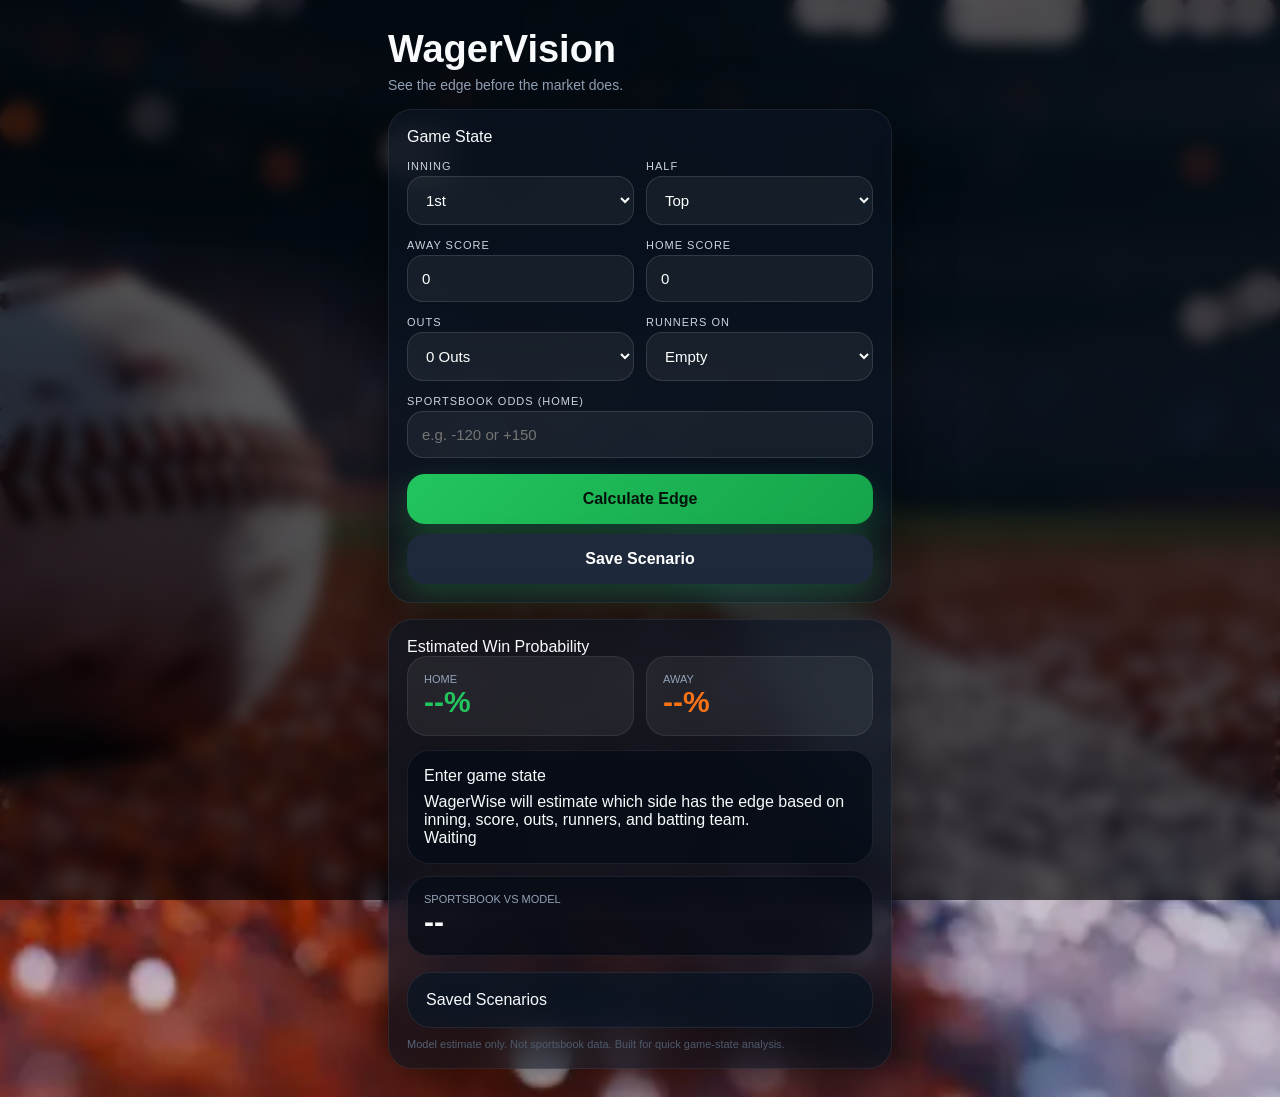
<file: index-before-mockup.html>
<!DOCTYPE html>
<html lang="en">
<head>
  <meta charset="UTF-8" />
  <meta name="viewport" content="width=device-width, initial-scale=1.0" />
  <title>WagerVision</title>
<style>
* { box-sizing: border-box; }

body {
  margin: 0;
  font-family: Arial, Helvetica, sans-serif;
  background: url('bg.jpg') center/cover no-repeat;
  color: #f8fafc;
  display: flex;
  justify-content: center;
  min-height: 100vh;
  position: relative;
}

body::before {
  content: "";
  position: fixed;
  inset: 0;
  background: rgba(0,0,0,0.65);
  backdrop-filter: blur(8px);
  z-index: -1;
}

.app {
  width: 100%;
  max-width: 540px;
  padding: 28px 18px;
}

h1 {
  margin: 0;
  font-size: 38px;
  font-weight: 900;
}

.tagline {
  margin-top: 6px;
  color: #94a3b8;
  font-size: 14px;
}

/* CARD */
.card {
  background: rgba(10, 20, 35, 0.65);
  border: 1px solid rgba(255,255,255,0.08);
  border-radius: 24px;
  padding: 18px;
  margin-top: 16px;
  backdrop-filter: blur(18px);
  box-shadow: 0 20px 60px rgba(0,0,0,0.45);
}

/* INPUTS */
label {
  display: block;
  margin-top: 14px;
  margin-bottom: 4px;
  font-size: 11px;
  text-transform: uppercase;
  letter-spacing: 1px;
  color: #cbd5e1;
}

select, input {
  width: 100%;
  padding: 14px;
  border-radius: 16px;
  border: 1px solid rgba(255,255,255,0.12);
  background: rgba(255,255,255,0.06);
  color: white;
  font-size: 15px;
}

.row {
  display: grid;
  grid-template-columns: 1fr 1fr;
  gap: 12px;
}

/* BUTTON */
button {
  width: 100%;
  margin-top: 16px;
  padding: 16px;
  border: none;
  border-radius: 18px;
  background: linear-gradient(135deg, #22c55e, #16a34a);
  color: #04130a;
  font-size: 16px;
  font-weight: 800;
  box-shadow: 0 12px 30px rgba(34,197,94,0.25);
}

/* RESULTS */
.results-grid {
  display: grid;
  grid-template-columns: 1fr 1fr;
  gap: 12px;
}

.result-box {
  background: rgba(255,255,255,0.06);
  border: 1px solid rgba(255,255,255,0.08);
  border-radius: 20px;
  padding: 16px;
}

.result-label {
  font-size: 11px;
  text-transform: uppercase;
  color: #94a3b8;
}

.result-number {
  font-size: 30px;
  font-weight: 900;
}

.home-win { color: #22c55e; }
.away-win { color: #f97316; }

/* EDGE CARD */
.edge-card {
  margin-top: 14px;
  background: rgba(5, 12, 22, 0.7);
  border: 1px solid rgba(255,255,255,0.08);
  border-radius: 22px;
  padding: 16px;
}

/* DECISION */
#decisionBox {
  font-size: 22px;
  font-weight: 900;
  margin-bottom: 6px;
}

.decision-strong { color: #22c55e; }
.decision-lean { color: #eab308; }
.decision-pass { color: #64748b; }

.small {
  color: #cbd5e1;
  font-size: 13px;
}

.disclaimer {
  margin-top: 10px;
  font-size: 11px;
  color: #64748b;
}
</style>
</head>

<body>
  <div class="app">
    <div class="header">
      <h1>WagerVision</h1>
	<div class="tagline">See the edge before the market does.</div>
    </div>

    <div class="card">
      <div class="section-title">Game State</div>

      <div class="row">
        <div>
          <label>Inning</label>
          <select id="inning">
            <option value="1">1st</option>
            <option value="2">2nd</option>
            <option value="3">3rd</option>
            <option value="4">4th</option>
            <option value="5">5th</option>
            <option value="6">6th</option>
            <option value="7">7th</option>
            <option value="8">8th</option>
            <option value="9">9th</option>
          </select>
        </div>

        <div>
          <label>Half</label>
          <select id="half">
            <option value="top">Top</option>
            <option value="bottom">Bottom</option>
          </select>
        </div>
      </div>

      <div class="row">
        <div>
          <label>Away Score</label>
          <input id="awayScore" type="number" value="0">
        </div>

        <div>
          <label>Home Score</label>
          <input id="homeScore" type="number" value="0">
        </div>
      </div>


      <div class="row">
        <div>
          <label>Outs</label>
          <select id="outs">
            <option value="0">0 Outs</option>
            <option value="1">1 Out</option>
            <option value="2">2 Outs</option>
          </select>
        </div>

        <div>
          <label>Runners On</label>
          <select id="runners">
            <option value="0">Empty</option>
            <option value="1">1st</option>
            <option value="2">2nd</option>
            <option value="3">3rd</option>
            <option value="12">1st & 2nd</option>
            <option value="13">1st & 3rd</option>
            <option value="23">2nd & 3rd</option>
            <option value="123">Loaded</option>
          </select>
        </div>
      </div>

<label>Sportsbook Odds (Home)</label>
<input id="odds" type="number" placeholder="e.g. -120 or +150">

<button onclick="calculateOdds()">Calculate Edge</button>
<button onclick="saveScenario()" style="background:#1e293b; color:white; margin-top:10px;">
  Save Scenario
</button>
</div>

<div class="card">
      <div class="section-title">Estimated Win Probability</div>

      <div class="results-grid">
        <div class="result-box">
          <div class="result-label">Home</div>
          <div id="homeProb" class="result-number home-win">--%</div>
        </div>

        <div class="result-box">
          <div class="result-label">Away</div>
          <div id="awayProb" class="result-number away-win">--%</div>
        </div>
      </div>

      <div class="edge-card">
        <div id="edgeTitle" class="edge-title">Enter game state</div>
       <div id="decisionBox" style="
  font-size: 20px;
  font-weight: 900;
  margin-bottom: 8px;
"></div>
	 <div id="edgeSubtitle" class="edge-subtitle">
          WagerWise will estimate which side has the edge based on inning, score, outs, runners, and batting team.
        </div>
        <div id="confidence" class="confidence">Waiting</div>
      </div>

	<div class="edge-card" style="margin-top:12px;">
  <div class="result-label">Sportsbook vs Model</div>
  <div id="valueBox" class="result-number">--</div>
  <div id="valueDetails" class="small"></div>
</div>

<div class="card">
  <div class="section-title">Saved Scenarios</div>
  <div id="scenarioList" class="small"></div>
</div>
     
 <div class="disclaimer">
        Model estimate only. Not sportsbook data. Built for quick game-state analysis.
      </div>
    </div>
  </div>

  <script>
    function clamp(num, min, max) {
      return Math.max(min, Math.min(max, num));
    }

    function runnerValue(runners) {
      const values = {
        "0": 0,
        "1": 3,
        "2": 5,
        "3": 6,
        "12": 8,
        "13": 9,
        "23": 10,
        "123": 13
      };

      return values[runners] || 0;
    }

function calculateOdds() {
  const inning = Number(document.getElementById("inning").value);
  const half = document.getElementById("half").value;
  const awayScore = Number(document.getElementById("awayScore").value);
  const homeScore = Number(document.getElementById("homeScore").value);
  const battingTeam = half === "bottom" ? "home" : "away";
  const outs = Number(document.getElementById("outs").value);
  const runners = document.getElementById("runners").value;
  const oddsInput = Number(document.getElementById("odds").value);

  let homeChance = 50;

  const scoreDiff = homeScore - awayScore;
  const lateFactor = 1 + (inning / 10);

  homeChance += scoreDiff * 9 * lateFactor;

  if (inning >= 8) homeChance += scoreDiff * 4;
  if (half === "bottom") homeChance += 3;

  homeChance += 2;

  const basePressure = runnerValue(runners);
  const outPenalty = outs * 4;

  if (battingTeam === "home") {
    homeChance += basePressure;
    homeChance -= outPenalty;
  } else {
    homeChance -= basePressure;
    homeChance += outPenalty;
  }

  if (inning === 9 && half === "bottom" && homeScore > awayScore) {
    homeChance = 99;
  }

  homeChance = clamp(homeChance, 1, 99);

  const awayChance = 100 - homeChance;
  const edgeGap = Math.abs(homeChance - awayChance);

  document.getElementById("homeProb").textContent = homeChance.toFixed(1) + "%";
  document.getElementById("awayProb").textContent = awayChance.toFixed(1) + "%";

  const edgeTitle = document.getElementById("edgeTitle");
  const edgeSubtitle = document.getElementById("edgeSubtitle");
  const confidence = document.getElementById("confidence");

  const leadingTeam = homeChance >= 50 ? "Home team" : "Away team";

  let strength = "Toss-Up";
  if (edgeGap >= 40) strength = "Strong Edge";
  else if (edgeGap >= 20) strength = "Clear Edge";
  else if (edgeGap >= 8) strength = "Slight Edge";

let decision = "PASS";

if (edgeGap >= 25) {
  decision = homeChance > 50 ? "TAKE HOME" : "TAKE AWAY";
} else if (edgeGap >= 10) {
  decision = homeChance > 50 ? "LEAN HOME" : "LEAN AWAY";
}

  edgeTitle.textContent = strength + ": " + leadingTeam;
const decisionBox = document.getElementById("decisionBox");
decisionBox.textContent = decision;

decisionBox.className = "";

if (decision.includes("TAKE")) {
  decisionBox.classList.add("decision-strong");
} else if (decision.includes("LEAN")) {
  decisionBox.classList.add("decision-lean");
} else {
  decisionBox.classList.add("decision-pass");
}

  let message = "This read is based on score pressure, inning leverage, runners, outs, and home advantage.";

  if (oddsInput) {
    const implied = oddsInput > 0
      ? (100 / (oddsInput + 100)) * 100
      : (Math.abs(oddsInput) / (Math.abs(oddsInput) + 100)) * 100;

    const modelEdge = homeChance - implied;

    if (modelEdge >= 5) {
      message += " Value on Home.";
    } else if (modelEdge <= -5) {
      message += " Value on Away.";
    } else {
      message += " No clear value.";
    }
  }

let valueText = "--";
let valueClass = "value-neutral";
let valueDetails = "";

if (oddsInput) {
  const implied = oddsInput > 0
    ? (100 / (oddsInput + 100)) * 100
    : (Math.abs(oddsInput) / (Math.abs(oddsInput) + 100)) * 100;

  const modelEdge = homeChance - implied;

  valueDetails = "Book: " + implied.toFixed(1) + "% | Model: " + homeChance.toFixed(1) + "%";

if (modelEdge >= 5) {
  valueText = "Value: Home +" + modelEdge.toFixed(1) + "%";
  valueClass = "value-green";
} else if (modelEdge <= -5) {
  valueText = "Value: Away " + modelEdge.toFixed(1) + "%";
  valueClass = "value-green";
} else {
  valueText = "No Edge";
  valueClass = "value-red";
}
}

const valueBox = document.getElementById("valueBox");
valueBox.textContent = valueText;
valueBox.className = "result-number " + valueClass;
document.getElementById("valueDetails").textContent = valueDetails;
  edgeSubtitle.textContent = message;
  confidence.textContent = strength;
}
function saveScenario() {
  const scenario = {
    inning: document.getElementById("inning").value,
    half: document.getElementById("half").value,
    away: document.getElementById("awayScore").value,
    home: document.getElementById("homeScore").value,
    outs: document.getElementById("outs").value,
    runners: document.getElementById("runners").value,
    odds: document.getElementById("odds").value
  };

  let list = JSON.parse(localStorage.getItem("scenarios") || "[]");
  list.unshift(scenario);
  localStorage.setItem("scenarios", JSON.stringify(list));

  loadScenarios();
}

function loadScenarios() {
  const list = JSON.parse(localStorage.getItem("scenarios") || "[]");
  const container = document.getElementById("scenarioList");

  container.innerHTML = "";

  list.forEach((s, i) => {
    container.innerHTML += `
      <div style="margin-bottom:10px; cursor:pointer;" onclick="loadScenario(${i})">
        Inning ${s.inning} (${s.half}) | ${s.away}-${s.home} | Outs: ${s.outs}
      </div>
    `;
  });
}

function loadScenario(i) {
  const list = JSON.parse(localStorage.getItem("scenarios") || "[]");
  const s = list[i];

  document.getElementById("inning").value = s.inning;
  document.getElementById("half").value = s.half;
  document.getElementById("awayScore").value = s.away;
  document.getElementById("homeScore").value = s.home;
  document.getElementById("outs").value = s.outs;
  document.getElementById("runners").value = s.runners;
  document.getElementById("odds").value = s.odds;

  calculateOdds();
}

window.onload = loadScenarios;

  </script>
</body>
</html>
</file>
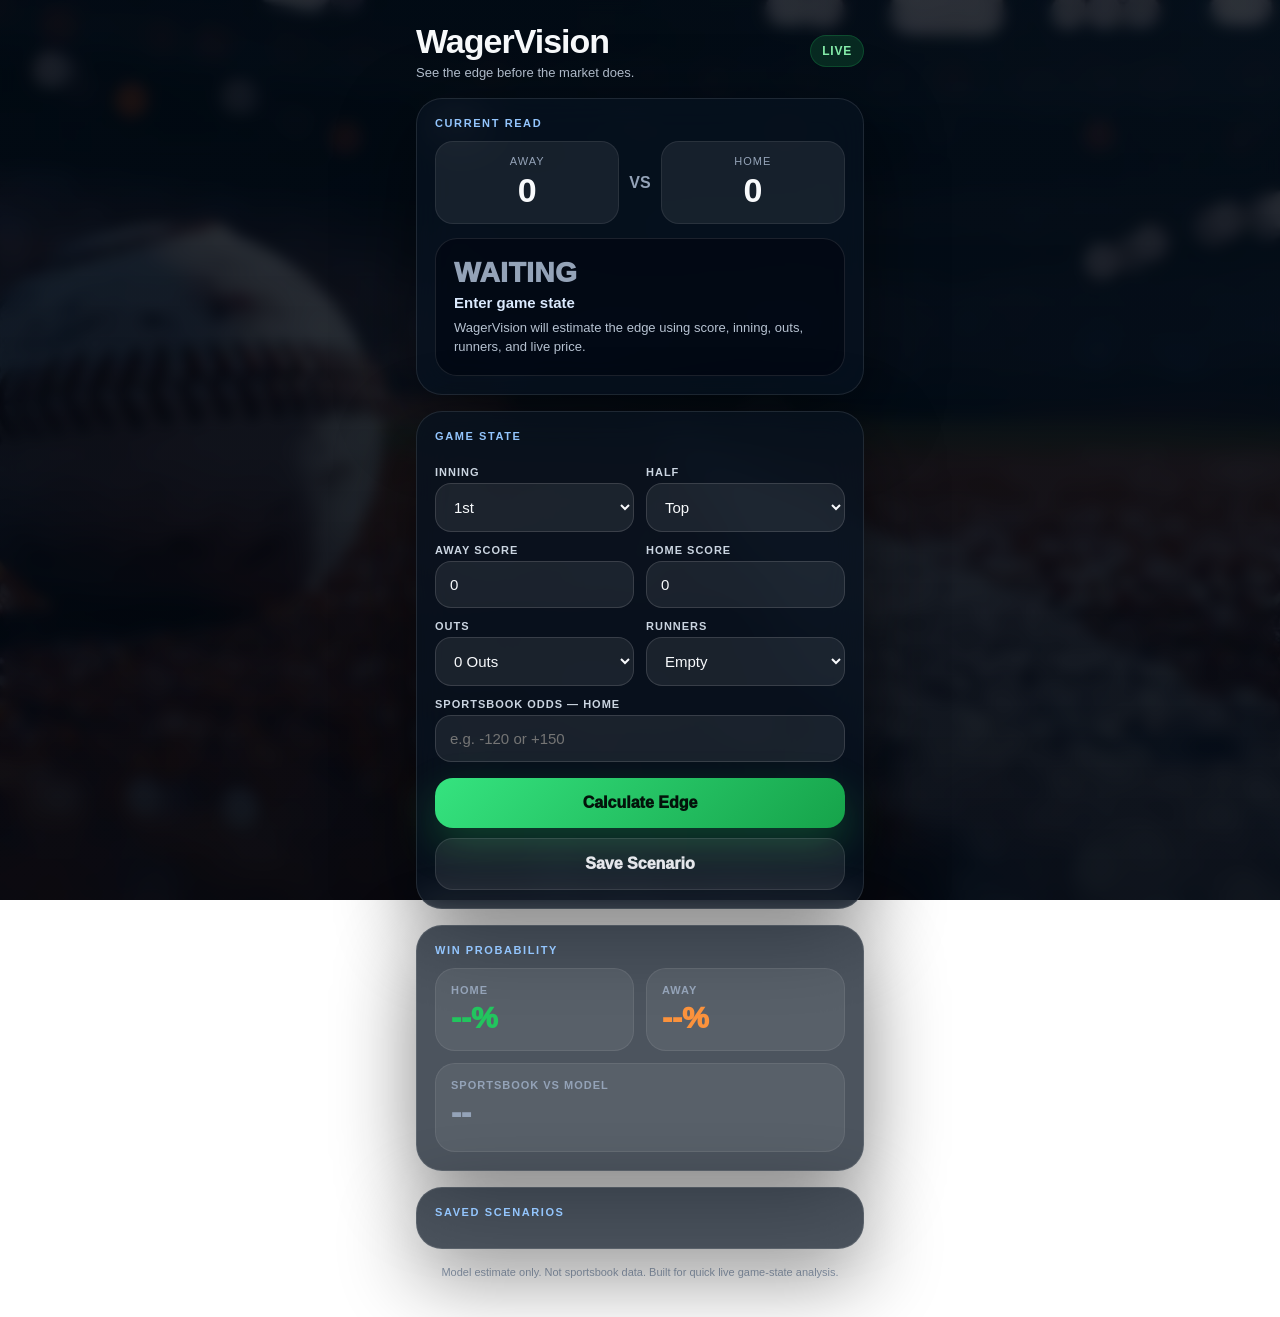
<file: index-before-wagervision-ui.html>
<!DOCTYPE html>
<html lang="en">
<head>
<meta charset="UTF-8" />
<meta name="viewport" content="width=device-width, initial-scale=1.0" />
<title>WagerVision</title>

<style>
* { box-sizing: border-box; }

body {
  margin: 0;
  font-family: Arial, Helvetica, sans-serif;
  min-height: 100vh;
  color: #f8fafc;
  background: url("bg.jpg") center/cover no-repeat fixed;
  display: flex;
  justify-content: center;
}

body::before {
  content: "";
  position: fixed;
  inset: 0;
  background:
    linear-gradient(180deg, rgba(1,8,16,0.70), rgba(1,8,16,0.88)),
    rgba(0,0,0,0.35);
  backdrop-filter: blur(7px);
  z-index: -1;
}

.app {
  width: 100%;
  max-width: 480px;
  padding: 22px 16px 36px;
}

.topbar {
  display: flex;
  justify-content: space-between;
  align-items: center;
  margin-bottom: 18px;
}

.brand h1 {
  margin: 0;
  font-size: 34px;
  letter-spacing: -1px;
  font-weight: 900;
}

.brand p {
  margin: 4px 0 0;
  color: #b6c2d1;
  font-size: 13px;
}

.live-pill {
  padding: 8px 11px;
  border-radius: 999px;
  background: rgba(34,197,94,0.16);
  color: #86efac;
  font-size: 12px;
  font-weight: 900;
  letter-spacing: 0.8px;
  border: 1px solid rgba(34,197,94,0.22);
}

.hero-card, .panel {
  background: rgba(8, 18, 32, 0.72);
  border: 1px solid rgba(255,255,255,0.10);
  border-radius: 26px;
  box-shadow: 0 24px 80px rgba(0,0,0,0.48);
  backdrop-filter: blur(18px);
}

.hero-card {
  padding: 18px;
  margin-bottom: 16px;
}

.panel {
  padding: 18px;
  margin-bottom: 16px;
}

.section-title {
  color: #93c5fd;
  text-transform: uppercase;
  font-size: 11px;
  letter-spacing: 1.6px;
  font-weight: 900;
  margin-bottom: 12px;
}

.score-strip {
  display: grid;
  grid-template-columns: 1fr auto 1fr;
  align-items: center;
  gap: 10px;
  margin-bottom: 14px;
}

.team {
  background: rgba(255,255,255,0.07);
  border: 1px solid rgba(255,255,255,0.08);
  border-radius: 18px;
  padding: 13px;
  text-align: center;
}

.team-label {
  color: #94a3b8;
  font-size: 11px;
  text-transform: uppercase;
  letter-spacing: 1px;
  margin-bottom: 4px;
}

.score {
  font-size: 34px;
  font-weight: 900;
}

.vs {
  color: #94a3b8;
  font-weight: 900;
}

.decision {
  margin-top: 14px;
  padding: 18px;
  border-radius: 22px;
  background: rgba(2, 8, 18, 0.72);
  border: 1px solid rgba(255,255,255,0.10);
}

#decisionBox {
  font-size: 28px;
  font-weight: 950;
  letter-spacing: 0.5px;
  margin-bottom: 5px;
}

.edge-title {
  color: #dbeafe;
  font-weight: 800;
  font-size: 15px;
}

.edge-subtitle {
  color: #b6c2d1;
  font-size: 13px;
  line-height: 1.45;
  margin-top: 8px;
}

.decision-strong { color: #22c55e; }
.decision-lean { color: #facc15; }
.decision-pass { color: #94a3b8; }

.row {
  display: grid;
  grid-template-columns: 1fr 1fr;
  gap: 12px;
}

label {
  display: block;
  margin: 12px 0 5px;
  color: #cbd5e1;
  font-size: 11px;
  text-transform: uppercase;
  letter-spacing: 1px;
  font-weight: 900;
}

select, input {
  width: 100%;
  padding: 14px;
  border-radius: 16px;
  border: 1px solid rgba(255,255,255,0.13);
  background: rgba(255,255,255,0.075);
  color: #f8fafc;
  font-size: 15px;
  outline: none;
}

select:focus, input:focus {
  border-color: rgba(34,197,94,0.7);
  box-shadow: 0 0 0 3px rgba(34,197,94,0.13);
}

button {
  width: 100%;
  margin-top: 16px;
  padding: 16px;
  border: none;
  border-radius: 18px;
  background: linear-gradient(135deg, #35e37f, #16a34a);
  color: #03130a;
  font-size: 16px;
  font-weight: 950;
  cursor: pointer;
  box-shadow: 0 16px 40px rgba(34,197,94,0.28);
}

.secondary {
  background: rgba(255,255,255,0.08);
  color: #e5e7eb;
  border: 1px solid rgba(255,255,255,0.10);
  box-shadow: none;
  margin-top: 10px;
}

.results-grid {
  display: grid;
  grid-template-columns: 1fr 1fr;
  gap: 12px;
}

.metric {
  background: rgba(255,255,255,0.065);
  border: 1px solid rgba(255,255,255,0.08);
  border-radius: 20px;
  padding: 15px;
}

.metric-label {
  color: #94a3b8;
  font-size: 11px;
  text-transform: uppercase;
  letter-spacing: 1px;
  font-weight: 900;
}

.metric-value {
  margin-top: 5px;
  font-size: 30px;
  font-weight: 950;
}

.home-win { color: #22c55e; }
.away-win { color: #fb923c; }

.value-green { color: #22c55e; }
.value-red { color: #ef4444; }
.value-neutral { color: #94a3b8; }

#valueDetails {
  color: #b6c2d1;
  font-size: 13px;
  margin-top: 6px;
}

.scenario-item {
  padding: 12px;
  border-radius: 16px;
  background: rgba(255,255,255,0.07);
  border: 1px solid rgba(255,255,255,0.08);
  margin-bottom: 10px;
  cursor: pointer;
  color: #dbeafe;
  font-size: 13px;
}

.disclaimer {
  color: #94a3b8;
  font-size: 11px;
  line-height: 1.45;
  text-align: center;
  margin-top: 12px;
}
</style>
</head>

<body>
<div class="app">

  <div class="topbar">
    <div class="brand">
      <h1>WagerVision</h1>
      <p>See the edge before the market does.</p>
    </div>
    <div class="live-pill">LIVE</div>
  </div>

  <div class="hero-card">
    <div class="section-title">Current Read</div>

    <div class="score-strip">
      <div class="team">
        <div class="team-label">Away</div>
        <div id="awayScoreBig" class="score">0</div>
      </div>
      <div class="vs">VS</div>
      <div class="team">
        <div class="team-label">Home</div>
        <div id="homeScoreBig" class="score">0</div>
      </div>
    </div>

    <div class="decision">
      <div id="decisionBox" class="decision-pass">WAITING</div>
      <div id="edgeTitle" class="edge-title">Enter game state</div>
      <div id="edgeSubtitle" class="edge-subtitle">
        WagerVision will estimate the edge using score, inning, outs, runners, and live price.
      </div>
    </div>
  </div>

  <div class="panel">
    <div class="section-title">Game State</div>

    <div class="row">
      <div>
        <label>Inning</label>
        <select id="inning">
          <option value="1">1st</option><option value="2">2nd</option>
          <option value="3">3rd</option><option value="4">4th</option>
          <option value="5">5th</option><option value="6">6th</option>
          <option value="7">7th</option><option value="8">8th</option>
          <option value="9">9th</option>
        </select>
      </div>

      <div>
        <label>Half</label>
        <select id="half">
          <option value="top">Top</option>
          <option value="bottom">Bottom</option>
        </select>
      </div>
    </div>

    <div class="row">
      <div>
        <label>Away Score</label>
        <input id="awayScore" type="number" value="0">
      </div>
      <div>
        <label>Home Score</label>
        <input id="homeScore" type="number" value="0">
      </div>
    </div>

    <div class="row">
      <div>
        <label>Outs</label>
        <select id="outs">
          <option value="0">0 Outs</option>
          <option value="1">1 Out</option>
          <option value="2">2 Outs</option>
        </select>
      </div>

      <div>
        <label>Runners</label>
        <select id="runners">
          <option value="0">Empty</option>
          <option value="1">1st</option>
          <option value="2">2nd</option>
          <option value="3">3rd</option>
          <option value="12">1st & 2nd</option>
          <option value="13">1st & 3rd</option>
          <option value="23">2nd & 3rd</option>
          <option value="123">Loaded</option>
        </select>
      </div>
    </div>

    <label>Sportsbook Odds — Home</label>
    <input id="odds" type="number" placeholder="e.g. -120 or +150">

    <button onclick="calculateOdds()">Calculate Edge</button>
    <button class="secondary" onclick="saveScenario()">Save Scenario</button>
  </div>

  <div class="panel">
    <div class="section-title">Win Probability</div>

    <div class="results-grid">
      <div class="metric">
        <div class="metric-label">Home</div>
        <div id="homeProb" class="metric-value home-win">--%</div>
      </div>

      <div class="metric">
        <div class="metric-label">Away</div>
        <div id="awayProb" class="metric-value away-win">--%</div>
      </div>
    </div>

    <div class="metric" style="margin-top:12px;">
      <div class="metric-label">Sportsbook vs Model</div>
      <div id="valueBox" class="metric-value value-neutral">--</div>
      <div id="valueDetails"></div>
    </div>
  </div>

  <div class="panel">
    <div class="section-title">Saved Scenarios</div>
    <div id="scenarioList"></div>
  </div>

  <div class="disclaimer">
    Model estimate only. Not sportsbook data. Built for quick live game-state analysis.
  </div>

</div>

<script>
function clamp(num, min, max) {
  return Math.max(min, Math.min(max, num));
}

function runnerValue(runners) {
  const values = {
    "0": 0, "1": 3, "2": 5, "3": 6,
    "12": 8, "13": 9, "23": 10, "123": 13
  };
  return values[runners] || 0;
}

function calculateOdds() {
  const inning = Number(document.getElementById("inning").value);
  const half = document.getElementById("half").value;
  const awayScore = Number(document.getElementById("awayScore").value);
  const homeScore = Number(document.getElementById("homeScore").value);
  const battingTeam = half === "bottom" ? "home" : "away";
  const outs = Number(document.getElementById("outs").value);
  const runners = document.getElementById("runners").value;
  const oddsInput = Number(document.getElementById("odds").value);

  document.getElementById("awayScoreBig").textContent = awayScore;
  document.getElementById("homeScoreBig").textContent = homeScore;

  let homeChance = 50;
  const scoreDiff = homeScore - awayScore;
  const lateFactor = 1 + (inning / 10);

  homeChance += scoreDiff * 9 * lateFactor;
  if (inning >= 8) homeChance += scoreDiff * 4;
  if (half === "bottom") homeChance += 3;
  homeChance += 2;

  const basePressure = runnerValue(runners);
  const outPenalty = outs * 4;

  if (battingTeam === "home") {
    homeChance += basePressure;
    homeChance -= outPenalty;
  } else {
    homeChance -= basePressure;
    homeChance += outPenalty;
  }

  if (inning === 9 && half === "bottom" && homeScore > awayScore) {
    homeChance = 99;
  }

  homeChance = clamp(homeChance, 1, 99);

  const awayChance = 100 - homeChance;
  const edgeGap = Math.abs(homeChance - awayChance);

  document.getElementById("homeProb").textContent = homeChance.toFixed(1) + "%";
  document.getElementById("awayProb").textContent = awayChance.toFixed(1) + "%";

  const leadingTeam = homeChance >= 50 ? "Home team" : "Away team";

  let strength = "Toss-Up";
  if (edgeGap >= 40) strength = "Strong Edge";
  else if (edgeGap >= 20) strength = "Clear Edge";
  else if (edgeGap >= 8) strength = "Slight Edge";

  let decision = "PASS";
  if (edgeGap >= 25) {
    decision = homeChance > 50 ? "TAKE HOME" : "TAKE AWAY";
  } else if (edgeGap >= 10) {
    decision = homeChance > 50 ? "LEAN HOME" : "LEAN AWAY";
  }

  const decisionBox = document.getElementById("decisionBox");
  decisionBox.textContent = decision;
  decisionBox.className = "";

  if (decision.includes("TAKE")) decisionBox.classList.add("decision-strong");
  else if (decision.includes("LEAN")) decisionBox.classList.add("decision-lean");
  else decisionBox.classList.add("decision-pass");

  document.getElementById("edgeTitle").textContent = strength + ": " + leadingTeam;

  let message = "This read is based on live score pressure, inning leverage, runners, outs, and home advantage.";

  let valueText = "--";
  let valueClass = "value-neutral";
  let valueDetails = "";

  if (oddsInput) {
    const implied = oddsInput > 0
      ? (100 / (oddsInput + 100)) * 100
      : (Math.abs(oddsInput) / (Math.abs(oddsInput) + 100)) * 100;

    const modelEdge = homeChance - implied;
    valueDetails = "Book: " + implied.toFixed(1) + "% | Model: " + homeChance.toFixed(1) + "%";

    if (modelEdge >= 5) {
      valueText = "Value: Home +" + modelEdge.toFixed(1) + "%";
      valueClass = "value-green";
      message += " The model sees value on the Home side.";
    } else if (modelEdge <= -5) {
      valueText = "Value: Away +" + Math.abs(modelEdge).toFixed(1) + "%";
      valueClass = "value-green";
      message += " The model sees value on the Away side.";
    } else {
      valueText = "No Clear Edge";
      valueClass = "value-red";
      message += " The sportsbook line is close to the model.";
    }
  }

  const valueBox = document.getElementById("valueBox");
  valueBox.textContent = valueText;
  valueBox.className = "metric-value " + valueClass;

  document.getElementById("valueDetails").textContent = valueDetails;
  document.getElementById("edgeSubtitle").textContent = message;
}

function saveScenario() {
  const scenario = {
    inning: document.getElementById("inning").value,
    half: document.getElementById("half").value,
    away: document.getElementById("awayScore").value,
    home: document.getElementById("homeScore").value,
    outs: document.getElementById("outs").value,
    runners: document.getElementById("runners").value,
    odds: document.getElementById("odds").value
  };

  let list = JSON.parse(localStorage.getItem("scenarios") || "[]");
  list.unshift(scenario);
  localStorage.setItem("scenarios", JSON.stringify(list));
  loadScenarios();
}

function loadScenarios() {
  const list = JSON.parse(localStorage.getItem("scenarios") || "[]");
  const container = document.getElementById("scenarioList");
  container.innerHTML = "";

  list.forEach((s, i) => {
    const halfText = s.half === "bottom" ? "Bottom" : "Top";
    container.innerHTML += `
      <div class="scenario-item" onclick="loadScenario(${i})">
        ${halfText} ${s.inning} | Away ${s.away} - Home ${s.home} | Outs: ${s.outs}
      </div>
    `;
  });
}

function loadScenario(i) {
  const list = JSON.parse(localStorage.getItem("scenarios") || "[]");
  const s = list[i];

  document.getElementById("inning").value = s.inning;
  document.getElementById("half").value = s.half;
  document.getElementById("awayScore").value = s.away;
  document.getElementById("homeScore").value = s.home;
  document.getElementById("outs").value = s.outs;
  document.getElementById("runners").value = s.runners;
  document.getElementById("odds").value = s.odds;

  calculateOdds();
}

window.onload = loadScenarios;
</script>
</body>
</html>
</file>
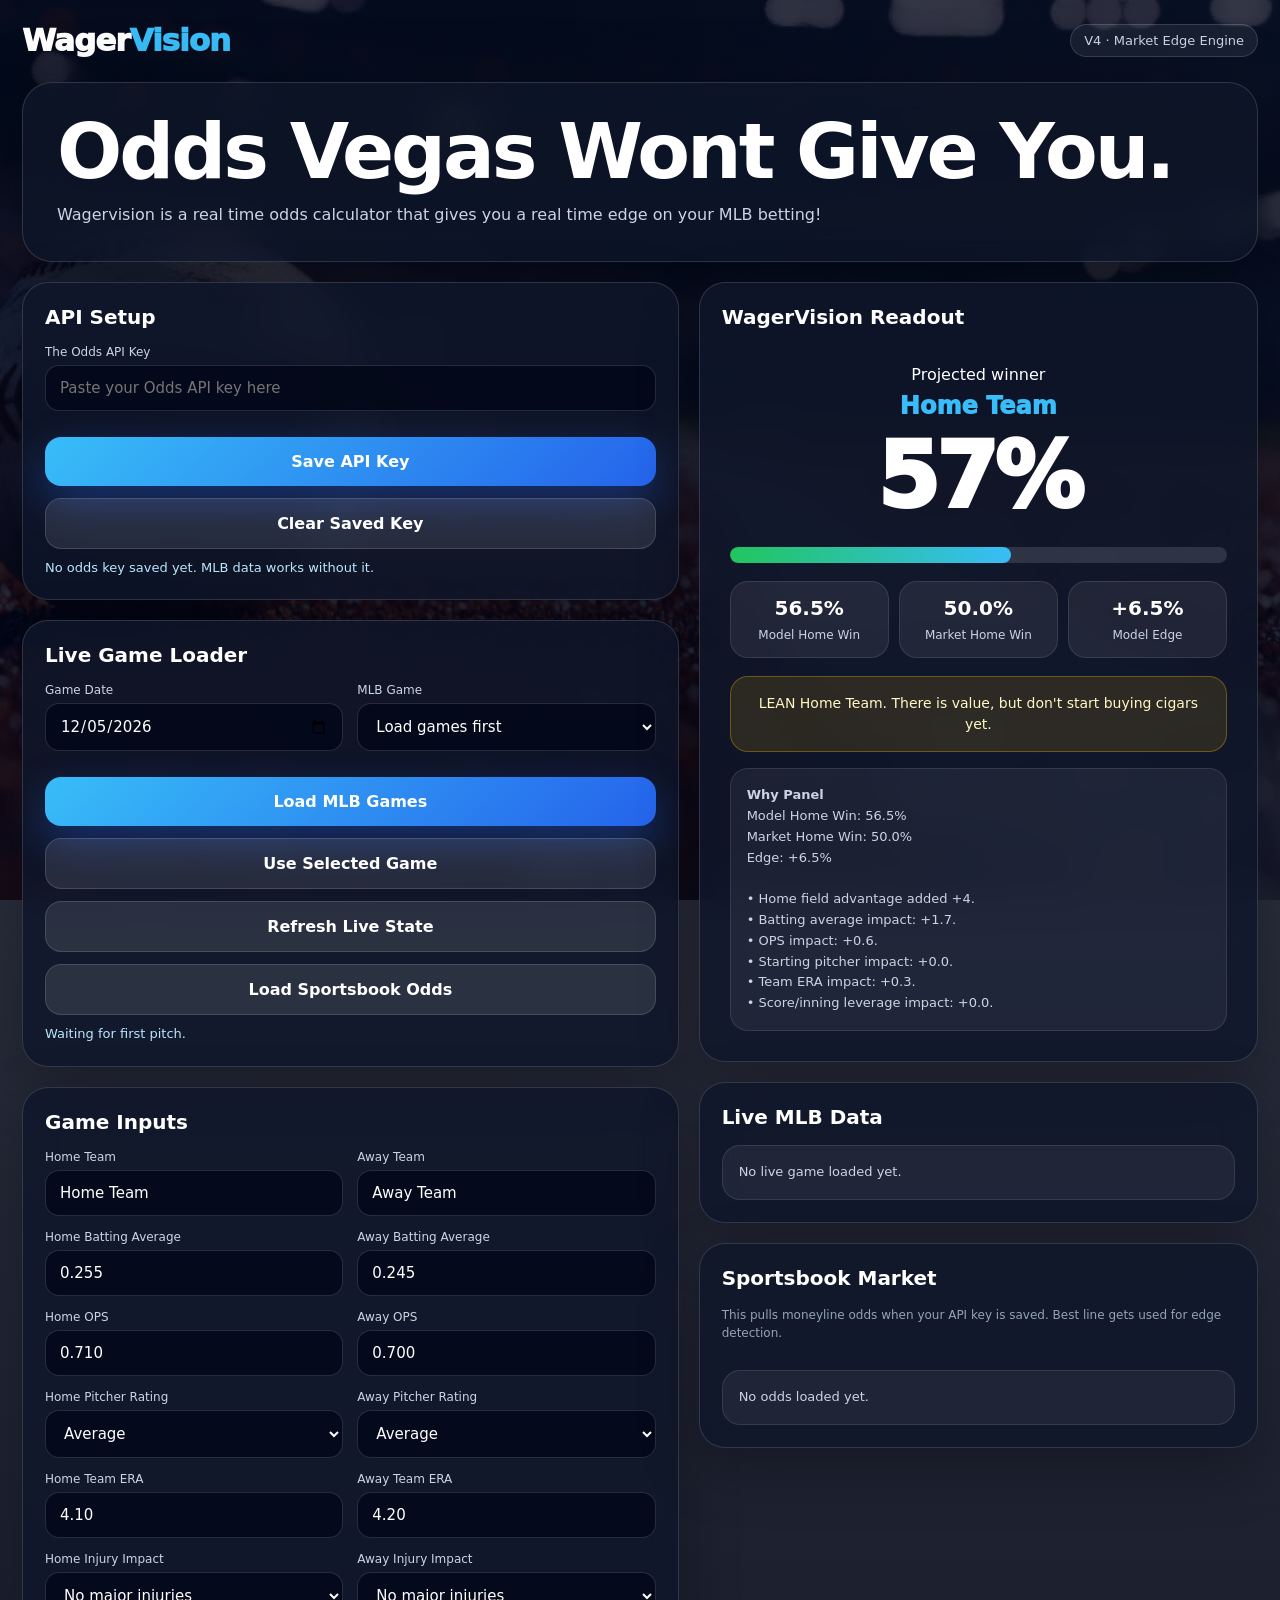
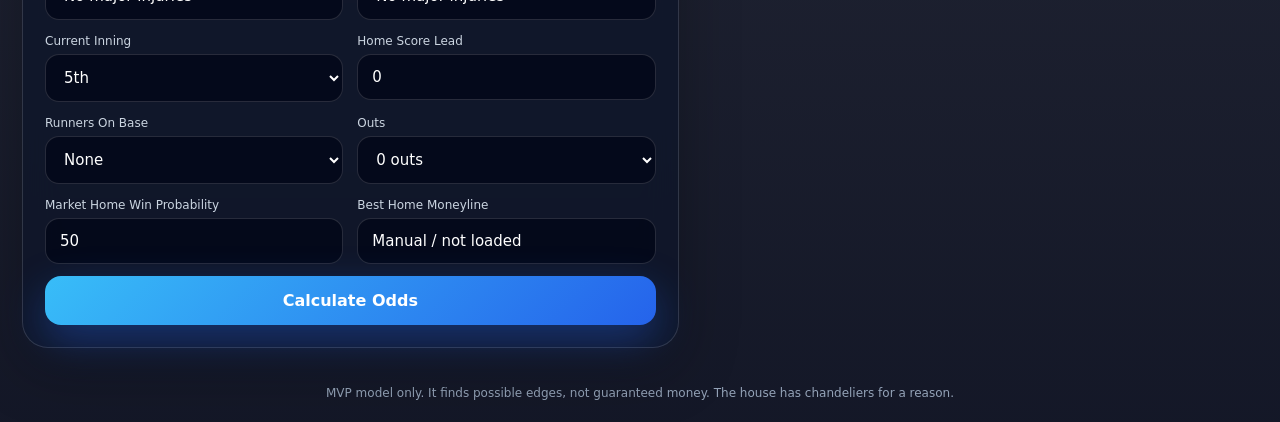
<file: index-v4-backup.html>
<!DOCTYPE html>
<html lang="en">
<head>
  <meta charset="UTF-8" />
  <meta name="viewport" content="width=device-width, initial-scale=1.0" />
  <title>WagerVision</title>

  <style>
    * {
      box-sizing: border-box;
      margin: 0;
      padding: 0;
      font-family: Inter, system-ui, -apple-system, BlinkMacSystemFont, "Segoe UI", sans-serif;
    }

    body {
      min-height: 100vh;
      color: white;
      background:
        linear-gradient(rgba(2,6,23,.78), rgba(2,6,23,.93)),
        url("bg.jpg") center/cover fixed no-repeat;
      padding: 22px;
    }

    .app {
      max-width: 1240px;
      margin: auto;
    }

    header {
      display: flex;
      justify-content: space-between;
      align-items: center;
      margin-bottom: 24px;
      gap: 14px;
    }

    .logo {
      font-size: 31px;
      font-weight: 950;
      letter-spacing: -1px;
    }

    .logo span {
      color: #38bdf8;
    }

    .tag {
      padding: 8px 13px;
      border-radius: 999px;
      border: 1px solid rgba(255,255,255,.15);
      background: rgba(255,255,255,.07);
      color: #cbd5e1;
      font-size: 13px;
      white-space: nowrap;
    }

    .hero {
      background: rgba(15,23,42,.76);
      border: 1px solid rgba(255,255,255,.14);
      border-radius: 30px;
      padding: 34px;
      margin-bottom: 20px;
      box-shadow: 0 24px 80px rgba(0,0,0,.35);
      backdrop-filter: blur(18px);
    }

    .hero h1 {
      font-size: clamp(38px, 6vw, 78px);
      line-height: .92;
      letter-spacing: -3px;
      margin-bottom: 14px;
    }

    .hero p {
      color: #cbd5e1;
      max-width: 840px;
      line-height: 1.6;
    }

    .grid {
      display: grid;
      grid-template-columns: 1.08fr .92fr;
      gap: 20px;
    }

    .card {
      background: rgba(15,23,42,.82);
      border: 1px solid rgba(255,255,255,.14);
      border-radius: 26px;
      padding: 22px;
      box-shadow: 0 20px 60px rgba(0,0,0,.28);
      backdrop-filter: blur(18px);
      margin-bottom: 20px;
    }

    h2 {
      font-size: 20px;
      margin-bottom: 16px;
    }

    h3 {
      font-size: 15px;
      color: #e2e8f0;
      margin-bottom: 10px;
    }

    .form-grid {
      display: grid;
      grid-template-columns: repeat(2, 1fr);
      gap: 14px;
    }

    .full {
      grid-column: 1 / -1;
    }

    label {
      display: block;
      margin-bottom: 6px;
      color: #cbd5e1;
      font-size: 12px;
    }

    input, select {
      width: 100%;
      padding: 13px 14px;
      border-radius: 14px;
      border: 1px solid rgba(255,255,255,.14);
      background: rgba(2,6,23,.76);
      color: white;
      font-size: 15px;
      outline: none;
    }

    input:focus, select:focus {
      border-color: #38bdf8;
      box-shadow: 0 0 0 3px rgba(56,189,248,.17);
    }

    button {
      width: 100%;
      margin-top: 12px;
      padding: 15px 18px;
      border: 0;
      border-radius: 16px;
      background: linear-gradient(135deg, #38bdf8, #2563eb);
      color: white;
      font-weight: 900;
      font-size: 16px;
      cursor: pointer;
      box-shadow: 0 16px 42px rgba(37,99,235,.38);
    }

    button.secondary {
      background: rgba(255,255,255,.1);
      box-shadow: none;
      border: 1px solid rgba(255,255,255,.14);
    }

    button.danger {
      background: rgba(239,68,68,.18);
      box-shadow: none;
      border: 1px solid rgba(239,68,68,.32);
    }

    button:hover {
      transform: translateY(-1px);
    }

    .status {
      margin-top: 10px;
      color: #bae6fd;
      font-size: 13px;
      line-height: 1.4;
    }

    .result {
      text-align: center;
      padding: 20px 8px 8px;
    }

    .team-name {
      color: #38bdf8;
      font-weight: 950;
      font-size: 24px;
      margin-top: 8px;
    }

    .prob {
      font-size: clamp(54px, 8vw, 90px);
      font-weight: 950;
      letter-spacing: -4px;
      margin: 4px 0 8px;
    }

    .meter {
      height: 16px;
      border-radius: 999px;
      background: rgba(255,255,255,.13);
      overflow: hidden;
      margin: 18px 0;
    }

    .bar {
      height: 100%;
      width: 50%;
      border-radius: 999px;
      background: linear-gradient(90deg, #22c55e, #38bdf8);
      transition: width .35s ease;
    }

    .mini-grid {
      display: grid;
      grid-template-columns: repeat(3, 1fr);
      gap: 10px;
      margin-top: 15px;
    }

    .mini {
      padding: 14px;
      border-radius: 18px;
      background: rgba(255,255,255,.07);
      border: 1px solid rgba(255,255,255,.1);
    }

    .mini strong {
      display: block;
      font-size: 20px;
      margin-bottom: 4px;
    }

    .mini span {
      color: #cbd5e1;
      font-size: 12px;
    }

    .edge {
      margin-top: 18px;
      padding: 16px;
      border-radius: 18px;
      background: rgba(34,197,94,.12);
      border: 1px solid rgba(34,197,94,.28);
      color: #dcfce7;
      font-size: 14px;
      line-height: 1.5;
    }

    .edge.yellow {
      background: rgba(234,179,8,.13);
      border-color: rgba(234,179,8,.34);
      color: #fef9c3;
    }

    .edge.red {
      background: rgba(239,68,68,.13);
      border-color: rgba(239,68,68,.34);
      color: #fee2e2;
    }

    .edge.neutral {
      background: rgba(148,163,184,.12);
      border-color: rgba(148,163,184,.25);
      color: #e2e8f0;
    }

    .data-box {
      margin-top: 16px;
      text-align: left;
      padding: 16px;
      border-radius: 18px;
      background: rgba(255,255,255,.06);
      border: 1px solid rgba(255,255,255,.1);
      color: #cbd5e1;
      font-size: 13px;
      line-height: 1.6;
    }

    .pill-row {
      display: flex;
      flex-wrap: wrap;
      gap: 8px;
      margin-top: 12px;
    }

    .pill {
      padding: 7px 10px;
      border-radius: 999px;
      background: rgba(56,189,248,.12);
      border: 1px solid rgba(56,189,248,.28);
      color: #e0f2fe;
      font-size: 12px;
    }

    .odds-list {
      display: grid;
      gap: 10px;
      margin-top: 12px;
    }

    .book-row {
      display: grid;
      grid-template-columns: 1.1fr .8fr .8fr;
      gap: 10px;
      align-items: center;
      padding: 12px;
      border-radius: 16px;
      background: rgba(255,255,255,.06);
      border: 1px solid rgba(255,255,255,.09);
      font-size: 13px;
    }

    .book-row strong {
      color: white;
    }

    .positive {
      color: #86efac;
      font-weight: 900;
    }

    .negative {
      color: #fca5a5;
      font-weight: 900;
    }

    .small {
      color: #94a3b8;
      font-size: 12px;
      line-height: 1.5;
    }

    .footer {
      text-align: center;
      color: #94a3b8;
      font-size: 12px;
      margin-top: 18px;
    }

    hr {
      border: 0;
      border-top: 1px solid rgba(255,255,255,.12);
      margin: 22px 0;
    }

    @media (max-width: 900px) {
      body {
        padding: 14px;
      }

      header {
        flex-direction: column;
        align-items: flex-start;
      }

      .grid, .form-grid {
        grid-template-columns: 1fr;
      }

      .mini-grid {
        grid-template-columns: 1fr;
      }

      .hero {
        padding: 24px;
      }

      .book-row {
        grid-template-columns: 1fr;
      }
    }
  </style>
</head>

<body>
  <div class="app">
    <header>
      <div class="logo">Wager<span>Vision</span></div>
      <div class="tag">V4 · Market Edge Engine</div>
    </header>

    <section class="hero">
      <h1>Odds Vegas Wont Give You.</h1>
      <p>
        Wagervision is a real time odds calculator that gives you a real time edge on your MLB betting!
      </p>
    </section>

    <main class="grid">
      <section>
        <div class="card">
          <h2>API Setup</h2>

          <div class="form-grid">
            <div class="full">
              <label>The Odds API Key</label>
              <input id="oddsApiKey" placeholder="Paste your Odds API key here" />
            </div>

            <div class="full">
              <button onclick="saveApiKey()">Save API Key</button>
              <button class="secondary" onclick="clearApiKey()">Clear Saved Key</button>
              <div class="status" id="apiStatus">No odds key saved yet. MLB data works without it.</div>
            </div>
          </div>
        </div>

        <div class="card">
          <h2>Live Game Loader</h2>

          <div class="form-grid">
            <div>
              <label>Game Date</label>
              <input id="gameDate" type="date" />
            </div>

            <div>
              <label>MLB Game</label>
              <select id="gameSelect">
                <option value="">Load games first</option>
              </select>
            </div>

            <div class="full">
              <button onclick="loadGames()">Load MLB Games</button>
              <button class="secondary" onclick="loadSelectedGame()">Use Selected Game</button>
              <button class="secondary" onclick="refreshLiveState()">Refresh Live State</button>
              <button class="secondary" onclick="loadOdds()">Load Sportsbook Odds</button>
              <div class="status" id="loadStatus">Waiting for first pitch.</div>
            </div>
          </div>
        </div>

        <div class="card">
          <h2>Game Inputs</h2>

          <div class="form-grid">
            <div>
              <label>Home Team</label>
              <input id="homeTeam" value="Home Team" />
            </div>

            <div>
              <label>Away Team</label>
              <input id="awayTeam" value="Away Team" />
            </div>

            <div>
              <label>Home Batting Average</label>
              <input id="homeAvg" type="number" step="0.001" value="0.255" />
            </div>

            <div>
              <label>Away Batting Average</label>
              <input id="awayAvg" type="number" step="0.001" value="0.245" />
            </div>

            <div>
              <label>Home OPS</label>
              <input id="homeOps" type="number" step="0.001" value="0.710" />
            </div>

            <div>
              <label>Away OPS</label>
              <input id="awayOps" type="number" step="0.001" value="0.700" />
            </div>

            <div>
              <label>Home Pitcher Rating</label>
              <select id="homePitcher">
                <option value="9">Elite</option>
                <option value="8">Ace</option>
                <option value="6">Good</option>
                <option value="5" selected>Average</option>
                <option value="3">Shaky</option>
                <option value="2">Weak</option>
              </select>
            </div>

            <div>
              <label>Away Pitcher Rating</label>
              <select id="awayPitcher">
                <option value="9">Elite</option>
                <option value="8">Ace</option>
                <option value="6">Good</option>
                <option value="5" selected>Average</option>
                <option value="3">Shaky</option>
                <option value="2">Weak</option>
              </select>
            </div>

            <div>
              <label>Home Team ERA</label>
              <input id="homeEra" type="number" step="0.01" value="4.10" />
            </div>

            <div>
              <label>Away Team ERA</label>
              <input id="awayEra" type="number" step="0.01" value="4.20" />
            </div>

            <div>
              <label>Home Injury Impact</label>
              <select id="homeInjuries">
                <option value="0" selected>No major injuries</option>
                <option value="-3">One key player out</option>
                <option value="-6">Multiple key players out</option>
              </select>
            </div>

            <div>
              <label>Away Injury Impact</label>
              <select id="awayInjuries">
                <option value="0" selected>No major injuries</option>
                <option value="-3">One key player out</option>
                <option value="-6">Multiple key players out</option>
              </select>
            </div>

            <div>
              <label>Current Inning</label>
              <select id="inning">
                <option value="1">1st</option>
                <option value="2">2nd</option>
                <option value="3">3rd</option>
                <option value="4">4th</option>
                <option value="5" selected>5th</option>
                <option value="6">6th</option>
                <option value="7">7th</option>
                <option value="8">8th</option>
                <option value="9">9th+</option>
              </select>
            </div>

            <div>
              <label>Home Score Lead</label>
              <input id="scoreLead" type="number" value="0" />
            </div>

            <div>
              <label>Runners On Base</label>
              <select id="bases">
                <option value="0">None</option>
                <option value="1">One runner</option>
                <option value="2">Two runners</option>
                <option value="3">Bases loaded</option>
              </select>
            </div>

            <div>
              <label>Outs</label>
              <select id="outs">
                <option value="0">0 outs</option>
                <option value="1">1 out</option>
                <option value="2">2 outs</option>
              </select>
            </div>

            <div>
              <label>Market Home Win Probability</label>
              <input id="bookOdds" type="number" value="50" />
            </div>

            <div>
              <label>Best Home Moneyline</label>
              <input id="bestHomeLine" value="Manual / not loaded" />
            </div>
          </div>

          <button onclick="calculateOdds()">Calculate Odds</button>
        </div>
      </section>

      <section>
        <div class="card">
          <h2>WagerVision Readout</h2>

          <div class="result">
            <div>Projected winner</div>
            <div class="team-name" id="winner">Home Team</div>
            <div class="prob" id="probability">50%</div>

            <div class="meter">
              <div class="bar" id="bar"></div>
            </div>

            <div class="mini-grid">
              <div class="mini">
                <strong id="homeProb">50%</strong>
                <span>Model Home Win</span>
              </div>

              <div class="mini">
                <strong id="marketProb">50%</strong>
                <span>Market Home Win</span>
              </div>

              <div class="mini">
                <strong id="edgeValue">0%</strong>
                <span>Model Edge</span>
              </div>
            </div>

            <div class="edge neutral" id="edgeText">
              Load a game, pull odds, then let the machine talk.
            </div>

            <div class="data-box" id="whyBox">
              <strong>Why Panel</strong><br>
              No calculation yet.
            </div>
          </div>
        </div>

        <div class="card">
          <h2>Live MLB Data</h2>
          <div class="data-box" id="dataBox">No live game loaded yet.</div>
        </div>

        <div class="card">
          <h2>Sportsbook Market</h2>
          <div class="small">
            This pulls moneyline odds when your API key is saved. Best line gets used for edge detection.
          </div>
          <div class="odds-list" id="oddsBox">
            <div class="data-box">No odds loaded yet.</div>
          </div>
        </div>
      </section>
    </main>

    <div class="footer">
      MVP model only. It finds possible edges, not guaranteed money. The house has chandeliers for a reason.
    </div>
  </div>

  <script>
    let loadedGames = [];
    let selectedGamePk = null;
    let selectedGameData = null;
    let selectedOddsGame = null;

    function todayISO() {
      const d = new Date();
      return d.toISOString().split("T")[0];
    }

    document.getElementById("gameDate").value = todayISO();

    function num(id) {
      return Number(document.getElementById(id).value);
    }

    function text(id) {
      return document.getElementById(id).value.trim();
    }

    function setVal(id, value) {
      document.getElementById(id).value = value;
    }

    function clamp(value, min, max) {
      return Math.max(min, Math.min(max, value));
    }

    function saveApiKey() {
      const key = text("oddsApiKey");
      if (!key) {
        document.getElementById("apiStatus").textContent = "Paste an API key first.";
        return;
      }

      localStorage.setItem("wagervision_odds_key", key);
      document.getElementById("apiStatus").textContent = "Odds API key saved.";
    }

    function clearApiKey() {
      localStorage.removeItem("wagervision_odds_key");
      setVal("oddsApiKey", "");
      document.getElementById("apiStatus").textContent = "Odds API key cleared.";
    }

    function loadSavedKey() {
      const saved = localStorage.getItem("wagervision_odds_key");
      if (saved) {
        setVal("oddsApiKey", saved);
        document.getElementById("apiStatus").textContent = "Odds API key loaded from this browser.";
      }
    }

    loadSavedKey();

    async function fetchJSON(url) {
      const res = await fetch(url);
      if (!res.ok) {
        throw new Error("Network error");
      }
      return await res.json();
    }

    function statValue(stats, name) {
      try {
        const splits = stats?.stats?.[0]?.splits?.[0]?.stat;
        return splits?.[name] ?? null;
      } catch {
        return null;
      }
    }

    async function loadGames() {
      const date = document.getElementById("gameDate").value;
      const select = document.getElementById("gameSelect");
      const status = document.getElementById("loadStatus");

      status.textContent = "Loading MLB games...";
      select.innerHTML = `<option value="">Loading...</option>`;

      try {
        const url = `https://statsapi.mlb.com/api/v1/schedule?sportId=1&date=${date}&hydrate=probablePitcher`;
        const data = await fetchJSON(url);

        loadedGames = data.dates?.[0]?.games || [];

        if (loadedGames.length === 0) {
          select.innerHTML = `<option value="">No MLB games found for this date</option>`;
          status.textContent = "No games found. Try another date.";
          return;
        }

        select.innerHTML = loadedGames.map((game, index) => {
          const away = game.teams.away.team.name;
          const home = game.teams.home.team.name;
          const awayP = game.teams.away.probablePitcher?.fullName || "TBD";
          const homeP = game.teams.home.probablePitcher?.fullName || "TBD";
          const state = game.status?.abstractGameState || "Scheduled";
          return `<option value="${index}">${away} @ ${home} · ${awayP} vs ${homeP} · ${state}</option>`;
        }).join("");

        status.textContent = `${loadedGames.length} games loaded. Pick one and hit “Use Selected Game.”`;
      } catch (err) {
        select.innerHTML = `<option value="">Could not load games</option>`;
        status.textContent = "Could not load MLB data. Check internet/CORS or try again.";
      }
    }

    async function getTeamStats(teamId, season) {
      const hittingURL = `https://statsapi.mlb.com/api/v1/teams/${teamId}/stats?stats=season&group=hitting&season=${season}`;
      const pitchingURL = `https://statsapi.mlb.com/api/v1/teams/${teamId}/stats?stats=season&group=pitching&season=${season}`;

      const [hitting, pitching] = await Promise.all([
        fetchJSON(hittingURL),
        fetchJSON(pitchingURL)
      ]);

      return {
        avg: Number(statValue(hitting, "avg")) || 0.250,
        ops: Number(statValue(hitting, "ops")) || 0.700,
        runs: Number(statValue(hitting, "runs")) || 0,
        era: Number(statValue(pitching, "era")) || 4.20,
        whip: Number(statValue(pitching, "whip")) || 1.30
      };
    }

    async function getPitcherStats(playerId, season) {
      if (!playerId) return null;

      try {
        const url = `https://statsapi.mlb.com/api/v1/people/${playerId}/stats?stats=season&group=pitching&season=${season}`;
        const data = await fetchJSON(url);
        const stat = data?.stats?.[0]?.splits?.[0]?.stat;

        if (!stat) return null;

        return {
          era: Number(stat.era) || null,
          whip: Number(stat.whip) || null,
          innings: Number(stat.inningsPitched) || null,
          strikeOuts: Number(stat.strikeOuts) || 0,
          walks: Number(stat.baseOnBalls) || 0
        };
      } catch {
        return null;
      }
    }

    function ratePitcher(stats) {
      if (!stats || !stats.era) return 5;

      const era = stats.era;
      const whip = stats.whip || 1.30;

      if (era <= 2.75 && whip <= 1.05) return 9;
      if (era <= 3.35 && whip <= 1.15) return 8;
      if (era <= 3.90 && whip <= 1.25) return 6;
      if (era <= 4.60 && whip <= 1.38) return 5;
      if (era <= 5.20) return 3;
      return 2;
    }

    async function loadSelectedGame() {
      const index = document.getElementById("gameSelect").value;
      const status = document.getElementById("loadStatus");

      if (index === "") {
        status.textContent = "Pick a game first.";
        return;
      }

      const game = loadedGames[Number(index)];
      selectedGamePk = game.gamePk;
      selectedGameData = game;

      const season = new Date(document.getElementById("gameDate").value).getFullYear();

      const homeTeam = game.teams.home.team.name;
      const awayTeam = game.teams.away.team.name;
      const homeId = game.teams.home.team.id;
      const awayId = game.teams.away.team.id;

      const homePitcher = game.teams.home.probablePitcher?.fullName || "TBD";
      const awayPitcher = game.teams.away.probablePitcher?.fullName || "TBD";

      const homePitcherId = game.teams.home.probablePitcher?.id || null;
      const awayPitcherId = game.teams.away.probablePitcher?.id || null;

      status.textContent = "Pulling team stats, pitcher stats, and live game state...";

      try {
        const [homeStats, awayStats, homePStats, awayPStats] = await Promise.all([
          getTeamStats(homeId, season),
          getTeamStats(awayId, season),
          getPitcherStats(homePitcherId, season),
          getPitcherStats(awayPitcherId, season)
        ]);

        setVal("homeTeam", homeTeam);
        setVal("awayTeam", awayTeam);
        setVal("homeAvg", homeStats.avg.toFixed(3));
        setVal("awayAvg", awayStats.avg.toFixed(3));
        setVal("homeEra", homeStats.era.toFixed(2));
        setVal("awayEra", awayStats.era.toFixed(2));
        setVal("homeOps", homeStats.ops.toFixed(3));
        setVal("awayOps", awayStats.ops.toFixed(3));
        setVal("homePitcher", ratePitcher(homePStats));
        setVal("awayPitcher", ratePitcher(awayPStats));

        await refreshLiveState(false);

        document.getElementById("dataBox").innerHTML = `
          <strong>Live MLB Data Loaded</strong><br>
          ${awayTeam} @ ${homeTeam}<br>
          Away probable pitcher: ${awayPitcher} ${awayPStats ? `(ERA ${awayPStats.era || "N/A"}, WHIP ${awayPStats.whip || "N/A"})` : "(stats unavailable)"}<br>
          Home probable pitcher: ${homePitcher} ${homePStats ? `(ERA ${homePStats.era || "N/A"}, WHIP ${homePStats.whip || "N/A"})` : "(stats unavailable)"}<br><br>

          ${homeTeam}: AVG ${homeStats.avg.toFixed(3)}, OPS ${homeStats.ops.toFixed(3)}, ERA ${homeStats.era.toFixed(2)}, WHIP ${homeStats.whip.toFixed(2)}<br>
          ${awayTeam}: AVG ${awayStats.avg.toFixed(3)}, OPS ${awayStats.ops.toFixed(3)}, ERA ${awayStats.era.toFixed(2)}, WHIP ${awayStats.whip.toFixed(2)}

          <div class="pill-row">
            <div class="pill">Pitchers auto-rated</div>
            <div class="pill">Live state ready</div>
            <div class="pill">Market layer ready</div>
          </div>
        `;

        status.textContent = "Game loaded. Now pull odds or calculate manually.";
        calculateOdds();
      } catch (err) {
        status.textContent = "Game loaded, but some stats failed. Using available data.";
        setVal("homeTeam", homeTeam);
        setVal("awayTeam", awayTeam);
        calculateOdds();
      }
    }

    async function refreshLiveState(showMessage = true) {
      const status = document.getElementById("loadStatus");

      if (!selectedGamePk) {
        if (showMessage) status.textContent = "Load a game first.";
        return;
      }

      try {
        if (showMessage) status.textContent = "Refreshing live game state...";

        const url = `https://statsapi.mlb.com/api/v1.1/game/${selectedGamePk}/feed/live`;
        const data = await fetchJSON(url);

        const linescore = data.liveData?.linescore;
        const gameData = data.gameData;

        const homeRuns = Number(linescore?.teams?.home?.runs || 0);
        const awayRuns = Number(linescore?.teams?.away?.runs || 0);
        const homeLead = homeRuns - awayRuns;

        const inning = Number(linescore?.currentInning || 1);
        const outs = Number(linescore?.outs || 0);

        const offense = linescore?.offense || {};
        let bases = 0;
        if (offense.first) bases++;
        if (offense.second) bases++;
        if (offense.third) bases++;

        setVal("scoreLead", homeLead);
        setVal("inning", clamp(inning, 1, 9));
        setVal("outs", clamp(outs, 0, 2));
        setVal("bases", clamp(bases, 0, 3));

        const inningText = linescore?.inningState && linescore?.currentInningOrdinal
          ? `${linescore.inningState} ${linescore.currentInningOrdinal}`
          : "Pregame / unavailable";

        if (showMessage) {
          status.textContent = `Live state updated: ${awayRuns}-${homeRuns}, ${inningText}, ${outs} outs, ${bases} runners on.`;
        }

        calculateOdds();
      } catch {
        if (showMessage) status.textContent = "Could not refresh live state.";
      }
    }

    function normalizeTeamName(name) {
      return String(name || "")
        .toLowerCase()
        .replace(/[^a-z0-9 ]/g, "")
        .replace(/\s+/g, " ")
        .trim();
    }

    function americanToImplied(price) {
      const p = Number(price);

      if (!p) return null;

      if (p > 0) {
        return (100 / (p + 100)) * 100;
      }

      return ((-p) / ((-p) + 100)) * 100;
    }

    function displayAmerican(price) {
      const p = Number(price);
      if (p > 0) return `+${p}`;
      return `${p}`;
    }

    function noVigTwoWay(probA, probB) {
      const total = probA + probB;
      if (!total) return { a: probA, b: probB };
      return {
        a: (probA / total) * 100,
        b: (probB / total) * 100
      };
    }

    async function loadOdds() {
      const status = document.getElementById("loadStatus");
      const oddsBox = document.getElementById("oddsBox");

      const key = text("oddsApiKey") || localStorage.getItem("wagervision_odds_key");

      if (!key) {
        status.textContent = "Paste and save your Odds API key first.";
        return;
      }

      const homeTeam = normalizeTeamName(text("homeTeam"));
      const awayTeam = normalizeTeamName(text("awayTeam"));

      if (!homeTeam || !awayTeam || homeTeam === "home team") {
        status.textContent = "Load or enter a real game first.";
        return;
      }

      status.textContent = "Loading sportsbook odds...";
      oddsBox.innerHTML = `<div class="data-box">Fetching market prices...</div>`;

      try {
        const url = `https://api.the-odds-api.com/v4/sports/baseball_mlb/odds/?regions=us&markets=h2h&oddsFormat=american&apiKey=${key}`;
        const data = await fetchJSON(url);

        const game = data.find(g => {
          const apiHome = normalizeTeamName(g.home_team);
          const apiAway = normalizeTeamName(g.away_team);

          return (
            apiHome.includes(homeTeam) ||
            homeTeam.includes(apiHome) ||
            apiAway.includes(awayTeam) ||
            awayTeam.includes(apiAway)
          );
        });

        if (!game) {
          oddsBox.innerHTML = `<div class="data-box">No matching odds found for this game.</div>`;
          status.textContent = "No matching sportsbook game found.";
          return;
        }

        selectedOddsGame = game;

        let rows = [];
        let bestHome = null;
        let bestHomeBook = "";
        let bestMarketProb = null;

        game.bookmakers.forEach(book => {
          const market = book.markets?.find(m => m.key === "h2h");
          if (!market) return;

          const homeOutcome = market.outcomes.find(o => normalizeTeamName(o.name) === normalizeTeamName(game.home_team));
          const awayOutcome = market.outcomes.find(o => normalizeTeamName(o.name) === normalizeTeamName(game.away_team));

          if (!homeOutcome || !awayOutcome) return;

          const homeImpliedRaw = americanToImplied(homeOutcome.price);
          const awayImpliedRaw = americanToImplied(awayOutcome.price);

          const noVig = noVigTwoWay(homeImpliedRaw, awayImpliedRaw);
          const homeNoVig = noVig.a;

          if (bestHome === null || Number(homeOutcome.price) > Number(bestHome)) {
            bestHome = homeOutcome.price;
            bestHomeBook = book.title;
            bestMarketProb = homeNoVig;
          }

          rows.push({
            book: book.title,
            homeLine: homeOutcome.price,
            awayLine: awayOutcome.price,
            homeProb: homeNoVig
          });
        });

        if (rows.length === 0) {
          oddsBox.innerHTML = `<div class="data-box">Odds were found, but could not parse moneyline prices.</div>`;
          status.textContent = "Could not parse odds.";
          return;
        }

        setVal("bookOdds", bestMarketProb.toFixed(1));
        setVal("bestHomeLine", `${displayAmerican(bestHome)} at ${bestHomeBook}`);

        oddsBox.innerHTML = rows.map(row => `
          <div class="book-row">
            <div><strong>${row.book}</strong></div>
            <div>Home: <span class="${row.homeLine > 0 ? "positive" : "negative"}">${displayAmerican(row.homeLine)}</span></div>
            <div>No-vig home: ${row.homeProb.toFixed(1)}%</div>
          </div>
        `).join("");

        status.textContent = `Odds loaded. Best home price: ${displayAmerican(bestHome)} at ${bestHomeBook}.`;
        calculateOdds();
      } catch (err) {
        oddsBox.innerHTML = `<div class="data-box">Could not load odds. Check your API key or request limit.</div>`;
        status.textContent = "Odds fetch failed.";
      }
    }

    function calculateOdds() {
      const homeTeam = text("homeTeam") || "Home Team";
      const awayTeam = text("awayTeam") || "Away Team";

      const homeAvg = num("homeAvg");
      const awayAvg = num("awayAvg");

      const homeOps = num("homeOps");
      const awayOps = num("awayOps");

      const homePitcher = num("homePitcher");
      const awayPitcher = num("awayPitcher");

      const homeEra = num("homeEra");
      const awayEra = num("awayEra");

      const homeInjuries = num("homeInjuries");
      const awayInjuries = num("awayInjuries");

      const inning = num("inning");
      const scoreLead = num("scoreLead");
      const bases = num("bases");
      const outs = num("outs");
      const bookOdds = num("bookOdds");

      let homeScore = 50;
      let reasons = [];

      homeScore += 4;
      reasons.push("Home field advantage added +4.");

      const avgImpact = (homeAvg - awayAvg) * 170;
      homeScore += avgImpact;
      reasons.push(`Batting average impact: ${avgImpact >= 0 ? "+" : ""}${avgImpact.toFixed(1)}.`);

      const opsImpact = (homeOps - awayOps) * 55;
      homeScore += opsImpact;
      reasons.push(`OPS impact: ${opsImpact >= 0 ? "+" : ""}${opsImpact.toFixed(1)}.`);

      const pitcherImpact = (homePitcher - awayPitcher) * 3.15;
      homeScore += pitcherImpact;
      reasons.push(`Starting pitcher impact: ${pitcherImpact >= 0 ? "+" : ""}${pitcherImpact.toFixed(1)}.`);

      const eraImpact = (awayEra - homeEra) * 2.65;
      homeScore += eraImpact;
      reasons.push(`Team ERA impact: ${eraImpact >= 0 ? "+" : ""}${eraImpact.toFixed(1)}.`);

      homeScore += homeInjuries;
      homeScore -= awayInjuries;

      if (homeInjuries !== 0) reasons.push(`Home injury penalty: ${homeInjuries}.`);
      if (awayInjuries !== 0) reasons.push(`Away injury penalty benefits home by ${-awayInjuries}.`);

      const lateGameMultiplier = inning >= 8 ? 6.2 : inning >= 7 ? 5.2 : inning >= 5 ? 3.4 : 2.1;
      const scoreImpact = scoreLead * lateGameMultiplier;
      homeScore += scoreImpact;
      reasons.push(`Score/inning leverage impact: ${scoreImpact >= 0 ? "+" : ""}${scoreImpact.toFixed(1)}.`);

      const basePressure = bases * (3 - outs) * 0.85;
      homeScore += basePressure;
      if (bases > 0) reasons.push(`Base runner pressure added +${basePressure.toFixed(1)}.`);

      if (inning >= 8 && scoreLead > 0) {
        homeScore += 4;
        reasons.push("Late-game lead bonus added +4.");
      }

      if (inning >= 8 && scoreLead < 0) {
        homeScore -= 4;
        reasons.push("Late-game trailing penalty added -4.");
      }

      homeScore = clamp(homeScore, 2, 98);

      const awayScore = 100 - homeScore;
      const winner = homeScore >= awayScore ? homeTeam : awayTeam;
      const winProb = Math.max(homeScore, awayScore);
      const edge = homeScore - bookOdds;

      document.getElementById("winner").textContent = winner;
      document.getElementById("probability").textContent = Math.round(winProb) + "%";
      document.getElementById("homeProb").textContent = homeScore.toFixed(1) + "%";
      document.getElementById("marketProb").textContent = bookOdds.toFixed(1) + "%";
      document.getElementById("edgeValue").textContent = (edge >= 0 ? "+" : "") + edge.toFixed(1) + "%";
      document.getElementById("bar").style.width = homeScore + "%";

      const edgeBox = document.getElementById("edgeText");
      let edgeText = "";

      if (edge >= 10) {
        edgeBox.className = "edge";
        edgeText = `STRONG VALUE on ${homeTeam}. Model says ${homeScore.toFixed(1)}%. Market says ${bookOdds.toFixed(1)}%. That’s not a gap. That’s a door someone forgot to close.`;
      } else if (edge >= 5) {
        edgeBox.className = "edge yellow";
        edgeText = `LEAN ${homeTeam}. There is value, but don't start buying cigars yet.`;
      } else if (edge <= -10) {
        edgeBox.className = "edge red";
        edgeText = `FADE ${homeTeam}. Market may be overpricing them. The suit looks expensive, but the stitching is weak.`;
      } else if (edge <= -5) {
        edgeBox.className = "edge yellow";
        edgeText = `LEAN AWAY SIDE. ${homeTeam} looks a little overpriced.`;
      } else {
        edgeBox.className = "edge neutral";
        edgeText = `NO BET. Market and model are too close. Sometimes discipline is the wager.`;
      }

      edgeBox.textContent = edgeText;

      document.getElementById("whyBox").innerHTML = `
        <strong>Why Panel</strong><br>
        Model Home Win: ${homeScore.toFixed(1)}%<br>
        Market Home Win: ${bookOdds.toFixed(1)}%<br>
        Edge: ${edge >= 0 ? "+" : ""}${edge.toFixed(1)}%<br><br>
        ${reasons.map(r => `• ${r}`).join("<br>")}
      `;
    }

    calculateOdds();
  </script>
</body>
</html>
</file>
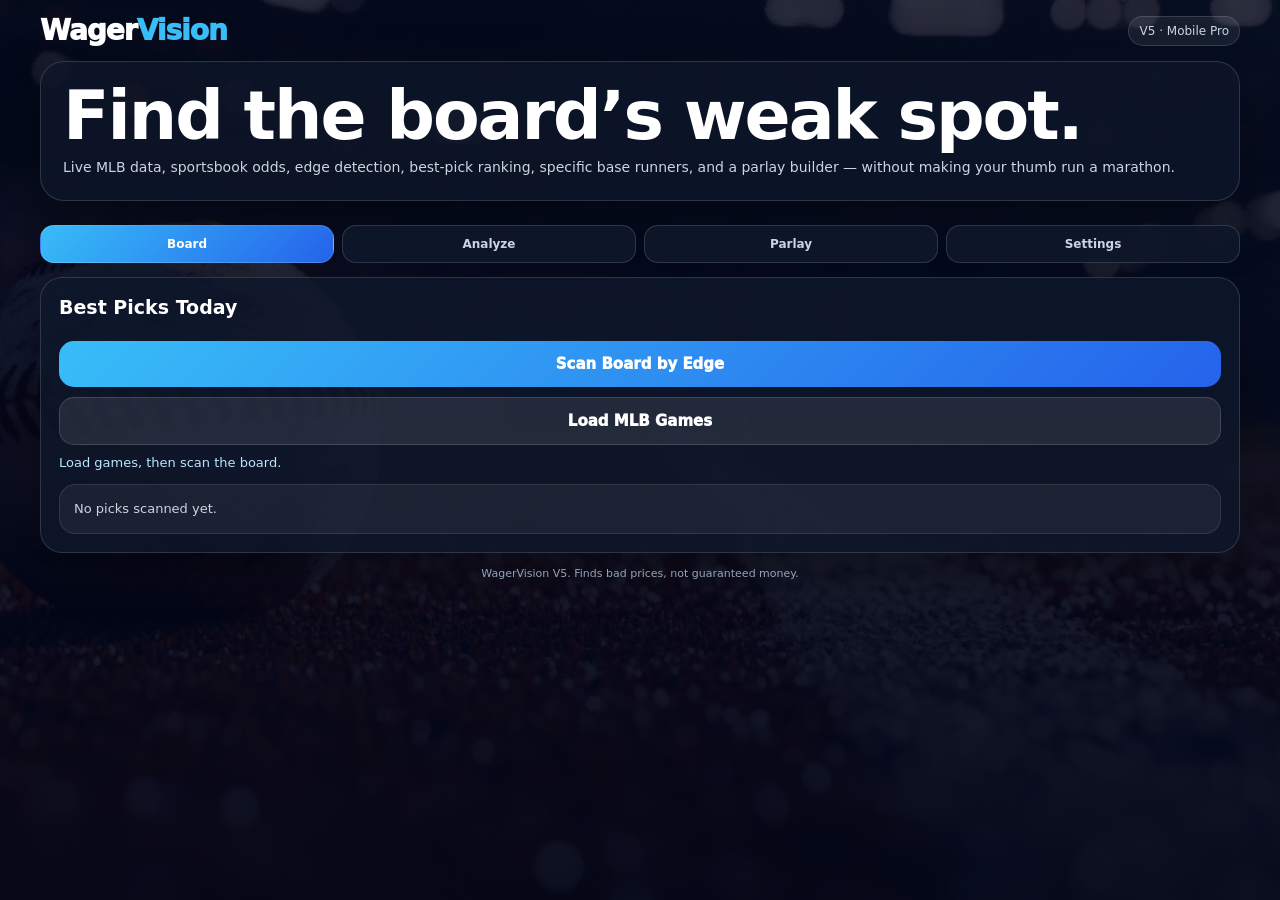
<file: index-v5-backup.html>
<!DOCTYPE html>
<html lang="en">
<head>
<meta charset="UTF-8" />
<meta name="viewport" content="width=device-width, initial-scale=1.0" />
<title>WagerVision V5</title>

<style>
*{box-sizing:border-box;margin:0;padding:0;font-family:Inter,system-ui,-apple-system,BlinkMacSystemFont,"Segoe UI",sans-serif}
body{min-height:100vh;color:white;background:linear-gradient(rgba(2,6,23,.82),rgba(2,6,23,.95)),url("bg.jpg") center/cover fixed no-repeat;padding:14px;padding-bottom:90px}
.app{max-width:1200px;margin:auto}
header{display:flex;justify-content:space-between;align-items:center;margin-bottom:14px;gap:10px}
.logo{font-size:28px;font-weight:950;letter-spacing:-1px}
.logo span{color:#38bdf8}
.tag{font-size:12px;color:#cbd5e1;border:1px solid rgba(255,255,255,.14);background:rgba(255,255,255,.07);padding:7px 10px;border-radius:999px;white-space:nowrap}
.hero{background:rgba(15,23,42,.78);border:1px solid rgba(255,255,255,.14);border-radius:24px;padding:22px;margin-bottom:14px;box-shadow:0 20px 60px rgba(0,0,0,.3)}
.hero h1{font-size:clamp(32px,8vw,68px);line-height:.95;letter-spacing:-2px;margin-bottom:8px}
.hero p{color:#cbd5e1;line-height:1.5;font-size:14px}
.tabs{display:grid;grid-template-columns:repeat(4,1fr);gap:8px;position:sticky;top:8px;z-index:10;margin-bottom:14px}
.tab{border:1px solid rgba(255,255,255,.14);background:rgba(15,23,42,.92);color:#cbd5e1;border-radius:14px;padding:11px 8px;font-weight:900;font-size:12px;cursor:pointer}
.tab.active{background:linear-gradient(135deg,#38bdf8,#2563eb);color:white}
.section{display:none}
.section.active{display:block}
.grid{display:grid;grid-template-columns:1fr 1fr;gap:14px}
.card{background:rgba(15,23,42,.84);border:1px solid rgba(255,255,255,.14);border-radius:22px;padding:18px;margin-bottom:14px;box-shadow:0 18px 50px rgba(0,0,0,.25)}
h2{font-size:19px;margin-bottom:13px}
h3{font-size:14px;color:#e2e8f0;margin-bottom:8px}
.form-grid{display:grid;grid-template-columns:repeat(2,1fr);gap:12px}
.full{grid-column:1/-1}
label{display:block;margin-bottom:5px;color:#cbd5e1;font-size:12px}
input,select{width:100%;padding:12px;border-radius:13px;border:1px solid rgba(255,255,255,.14);background:rgba(2,6,23,.78);color:white;font-size:15px;outline:none}
button{width:100%;margin-top:10px;padding:14px;border:0;border-radius:15px;background:linear-gradient(135deg,#38bdf8,#2563eb);color:white;font-weight:950;font-size:15px;cursor:pointer}
button.secondary{background:rgba(255,255,255,.09);border:1px solid rgba(255,255,255,.14);box-shadow:none}
button.star{background:rgba(250,204,21,.14);border:1px solid rgba(250,204,21,.35);color:#fef3c7}
.status{margin-top:9px;color:#bae6fd;font-size:13px;line-height:1.4}
.big{font-size:64px;font-weight:950;letter-spacing:-4px;text-align:center}
.team-name{text-align:center;color:#38bdf8;font-size:23px;font-weight:950;margin-top:6px}
.meter{height:15px;border-radius:999px;background:rgba(255,255,255,.13);overflow:hidden;margin:15px 0}
.bar{height:100%;width:50%;background:linear-gradient(90deg,#22c55e,#38bdf8);border-radius:999px;transition:.3s}
.mini-grid{display:grid;grid-template-columns:repeat(3,1fr);gap:9px;margin-top:12px}
.mini{background:rgba(255,255,255,.07);border:1px solid rgba(255,255,255,.1);border-radius:16px;padding:12px;text-align:center}
.mini strong{display:block;font-size:19px;margin-bottom:3px}
.mini span{font-size:11px;color:#cbd5e1}
.edge{margin-top:14px;padding:14px;border-radius:16px;font-size:14px;line-height:1.45;background:rgba(148,163,184,.12);border:1px solid rgba(148,163,184,.25);color:#e2e8f0}
.green{background:rgba(34,197,94,.13);border-color:rgba(34,197,94,.34);color:#dcfce7}
.yellow{background:rgba(234,179,8,.13);border-color:rgba(234,179,8,.34);color:#fef9c3}
.red{background:rgba(239,68,68,.13);border-color:rgba(239,68,68,.34);color:#fee2e2}
.data-box{margin-top:12px;text-align:left;padding:14px;border-radius:16px;background:rgba(255,255,255,.06);border:1px solid rgba(255,255,255,.1);color:#cbd5e1;font-size:13px;line-height:1.55}
.pick-card{padding:14px;border-radius:18px;background:rgba(255,255,255,.07);border:1px solid rgba(255,255,255,.11);margin-bottom:10px}
.pick-top{display:flex;justify-content:space-between;gap:8px;align-items:flex-start}
.pick-title{font-weight:950;font-size:15px}
.pick-edge{font-weight:950;color:#86efac}
.pick-meta{margin-top:8px;color:#cbd5e1;font-size:12px;line-height:1.45}
.pill-row{display:flex;gap:7px;flex-wrap:wrap;margin-top:9px}
.pill{font-size:11px;padding:6px 9px;border-radius:999px;background:rgba(56,189,248,.12);border:1px solid rgba(56,189,248,.28);color:#e0f2fe}
.base-row{display:grid;grid-template-columns:repeat(3,1fr);gap:8px}
.base-toggle{padding:12px;border-radius:14px;background:rgba(255,255,255,.08);border:1px solid rgba(255,255,255,.13);text-align:center;font-weight:900;cursor:pointer;color:#cbd5e1}
.base-toggle.on{background:rgba(34,197,94,.18);border-color:rgba(34,197,94,.38);color:#dcfce7}
.parlay-leg{display:flex;justify-content:space-between;gap:10px;align-items:center;padding:12px;border-radius:15px;background:rgba(255,255,255,.07);border:1px solid rgba(255,255,255,.1);margin-bottom:8px;font-size:13px}
.remove{width:auto;margin:0;padding:8px 10px;background:rgba(239,68,68,.2);border:1px solid rgba(239,68,68,.35)}
.odds-list{display:grid;gap:9px}
.book-row{display:grid;grid-template-columns:1.2fr .8fr .8fr;gap:8px;align-items:center;padding:11px;border-radius:14px;background:rgba(255,255,255,.06);border:1px solid rgba(255,255,255,.09);font-size:12px}
.small{font-size:12px;color:#94a3b8;line-height:1.45}
hr{border:0;border-top:1px solid rgba(255,255,255,.12);margin:18px 0}
.footer{text-align:center;color:#94a3b8;font-size:11px;margin-top:12px}
@media(max-width:850px){.grid,.form-grid{grid-template-columns:1fr}.mini-grid{grid-template-columns:repeat(3,1fr)}.hero{padding:18px}.book-row{grid-template-columns:1fr}.tabs{position:fixed;bottom:10px;top:auto;left:10px;right:10px;background:rgba(2,6,23,.88);padding:8px;border-radius:18px;backdrop-filter:blur(15px)}}
</style>
</head>

<body>
<div class="app">
<header>
  <div class="logo">Wager<span>Vision</span></div>
  <div class="tag">V5 · Mobile Pro</div>
</header>

<section class="hero">
  <h1>Find the board’s weak spot.</h1>
  <p>Live MLB data, sportsbook odds, edge detection, best-pick ranking, specific base runners, and a parlay builder — without making your thumb run a marathon.</p>
</section>

<div class="tabs">
  <button class="tab active" onclick="showTab('board',this)">Board</button>
  <button class="tab" onclick="showTab('analyze',this)">Analyze</button>
  <button class="tab" onclick="showTab('parlay',this)">Parlay</button>
  <button class="tab" onclick="showTab('settings',this)">Settings</button>
</div>

<section id="board" class="section active">
  <div class="card">
    <h2>Best Picks Today</h2>
    <button onclick="scanBoard()">Scan Board by Edge</button>
    <button class="secondary" onclick="loadGames()">Load MLB Games</button>
    <div class="status" id="boardStatus">Load games, then scan the board.</div>
    <div id="pickBoard" class="data-box">No picks scanned yet.</div>
  </div>
</section>

<section id="analyze" class="section">
  <div class="grid">
    <div>
      <div class="card">
        <h2>Live Game Loader</h2>
        <div class="form-grid">
          <div>
            <label>Game Date</label>
            <input id="gameDate" type="date" />
          </div>
          <div>
            <label>MLB Game</label>
            <select id="gameSelect"><option value="">Load games first</option></select>
          </div>
          <div class="full">
            <button onclick="loadGames()">Load MLB Games</button>
            <button class="secondary" onclick="loadSelectedGame()">Use Selected Game</button>
            <button class="secondary" onclick="refreshLiveState()">Refresh Live State</button>
            <button class="secondary" onclick="loadOdds()">Load Sportsbook Odds</button>
            <div class="status" id="loadStatus">Waiting for first pitch.</div>
          </div>
        </div>
      </div>

      <div class="card">
        <h2>Game Inputs</h2>
        <div class="form-grid">
          <div><label>Home Team</label><input id="homeTeam" value="Home Team"></div>
          <div><label>Away Team</label><input id="awayTeam" value="Away Team"></div>
          <div><label>Home AVG</label><input id="homeAvg" type="number" step="0.001" value="0.255"></div>
          <div><label>Away AVG</label><input id="awayAvg" type="number" step="0.001" value="0.245"></div>
          <div><label>Home OPS</label><input id="homeOps" type="number" step="0.001" value="0.710"></div>
          <div><label>Away OPS</label><input id="awayOps" type="number" step="0.001" value="0.700"></div>

          <div>
            <label>Home Pitcher</label>
            <select id="homePitcher"><option value="9">Elite</option><option value="8">Ace</option><option value="6">Good</option><option value="5" selected>Average</option><option value="3">Shaky</option><option value="2">Weak</option></select>
          </div>
          <div>
            <label>Away Pitcher</label>
            <select id="awayPitcher"><option value="9">Elite</option><option value="8">Ace</option><option value="6">Good</option><option value="5" selected>Average</option><option value="3">Shaky</option><option value="2">Weak</option></select>
          </div>

          <div><label>Home ERA</label><input id="homeEra" type="number" step="0.01" value="4.10"></div>
          <div><label>Away ERA</label><input id="awayEra" type="number" step="0.01" value="4.20"></div>

          <div>
            <label>Home Injury Impact</label>
            <select id="homeInjuries"><option value="0">None</option><option value="-2">Minor lineup hit</option><option value="-4">Star hitter out</option><option value="-6">Multiple starters out</option><option value="-8">Pitcher scratched</option></select>
          </div>
          <div>
            <label>Away Injury Impact</label>
            <select id="awayInjuries"><option value="0">None</option><option value="-2">Minor lineup hit</option><option value="-4">Star hitter out</option><option value="-6">Multiple starters out</option><option value="-8">Pitcher scratched</option></select>
          </div>

          <div><label>Current Inning</label><select id="inning"><option value="1">1st</option><option value="2">2nd</option><option value="3">3rd</option><option value="4">4th</option><option value="5" selected>5th</option><option value="6">6th</option><option value="7">7th</option><option value="8">8th</option><option value="9">9th+</option></select></div>
          <div><label>Home Score Lead</label><input id="scoreLead" type="number" value="0"></div>

          <div class="full">
            <label>Runners On Base</label>
            <div class="base-row">
              <div id="base1" class="base-toggle" onclick="toggleBase('base1')">1st</div>
              <div id="base2" class="base-toggle" onclick="toggleBase('base2')">2nd</div>
              <div id="base3" class="base-toggle" onclick="toggleBase('base3')">3rd</div>
            </div>
          </div>

          <div><label>Outs</label><select id="outs"><option value="0">0 outs</option><option value="1">1 out</option><option value="2">2 outs</option></select></div>
          <div><label>Market Home Win %</label><input id="bookOdds" type="number" value="50"></div>
          <div class="full"><label>Best Home Moneyline</label><input id="bestHomeLine" value="Manual / not loaded"></div>
        </div>
        <button onclick="calculateOdds()">Calculate Odds</button>
      </div>
    </div>

    <div>
      <div class="card">
        <h2>Readout</h2>
        <div class="team-name" id="winner">Home Team</div>
        <div class="big" id="probability">50%</div>
        <div class="meter"><div class="bar" id="bar"></div></div>
        <div class="mini-grid">
          <div class="mini"><strong id="homeProb">50%</strong><span>Model</span></div>
          <div class="mini"><strong id="marketProb">50%</strong><span>Market</span></div>
          <div class="mini"><strong id="edgeValue">0%</strong><span>Edge</span></div>
        </div>
        <div class="edge" id="edgeText">Load a game, pull odds, calculate.</div>
        <button class="star" onclick="addCurrentToParlay()">⭐ Add Current Pick</button>
        <div class="data-box" id="whyBox"><strong>Why Panel</strong><br>No calculation yet.</div>
      </div>

      <div class="card">
        <h2>Live MLB Data</h2>
        <div class="data-box" id="dataBox">No live game loaded yet.</div>
      </div>

      <div class="card">
        <h2>Sportsbook Market</h2>
        <div id="oddsBox" class="odds-list"><div class="data-box">No odds loaded yet.</div></div>
      </div>
    </div>
  </div>
</section>

<section id="parlay" class="section">
  <div class="card">
    <h2>Parlay Builder</h2>
    <div id="parlayBox" class="data-box">No legs added yet. Star picks from the Board or Analyze tab.</div>
    <button class="secondary" onclick="clearParlay()">Clear Parlay</button>
  </div>
</section>

<section id="settings" class="section">
  <div class="card">
    <h2>Settings</h2>
    <label>The Odds API Key</label>
    <input id="oddsApiKey" placeholder="Paste your Odds API key here">
    <button onclick="saveApiKey()">Save API Key</button>
    <button class="secondary" onclick="clearApiKey()">Clear Saved Key</button>
    <div class="status" id="apiStatus">No key loaded yet.</div>
    <hr>
    <div class="small">For videos, clear the key first or stay off this Settings tab. Product mode later will hide this completely.</div>
  </div>
</section>

<div class="footer">WagerVision V5. Finds bad prices, not guaranteed money.</div>
</div>

<script>
let loadedGames=[],selectedGamePk=null,selectedGameData=null,parlay=[];
document.getElementById("gameDate").value=new Date().toISOString().split("T")[0];

function showTab(id,el){document.querySelectorAll(".section").forEach(s=>s.classList.remove("active"));document.querySelectorAll(".tab").forEach(t=>t.classList.remove("active"));document.getElementById(id).classList.add("active");el.classList.add("active")}
function num(id){return Number(document.getElementById(id).value)}
function text(id){return document.getElementById(id).value.trim()}
function setVal(id,v){document.getElementById(id).value=v}
function clamp(v,min,max){return Math.max(min,Math.min(max,v))}
function toggleBase(id){document.getElementById(id).classList.toggle("on")}
function baseCount(){return ["base1","base2","base3"].filter(id=>document.getElementById(id).classList.contains("on")).length}
function baseValue(){let v=0;if(base1.classList.contains("on"))v+=1;if(base2.classList.contains("on"))v+=1.4;if(base3.classList.contains("on"))v+=1.8;return v}
async function fetchJSON(url){const r=await fetch(url);if(!r.ok)throw new Error("network");return await r.json()}
function saveApiKey(){const k=text("oddsApiKey");if(!k)return apiStatus.textContent="Paste a key first.";localStorage.setItem("wagervision_odds_key",k);apiStatus.textContent="API key saved."}
function clearApiKey(){localStorage.removeItem("wagervision_odds_key");setVal("oddsApiKey","");apiStatus.textContent="API key cleared."}
(function(){const k=localStorage.getItem("wagervision_odds_key");if(k){setVal("oddsApiKey",k);apiStatus.textContent="API key loaded from browser."}})();

function statValue(stats,name){try{return stats?.stats?.[0]?.splits?.[0]?.stat?.[name]??null}catch{return null}}

async function loadGames(){
  loadStatus.textContent="Loading MLB games...";boardStatus.textContent="Loading MLB games...";
  gameSelect.innerHTML="<option>Loading...</option>";
  try{
    const d=gameDate.value;
    const data=await fetchJSON(`https://statsapi.mlb.com/api/v1/schedule?sportId=1&date=${d}&hydrate=probablePitcher`);
    loadedGames=data.dates?.[0]?.games||[];
    if(!loadedGames.length){gameSelect.innerHTML="<option>No games found</option>";loadStatus.textContent="No games found.";boardStatus.textContent="No games found.";return}
    gameSelect.innerHTML=loadedGames.map((g,i)=>{
      const a=g.teams.away.team.name,h=g.teams.home.team.name;
      const ap=g.teams.away.probablePitcher?.fullName||"TBD",hp=g.teams.home.probablePitcher?.fullName||"TBD";
      return `<option value="${i}">${a} @ ${h} · ${ap} vs ${hp}</option>`
    }).join("");
    loadStatus.textContent=`${loadedGames.length} games loaded.`;
    boardStatus.textContent=`${loadedGames.length} games loaded. Now scan board.`;
  }catch{loadStatus.textContent="Could not load MLB games.";boardStatus.textContent="Could not load games."}
}

async function getTeamStats(teamId,season){
  const [hit,pitch]=await Promise.all([
    fetchJSON(`https://statsapi.mlb.com/api/v1/teams/${teamId}/stats?stats=season&group=hitting&season=${season}`),
    fetchJSON(`https://statsapi.mlb.com/api/v1/teams/${teamId}/stats?stats=season&group=pitching&season=${season}`)
  ]);
  return {avg:Number(statValue(hit,"avg"))||.250,ops:Number(statValue(hit,"ops"))||.700,era:Number(statValue(pitch,"era"))||4.2,whip:Number(statValue(pitch,"whip"))||1.3}
}

async function getPitcherStats(id,season){
  if(!id)return null;
  try{
    const d=await fetchJSON(`https://statsapi.mlb.com/api/v1/people/${id}/stats?stats=season&group=pitching&season=${season}`);
    const s=d?.stats?.[0]?.splits?.[0]?.stat;if(!s)return null;
    return {era:Number(s.era)||null,whip:Number(s.whip)||null}
  }catch{return null}
}

function ratePitcher(s){
  if(!s||!s.era)return 5;
  if(s.era<=2.75&&s.whip<=1.05)return 9;
  if(s.era<=3.35&&s.whip<=1.15)return 8;
  if(s.era<=3.90&&s.whip<=1.25)return 6;
  if(s.era<=4.60&&s.whip<=1.38)return 5;
  if(s.era<=5.20)return 3;
  return 2;
}

async function loadSelectedGame(){
  const i=gameSelect.value;if(i==="")return loadStatus.textContent="Pick a game first.";
  const g=loadedGames[Number(i)],season=new Date(gameDate.value).getFullYear();
  selectedGamePk=g.gamePk;selectedGameData=g;
  const home=g.teams.home.team,away=g.teams.away.team;
  loadStatus.textContent="Pulling stats...";
  try{
    const [hs,as,hp,ap]=await Promise.all([
      getTeamStats(home.id,season),getTeamStats(away.id,season),
      getPitcherStats(g.teams.home.probablePitcher?.id,season),
      getPitcherStats(g.teams.away.probablePitcher?.id,season)
    ]);
    setVal("homeTeam",home.name);setVal("awayTeam",away.name);
    setVal("homeAvg",hs.avg.toFixed(3));setVal("awayAvg",as.avg.toFixed(3));
    setVal("homeOps",hs.ops.toFixed(3));setVal("awayOps",as.ops.toFixed(3));
    setVal("homeEra",hs.era.toFixed(2));setVal("awayEra",as.era.toFixed(2));
    setVal("homePitcher",ratePitcher(hp));setVal("awayPitcher",ratePitcher(ap));
    await refreshLiveState(false);
    dataBox.innerHTML=`<strong>Live MLB Data Loaded</strong><br>${away.name} @ ${home.name}<br>Away pitcher: ${g.teams.away.probablePitcher?.fullName||"TBD"}<br>Home pitcher: ${g.teams.home.probablePitcher?.fullName||"TBD"}<br><br>${home.name}: AVG ${hs.avg.toFixed(3)}, OPS ${hs.ops.toFixed(3)}, ERA ${hs.era.toFixed(2)}<br>${away.name}: AVG ${as.avg.toFixed(3)}, OPS ${as.ops.toFixed(3)}, ERA ${as.era.toFixed(2)}`;
    loadStatus.textContent="Game loaded.";
    calculateOdds();
  }catch{loadStatus.textContent="Stats failed. Using defaults.";calculateOdds()}
}

async function refreshLiveState(show=true){
  if(!selectedGamePk){if(show)loadStatus.textContent="Load a game first.";return}
  try{
    const d=await fetchJSON(`https://statsapi.mlb.com/api/v1.1/game/${selectedGamePk}/feed/live`);
    const l=d.liveData?.linescore;
    const hr=Number(l?.teams?.home?.runs||0),ar=Number(l?.teams?.away?.runs||0);
    setVal("scoreLead",hr-ar);setVal("inning",clamp(Number(l?.currentInning||1),1,9));setVal("outs",clamp(Number(l?.outs||0),0,2));
    ["base1","base2","base3"].forEach(id=>document.getElementById(id).classList.remove("on"));
    if(l?.offense?.first)base1.classList.add("on");if(l?.offense?.second)base2.classList.add("on");if(l?.offense?.third)base3.classList.add("on");
    if(show)loadStatus.textContent=`Live state updated: ${ar}-${hr}.`;
    calculateOdds();
  }catch{if(show)loadStatus.textContent="Could not refresh live state."}
}

function normalize(n){return String(n||"").toLowerCase().replace(/[^a-z0-9 ]/g,"").replace(/\s+/g," ").trim()}
function americanToImplied(p){p=Number(p);return p>0?(100/(p+100))*100:((-p)/((-p)+100))*100}
function displayAmerican(p){p=Number(p);return p>0?`+${p}`:`${p}`}
function noVig(a,b){const t=a+b;return t?{a:a/t*100,b:b/t*100}:{a,b}}

async function loadOdds(){
  const key=text("oddsApiKey")||localStorage.getItem("wagervision_odds_key");
  if(!key)return loadStatus.textContent="Save your Odds API key first.";
  const h=normalize(text("homeTeam")),a=normalize(text("awayTeam"));
  oddsBox.innerHTML=`<div class="data-box">Fetching odds...</div>`;
  try{
    const d=await fetchJSON(`https://api.the-odds-api.com/v4/sports/baseball_mlb/odds/?regions=us&markets=h2h&oddsFormat=american&apiKey=${key}`);
    const game=d.find(g=>normalize(g.home_team).includes(h)||h.includes(normalize(g.home_team))||normalize(g.away_team).includes(a)||a.includes(normalize(g.away_team)));
    if(!game){oddsBox.innerHTML=`<div class="data-box">No matching odds found.</div>`;return}
    let rows=[],best=null,bestBook="",bestProb=50;
    game.bookmakers.forEach(book=>{
      const m=book.markets?.find(x=>x.key==="h2h");if(!m)return;
      const ho=m.outcomes.find(o=>normalize(o.name)===normalize(game.home_team));
      const ao=m.outcomes.find(o=>normalize(o.name)===normalize(game.away_team));if(!ho||!ao)return;
      const nv=noVig(americanToImplied(ho.price),americanToImplied(ao.price));
      if(best===null||Number(ho.price)>Number(best)){best=ho.price;bestBook=book.title;bestProb=nv.a}
      rows.push({book:book.title,homeLine:ho.price,homeProb:nv.a});
    });
    setVal("bookOdds",bestProb.toFixed(1));setVal("bestHomeLine",`${displayAmerican(best)} at ${bestBook}`);
    oddsBox.innerHTML=rows.map(r=>`<div class="book-row"><strong>${r.book}</strong><div>Home ${displayAmerican(r.homeLine)}</div><div>${r.homeProb.toFixed(1)}%</div></div>`).join("");
    loadStatus.textContent="Odds loaded.";
    calculateOdds();
  }catch{oddsBox.innerHTML=`<div class="data-box">Odds failed. Check key/request limit.</div>`}
}

function modelCalc(input){
  let s=50,reasons=[];
  s+=4;reasons.push("Home field +4.");
  const avg=(input.homeAvg-input.awayAvg)*170;s+=avg;reasons.push(`AVG ${avg>=0?"+":""}${avg.toFixed(1)}.`);
  const ops=(input.homeOps-input.awayOps)*55;s+=ops;reasons.push(`OPS ${ops>=0?"+":""}${ops.toFixed(1)}.`);
  const pit=(input.homePitcher-input.awayPitcher)*3.15;s+=pit;reasons.push(`Pitcher ${pit>=0?"+":""}${pit.toFixed(1)}.`);
  const era=(input.awayEra-input.homeEra)*2.65;s+=era;reasons.push(`ERA ${era>=0?"+":""}${era.toFixed(1)}.`);
  s+=input.homeInjuries;s-=input.awayInjuries;
  const mult=input.inning>=8?6.2:input.inning>=7?5.2:input.inning>=5?3.4:2.1;
  const score=input.scoreLead*mult;s+=score;reasons.push(`Score leverage ${score>=0?"+":""}${score.toFixed(1)}.`);
  const bp=input.baseValue*(3-input.outs)*.85;s+=bp;if(input.baseValue>0)reasons.push(`Base pressure +${bp.toFixed(1)}.`);
  if(input.inning>=8&&input.scoreLead>0)s+=4;
  if(input.inning>=8&&input.scoreLead<0)s-=4;
  return {homeScore:clamp(s,2,98),reasons};
}

function currentInput(){
  return {homeAvg:num("homeAvg"),awayAvg:num("awayAvg"),homeOps:num("homeOps"),awayOps:num("awayOps"),homePitcher:num("homePitcher"),awayPitcher:num("awayPitcher"),homeEra:num("homeEra"),awayEra:num("awayEra"),homeInjuries:num("homeInjuries"),awayInjuries:num("awayInjuries"),inning:num("inning"),scoreLead:num("scoreLead"),baseValue:baseValue(),outs:num("outs")}
}

function calculateOdds(){
  const home=text("homeTeam")||"Home Team",away=text("awayTeam")||"Away Team";
  const r=modelCalc(currentInput());
  const market=num("bookOdds"),edge=r.homeScore-market,awayScore=100-r.homeScore;
  winner.textContent=r.homeScore>=awayScore?home:away;
  probability.textContent=Math.round(Math.max(r.homeScore,awayScore))+"%";
  homeProb.textContent=r.homeScore.toFixed(1)+"%";marketProb.textContent=market.toFixed(1)+"%";edgeValue.textContent=(edge>=0?"+":"")+edge.toFixed(1)+"%";bar.style.width=r.homeScore+"%";
  let cls="edge",msg="";
  if(edge>=10){cls+=" green";msg=`STRONG VALUE on ${home}. Model ${r.homeScore.toFixed(1)}%, market ${market.toFixed(1)}%.`}
  else if(edge>=5){cls+=" yellow";msg=`LEAN ${home}. Positive edge, but not a cannon shot.`}
  else if(edge<=-10){cls+=" red";msg=`FADE ${home}. Market may be too high.`}
  else if(edge<=-5){cls+=" yellow";msg=`LEAN AWAY. ${home} looks overpriced.`}
  else{msg="NO BET. Market and model are too close."}
  edgeText.className=cls;edgeText.textContent=msg;
  whyBox.innerHTML=`<strong>Why Panel</strong><br>Model: ${r.homeScore.toFixed(1)}%<br>Market: ${market.toFixed(1)}%<br>Edge: ${(edge>=0?"+":"")+edge.toFixed(1)}%<br><br>${r.reasons.map(x=>"• "+x).join("<br>")}`;
  return {home,away,model:r.homeScore,market,edge};
}

async function scanBoard(){
  if(!loadedGames.length)await loadGames();
  if(!loadedGames.length)return;
  boardStatus.textContent="Scanning board...";
  const season=new Date(gameDate.value).getFullYear();
  let picks=[];
  for(const g of loadedGames){
    try{
      const home=g.teams.home.team,away=g.teams.away.team;
      const [hs,as,hp,ap]=await Promise.all([getTeamStats(home.id,season),getTeamStats(away.id,season),getPitcherStats(g.teams.home.probablePitcher?.id,season),getPitcherStats(g.teams.away.probablePitcher?.id,season)]);
      const r=modelCalc({homeAvg:hs.avg,awayAvg:as.avg,homeOps:hs.ops,awayOps:as.ops,homePitcher:ratePitcher(hp),awayPitcher:ratePitcher(ap),homeEra:hs.era,awayEra:as.era,homeInjuries:0,awayInjuries:0,inning:1,scoreLead:0,baseValue:0,outs:0});
      const fakeMarket=50;
      picks.push({home:home.name,away:away.name,model:r.homeScore,market:fakeMarket,edge:r.homeScore-fakeMarket,label:r.homeScore>=50?home.name:away.name});
    }catch{}
  }
  picks.sort((a,b)=>Math.abs(b.edge)-Math.abs(a.edge));
  pickBoard.innerHTML=picks.map((p,i)=>`
    <div class="pick-card">
      <div class="pick-top">
        <div><div class="pick-title">${i===0?"⭐ ":i===1?"🔥 ":""}${p.away} @ ${p.home}</div><div class="pick-meta">Model home: ${p.model.toFixed(1)}% · Baseline market: ${p.market.toFixed(1)}%</div></div>
        <div class="pick-edge">${p.edge>=0?"+":""}${p.edge.toFixed(1)}%</div>
      </div>
      <div class="pill-row"><span class="pill">${Math.abs(p.edge)>=8?"Strong Edge":Math.abs(p.edge)>=4?"Lean":"Pass"}</span><span class="pill">Pre-odds scan</span></div>
      <button class="star" onclick='addPickToParlay(${JSON.stringify(p)})'>⭐ Add to Parlay</button>
    </div>`).join("");
  boardStatus.textContent="Board scanned. For true edge, load sportsbook odds on specific games.";
}

function addPickToParlay(p){parlay.push(p);renderParlay();showTab("parlay",document.querySelectorAll(".tab")[2])}
function addCurrentToParlay(){const p=calculateOdds();addPickToParlay({home:p.home,away:p.away,model:p.model,market:p.market,edge:p.edge,label:p.edge>=0?p.home:p.away})}
function removeLeg(i){parlay.splice(i,1);renderParlay()}
function clearParlay(){parlay=[];renderParlay()}
function renderParlay(){
  if(!parlay.length){parlayBox.innerHTML="No legs added yet. Star picks from the Board or Analyze tab.";return}
  const avg=parlay.reduce((s,p)=>s+p.edge,0)/parlay.length;
  const confidence=parlay.reduce((s,p)=>s*(Math.max(p.model,100-p.model)/100),1)*100;
  parlayBox.innerHTML=parlay.map((p,i)=>`<div class="parlay-leg"><div><strong>${p.label}</strong><br><span class="small">${p.away} @ ${p.home} · edge ${(p.edge>=0?"+":"")+p.edge.toFixed(1)}%</span></div><button class="remove" onclick="removeLeg(${i})">X</button></div>`).join("")+
  `<div class="edge ${avg>=5?"green":avg>=2?"yellow":"red"}"><strong>Parlay Readout</strong><br>Legs: ${parlay.length}<br>Average edge: ${(avg>=0?"+":"")+avg.toFixed(1)}%<br>Rough model confidence: ${confidence.toFixed(1)}%<br><br>${parlay.length>3?"Parlays get fragile after 3 legs. Pretty payout, ugly math.":"This is a reasonable leg count."}</div>`;
}

calculateOdds();
</script>
</body>
</html>
</file>
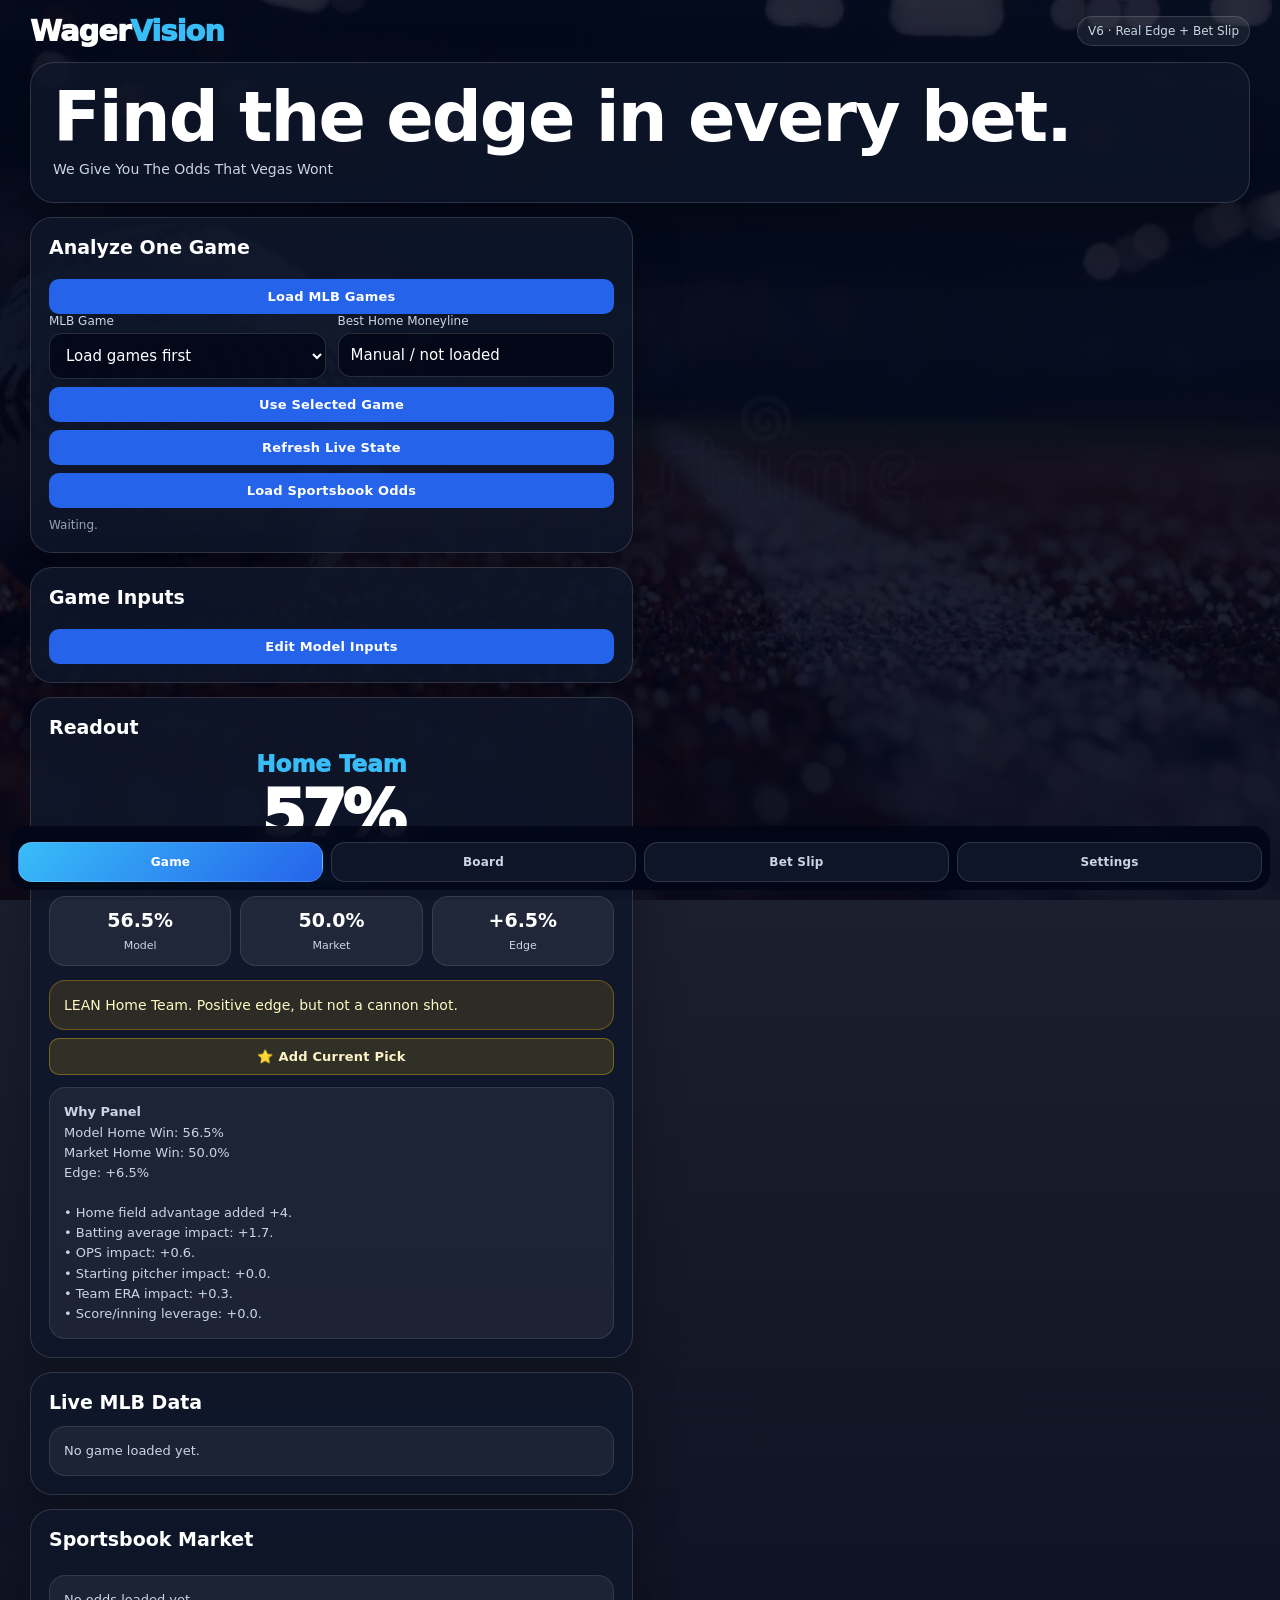
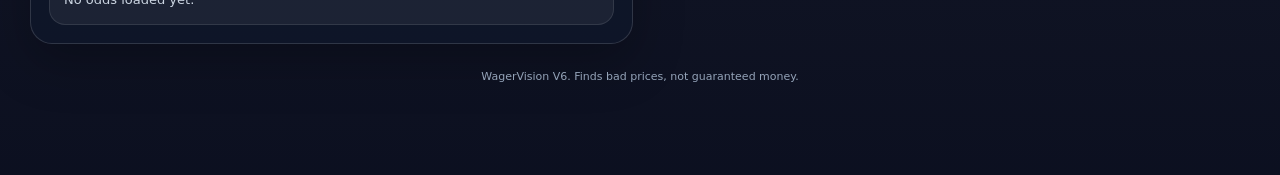
<file: index-v6-backup.html>
<!DOCTYPE html>
<html lang="en">
<head>
<meta charset="UTF-8" />
<meta name="viewport" content="width=device-width, initial-scale=1.0" />
<title>WagerVision V6</title>

<style>
*{box-sizing:border-box;margin:0;padding:0;font-family:Inter,system-ui,-apple-system,BlinkMacSystemFont,"Segoe UI",sans-serif}
body{min-height:100vh;color:white;background:linear-gradient(rgba(2,6,23,.84),rgba(2,6,23,.96)),url("bg.jpg") center/cover fixed no-repeat;padding:14px;padding-bottom:92px}
.app{max-width:1220px;margin:auto}
header{display:flex;justify-content:space-between;align-items:center;margin-bottom:14px;gap:10px}
.logo{font-size:29px;font-weight:950;letter-spacing:-1px}.logo span{color:#38bdf8}
.tag{font-size:12px;color:#cbd5e1;border:1px solid rgba(255,255,255,.14);background:rgba(255,255,255,.07);padding:7px 10px;border-radius:999px;white-space:nowrap}
.hero{background:rgba(15,23,42,.78);border:1px solid rgba(255,255,255,.14);border-radius:24px;padding:22px;margin-bottom:14px;box-shadow:0 20px 60px rgba(0,0,0,.3)}
.hero h1{font-size:clamp(32px,8vw,70px);line-height:.94;letter-spacing:-2px;margin-bottom:8px}.hero p{color:#cbd5e1;line-height:1.5;font-size:14px;max-width:850px}
.tabs{display:grid;grid-template-columns:repeat(4,1fr);gap:8px;position:fixed;bottom:10px;left:10px;right:10px;z-index:20;background:rgba(2,6,23,.9);padding:8px;border-radius:18px;backdrop-filter:blur(15px)}
.tab{border:1px solid rgba(255,255,255,.14);background:rgba(15,23,42,.95);color:#cbd5e1;border-radius:14px;padding:12px 6px;font-weight:900;font-size:12px;cursor:pointer}.tab.active{background:linear-gradient(135deg,#38bdf8,#2563eb);color:white}
.section{display:none}.section.active{display:block}
.grid{display:grid;grid-template-columns:1fr 1fr;gap:14px}.form-grid{display:grid;grid-template-columns:repeat(2,1fr);gap:12px}.full{grid-column:1/-1}
.card{background:rgba(15,23,42,.84);border:1px solid rgba(255,255,255,.14);border-radius:22px;padding:18px;margin-bottom:14px;box-shadow:0 18px 50px rgba(0,0,0,.25)}
h2{font-size:19px;margin-bottom:13px}h3{font-size:14px;color:#e2e8f0;margin:10px 0 8px}
label{display:block;margin-bottom:5px;color:#cbd5e1;font-size:12px}
input,select{width:100%;padding:12px;border-radius:13px;border:1px solid rgba(255,255,255,.14);background:rgba(2,6,23,.78);color:white;font-size:15px;outline:none}
button{width:100%;margin-top:8px;padding:10px 12px;border:0;border-radius:10px;background:#2563eb;color:#fff;font-weight:700;font-size:13px;letter-spacing:.2px};button.secondary{background:rgba(255,255,255,.08);border:1px solid rgba(255,255,255,.14)} background:linear-gradient(135deg,#38bdf8,#2563eb);color:white;font-weight:950;font-size:15px;cursor:pointer}
button.secondary{background:rgba(255,255,255,.09);border:1px solid rgba(255,255,255,.14);box-shadow:none}
button.gold{background:rgba(250,204,21,.14);border:1px solid rgba(250,204,21,.35);color:#fef3c7}
button.danger,.remove{background:rgba(239,68,68,.2);border:1px solid rgba(239,68,68,.35)}
.status,.small{margin-top:9px;color:#94a3b8;font-size:12px;line-height:1.45}
.big{text-align:center;font-size:64px;font-weight:950;letter-spacing:-4px}
.team-name{text-align:center;color:#38bdf8;font-size:23px;font-weight:950;margin-top:6px}
.meter{height:15px;border-radius:999px;background:rgba(255,255,255,.13);overflow:hidden;margin:15px 0}.bar{height:100%;width:50%;background:linear-gradient(90deg,#22c55e,#38bdf8);border-radius:999px;transition:.3s}
.mini-grid{display:grid;grid-template-columns:repeat(3,1fr);gap:9px;margin-top:12px}.mini{background:rgba(255,255,255,.07);border:1px solid rgba(255,255,255,.1);border-radius:16px;padding:12px;text-align:center}.mini strong{display:block;font-size:19px;margin-bottom:3px}.mini span{font-size:11px;color:#cbd5e1}
.edge-box{margin-top:14px;padding:14px;border-radius:16px;font-size:14px;line-height:1.45;background:rgba(148,163,184,.12);border:1px solid rgba(148,163,184,.25);color:#e2e8f0}
.green{background:rgba(34,197,94,.13);border-color:rgba(34,197,94,.34);color:#dcfce7}.yellow{background:rgba(234,179,8,.13);border-color:rgba(234,179,8,.34);color:#fef9c3}.red{background:rgba(239,68,68,.13);border-color:rgba(239,68,68,.34);color:#fee2e2}
.data-box{margin-top:12px;text-align:left;padding:14px;border-radius:16px;background:rgba(255,255,255,.06);border:1px solid rgba(255,255,255,.1);color:#cbd5e1;font-size:13px;line-height:1.55}
.pick-card{padding:14px;border-radius:18px;background:rgba(255,255,255,.07);border:1px solid rgba(255,255,255,.11);margin-bottom:10px}.pick-top{display:flex;justify-content:space-between;gap:8px;align-items:flex-start}.pick-title{font-weight:950;font-size:15px}.pick-edge{font-weight:950;color:#86efac}.pick-edge.bad{color:#fca5a5}.pick-meta{margin-top:8px;color:#cbd5e1;font-size:12px;line-height:1.45}
.pill-row{display:flex;gap:7px;flex-wrap:wrap;margin-top:9px}.pill{font-size:11px;padding:6px 9px;border-radius:999px;background:rgba(56,189,248,.12);border:1px solid rgba(56,189,248,.28);color:#e0f2fe}
.base-row{display:grid;grid-template-columns:repeat(3,1fr);gap:8px}.base-toggle{padding:12px;border-radius:14px;background:rgba(255,255,255,.08);border:1px solid rgba(255,255,255,.13);text-align:center;font-weight:900;cursor:pointer;color:#cbd5e1}.base-toggle.on{background:rgba(34,197,94,.18);border-color:rgba(34,197,94,.38);color:#dcfce7}
.leg{display:flex;justify-content:space-between;gap:10px;align-items:center;padding:12px;border-radius:15px;background:rgba(255,255,255,.07);border:1px solid rgba(255,255,255,.1);margin-bottom:8px;font-size:13px}.remove{width:auto;margin:0;padding:8px 10px;color:white;border-radius:10px}
.odds-list{display:grid;gap:9px}.book-row{display:grid;grid-template-columns:1.15fr .85fr .85fr;gap:8px;align-items:center;padding:11px;border-radius:14px;background:rgba(255,255,255,.06);border:1px solid rgba(255,255,255,.09);font-size:12px}
.summary-strip{display:grid;grid-template-columns:repeat(3,1fr);gap:9px;margin-bottom:12px}.summary-card{padding:12px;border-radius:16px;background:rgba(255,255,255,.07);border:1px solid rgba(255,255,255,.1);text-align:center}.summary-card strong{display:block;font-size:18px}.summary-card span{font-size:11px;color:#cbd5e1}
hr{border:0;border-top:1px solid rgba(255,255,255,.12);margin:18px 0}.footer{text-align:center;color:#94a3b8;font-size:11px;margin-top:12px}
@media(max-width:850px){.grid,.form-grid{grid-template-columns:1fr}.hero{padding:18px}.big{font-size:56px}.book-row{grid-template-columns:1fr}.summary-strip{grid-template-columns:repeat(3,1fr)}}
</style>
</head>

<body>
<div class="app">
<header>
  <div class="logo">Wager<span>Vision</span></div>
  <div class="tag">V6 · Real Edge + Bet Slip</div>
</header>

<section class="hero">
  <h1>Find the edge in every bet.</h1>
  <p>We Give You The Odds That Vegas Wont</p>
</section>

<div class="tabs">
  <button class="tab active" onclick="showTab('game',this)">Game</button>
  <button class="tab" onclick="showTab('board',this)">Board</button>
  <button class="tab" onclick="showTab('slip',this)">Bet Slip</button>
  <button class="tab" onclick="showTab('settings',this)">Settings</button>
</div>

<section id="board" class="section">
  <div class="summary-strip">
    <div class="summary-card"><strong id="topEdge">—</strong><span>Top Edge</span></div>
    <div class="summary-card"><strong id="gamesLoaded">0</strong><span>Games</span></div>
    <div class="summary-card"><strong id="slipCount">0</strong><span>Slip Legs</span></div>
  </div>

  <div class="card">
    <h2>Best Picks Board</h2>
    <div class="form-grid">
      <div><label>Game Date</label><input id="gameDate" type="date"></div>
      <div><label>Default Stake</label><input id="defaultStake" type="number" value="10"></div>
    </div>
    <button onclick="scanBoard()">Scan Real Edge Board</button>
    <button class="secondary" onclick="loadGames()">Load MLB Games Only</button>
    <div class="status" id="boardStatus">Save your Odds API key in Settings, then scan the real board.</div>
    <div id="pickBoard" class="data-box">No picks scanned yet.</div>
  </div>
</section>

<section id="slip" class="section">
  <div class="card">
    <h2>Bet Slip + Payout</h2>
    <div class="form-grid">
      <div><label>Stake</label><input id="slipStake" type="number" value="10" oninput="renderSlip()"></div>
      <div><label>Bet Type</label><select id="betMode" onchange="renderSlip()"><option value="parlay">Parlay</option><option value="single">Singles</option></select></div>
    </div>
    <div id="slipBox" class="data-box">No picks added yet. Add picks from Board or Game.</div>
    <button class="secondary" onclick="clearSlip()">Clear Slip</button>
  </div>
</section>

<section id="game" class="section active">
  <div class="grid">
    <div>
      <div class="card">
        <h2>Analyze One Game</h2>
	<button onclick="loadGames()">Load MLB Games</button>
        <div class="form-grid">
	 <div><label>MLB Game</label><select id="gameSelect"><option value="">Load games first</option></select></div>
          <div><label>Best Home Moneyline</label><input id="bestHomeLine" value="Manual / not loaded"></div>
        </div>
        <button onclick="loadSelectedGame()">Use Selected Game</button>
        <button class="secondary" onclick="refreshLiveState()">Refresh Live State</button>
        <button class="secondary" onclick="loadOdds()">Load Sportsbook Odds</button>
        <div class="status" id="loadStatus">Waiting.</div>
      </div>

      <div class="card">
        <h2>Game Inputs</h2>
       <button class="secondary" onclick="toggleInputs()">Edit Model Inputs</button>
	<div id="inputsSection" style="display:none;">
	 <div class="form-grid">
          <div><label>Home Team</label><input id="homeTeam" value="Home Team"></div>
          <div><label>Away Team</label><input id="awayTeam" value="Away Team"></div>
          <div><label>Home AVG</label><input id="homeAvg" type="number" step="0.001" value="0.255"></div>
          <div><label>Away AVG</label><input id="awayAvg" type="number" step="0.001" value="0.245"></div>
          <div><label>Home OPS</label><input id="homeOps" type="number" step="0.001" value="0.710"></div>
          <div><label>Away OPS</label><input id="awayOps" type="number" step="0.001" value="0.700"></div>

	<div><label>Home Pitcher</label>
<select id="homePitcher">
<option value="9">Elite</option>
<option value="8">Ace</option>
<option value="6">Good</option>
<option value="5" selected>Average</option>
<option value="3">Shaky</option>
<option value="2">Weak</option>
</select>
</div>

<div><label>Away Pitcher</label>
<select id="awayPitcher">
<option value="9">Elite</option>
<option value="8">Ace</option>
<option value="6">Good</option>
<option value="5" selected>Average</option>
<option value="3">Shaky</option>
<option value="2">Weak</option>
</select>
</div>

          <div><label>Home ERA</label><input id="homeEra" type="number" step="0.01" value="4.10"></div>
          <div><label>Away ERA</label><input id="awayEra" type="number" step="0.01" value="4.20"></div>

<div><label>Home Injury Impact</label>
<select id="homeInjuries">
<option value="0">None</option>
<option value="-2">Minor lineup hit</option>
<option value="-4">Star hitter out</option>
<option value="-6">Multiple starters out</option>
<option value="-8">Pitcher scratched</option>
</select>
</div>

<div><label>Away Injury Impact</label>
<select id="awayInjuries">
<option value="0">None</option>
<option value="-2">Minor lineup hit</option>
<option value="-4">Star hitter out</option>
<option value="-6">Multiple starters out</option>
<option value="-8">Pitcher scratched</option>
</select>
</div>

	<div><label>Current Inning</label>
<select id="inning">
<option value="1">1st</option>
<option value="2">2nd</option>
<option value="3">3rd</option>
<option value="4">4th</option>
<option value="5" selected>5th</option>
<option value="6">6th</option>
<option value="7">7th</option>
<option value="8">8th</option>
<option value="9">9th+</option>
</select>
</div>

          <div><label>Home Score Lead</label><input id="scoreLead" type="number" value="0"></div>

          <div class="full">
            <label>Runners On Base</label>
            <div class="base-row">
              <div id="base1" class="base-toggle" onclick="toggleBase('base1')">1st</div>
              <div id="base2" class="base-toggle" onclick="toggleBase('base2')">2nd</div>
              <div id="base3" class="base-toggle" onclick="toggleBase('base3')">3rd</div>
            </div>
          </div>

          <div><label>Outs</label><select id="outs"><option value="0">0 outs</option><option value="1">1 out</option><option value="2">2 outs</option></select></div>
          <div><label>Market Home Win %</label><input id="bookOdds" type="number" value="50"></div>
        </div>
        <button onclick="calculateOdds()">Calculate Odds</button>
         </div>
	 </div>

    <div>
      <div class="card">
        <h2>Readout</h2>
        <div class="team-name" id="winner">Home Team</div>
        <div class="big" id="probability">50%</div>
        <div class="meter"><div class="bar" id="bar"></div></div>

        <div class="mini-grid">
          <div class="mini"><strong id="homeProb">50%</strong><span>Model</span></div>
          <div class="mini"><strong id="marketProb">50%</strong><span>Market</span></div>
          <div class="mini"><strong id="edgeValue">0%</strong><span>Edge</span></div>
        </div>

        <div class="edge-box" id="edgeText">Load a game, pull odds, calculate.</div>
        <button class="gold" onclick="addCurrentToSlip()">⭐ Add Current Pick</button>
        <div class="data-box" id="whyBox"><strong>Why Panel</strong><br>No calculation yet.</div>
      </div>

      <div class="card"><h2>Live MLB Data</h2><div id="dataBox" class="data-box">No game loaded yet.</div></div>
      <div class="card"><h2>Sportsbook Market</h2><div id="oddsBox" class="odds-list"><div class="data-box">No odds loaded yet.</div></div></div>
    </div>
  </div>
</section>

<section id="settings" class="section">
  <div class="card">
    <h2>Settings</h2>
    <label>The Odds API Key</label>
    <input id="oddsApiKey" placeholder="Paste your Odds API key here">
    <button onclick="saveApiKey()">Save API Key</button>
    <button class="secondary" onclick="clearApiKey()">Clear Saved Key</button>
    <div class="status" id="apiStatus">No key loaded yet.</div>
    <hr>
    <div class="small">WagerVision2026</div>
  </div>
</section>

<div class="footer">WagerVision V6. Finds bad prices, not guaranteed money.</div>
</div>

<script>
let loadedGames=[];
let selectedGamePk=null;
let selectedGameData=null;
let slip=[];

document.getElementById("gameDate").value=new Date().toISOString().split("T")[0];

function toggleInputs(){
  const el=document.getElementById("inputsSection");
  el.style.display=el.style.display==="none"?"block":"none";
}

function showTab(id,el){
  document.querySelectorAll(".section").forEach(s=>s.classList.remove("active"));
  document.querySelectorAll(".tab").forEach(t=>t.classList.remove("active"));
  document.getElementById(id).classList.add("active");
  el.classList.add("active");
}
function num(id){return Number(document.getElementById(id).value)}
function text(id){return document.getElementById(id).value.trim()}
function setVal(id,value){document.getElementById(id).value=value}
function clamp(value,min,max){return Math.max(min,Math.min(max,value))}
function toggleBase(id){document.getElementById(id).classList.toggle("on")}
function baseValue(){let v=0;if(base1.classList.contains("on"))v+=1;if(base2.classList.contains("on"))v+=1.4;if(base3.classList.contains("on"))v+=1.8;return v}
function baseCount(){return ["base1","base2","base3"].filter(id=>document.getElementById(id).classList.contains("on")).length}
async function fetchJSON(url){const res=await fetch(url);if(!res.ok)throw new Error("network");return await res.json()}

function saveApiKey(){
  const key=text("oddsApiKey");
  if(!key){apiStatus.textContent="Paste a key first.";return}
  localStorage.setItem("wagervision_odds_key",key);
  apiStatus.textContent="API key saved.";
}
function clearApiKey(){
  localStorage.removeItem("wagervision_odds_key");
  setVal("oddsApiKey","");
  apiStatus.textContent="API key cleared.";
}
(function loadSavedKey(){
  const key=localStorage.getItem("wagervision_odds_key");
  if(key){setVal("oddsApiKey",key);apiStatus.textContent="API key loaded from browser."}
})();

function statValue(stats,name){
  try{return stats?.stats?.[0]?.splits?.[0]?.stat?.[name]??null}catch{return null}
}
async function loadGames(){
  boardStatus.textContent="Loading MLB games...";
  loadStatus.textContent="Loading MLB games...";
  gameSelect.innerHTML="<option value=''>Loading...</option>";
  try{
    const date=gameDate.value;
    const data=await fetchJSON(`https://statsapi.mlb.com/api/v1/schedule?sportId=1&date=${date}&hydrate=probablePitcher`);
    loadedGames=data.dates?.[0]?.games||[];
    gamesLoaded.textContent=loadedGames.length;
    if(!loadedGames.length){
      gameSelect.innerHTML="<option value=''>No games found</option>";
      boardStatus.textContent="No games found for this date.";
      loadStatus.textContent="No games found.";
      return;
    }
    gameSelect.innerHTML=loadedGames.map((g,i)=>{
      const away=g.teams.away.team.name,home=g.teams.home.team.name;
      const ap=g.teams.away.probablePitcher?.fullName||"TBD";
      const hp=g.teams.home.probablePitcher?.fullName||"TBD";
      return `<option value="${i}">${away} @ ${home} · ${ap} vs ${hp}</option>`;
    }).join("");
    boardStatus.textContent=`${loadedGames.length} games loaded. Hit Scan Real Edge Board.`;
    loadStatus.textContent=`${loadedGames.length} games loaded.`;
  }catch{
    boardStatus.textContent="Could not load MLB games.";
    loadStatus.textContent="Could not load MLB games.";
  }
}

async function getTeamStats(teamId,season){
  const [hitting,pitching]=await Promise.all([
    fetchJSON(`https://statsapi.mlb.com/api/v1/teams/${teamId}/stats?stats=season&group=hitting&season=${season}`),
    fetchJSON(`https://statsapi.mlb.com/api/v1/teams/${teamId}/stats?stats=season&group=pitching&season=${season}`)
  ]);
  return{
    avg:Number(statValue(hitting,"avg"))||0.250,
    ops:Number(statValue(hitting,"ops"))||0.700,
    era:Number(statValue(pitching,"era"))||4.20,
    whip:Number(statValue(pitching,"whip"))||1.30
  };
}
async function getPitcherStats(playerId,season){
  if(!playerId)return null;
  try{
    const data=await fetchJSON(`https://statsapi.mlb.com/api/v1/people/${playerId}/stats?stats=season&group=pitching&season=${season}`);
    const s=data?.stats?.[0]?.splits?.[0]?.stat;
    if(!s)return null;
    return{era:Number(s.era)||null,whip:Number(s.whip)||null};
  }catch{return null}
}
function ratePitcher(stats){
  if(!stats||!stats.era)return 5;
  const era=stats.era,whip=stats.whip||1.30;
  if(era<=2.75&&whip<=1.05)return 9;
  if(era<=3.35&&whip<=1.15)return 8;
  if(era<=3.90&&whip<=1.25)return 6;
  if(era<=4.60&&whip<=1.38)return 5;
  if(era<=5.20)return 3;
  return 2;
}

async function loadSelectedGame(){
  const index=gameSelect.value;
  if(index===""){loadStatus.textContent="Pick a game first.";return}
  const game=loadedGames[Number(index)];
  selectedGamePk=game.gamePk;
  selectedGameData=game;
  const season=new Date(gameDate.value).getFullYear();
  const home=game.teams.home.team,away=game.teams.away.team;

  loadStatus.textContent="Pulling team stats, pitcher stats, and live state...";
  try{
    const [hs,as,hp,ap]=await Promise.all([
      getTeamStats(home.id,season),
      getTeamStats(away.id,season),
      getPitcherStats(game.teams.home.probablePitcher?.id,season),
      getPitcherStats(game.teams.away.probablePitcher?.id,season)
    ]);

    setVal("homeTeam",home.name);setVal("awayTeam",away.name);
    setVal("homeAvg",hs.avg.toFixed(3));setVal("awayAvg",as.avg.toFixed(3));
    setVal("homeOps",hs.ops.toFixed(3));setVal("awayOps",as.ops.toFixed(3));
    setVal("homeEra",hs.era.toFixed(2));setVal("awayEra",as.era.toFixed(2));
    setVal("homePitcher",ratePitcher(hp));setVal("awayPitcher",ratePitcher(ap));

    await refreshLiveState(false);

    dataBox.innerHTML=`
      <strong>Live MLB Data Loaded</strong><br>
      ${away.name} @ ${home.name}<br>
      Away pitcher: ${game.teams.away.probablePitcher?.fullName||"TBD"}<br>
      Home pitcher: ${game.teams.home.probablePitcher?.fullName||"TBD"}<br><br>
      ${home.name}: AVG ${hs.avg.toFixed(3)}, OPS ${hs.ops.toFixed(3)}, ERA ${hs.era.toFixed(2)}, WHIP ${hs.whip.toFixed(2)}<br>
      ${away.name}: AVG ${as.avg.toFixed(3)}, OPS ${as.ops.toFixed(3)}, ERA ${as.era.toFixed(2)}, WHIP ${as.whip.toFixed(2)}
    `;
    loadStatus.textContent="Game loaded.";
    calculateOdds();
  }catch{
    loadStatus.textContent="Some stats failed. Using what is available.";
    calculateOdds();
  }
}

async function refreshLiveState(showMessage=true){
  if(!selectedGamePk){if(showMessage)loadStatus.textContent="Load a game first.";return}
  try{
    const data=await fetchJSON(`https://statsapi.mlb.com/api/v1.1/game/${selectedGamePk}/feed/live`);
    const l=data.liveData?.linescore;
    const homeRuns=Number(l?.teams?.home?.runs||0);
    const awayRuns=Number(l?.teams?.away?.runs||0);
    setVal("scoreLead",homeRuns-awayRuns);
    setVal("inning",clamp(Number(l?.currentInning||1),1,9));
    setVal("outs",clamp(Number(l?.outs||0),0,2));

    ["base1","base2","base3"].forEach(id=>document.getElementById(id).classList.remove("on"));
    if(l?.offense?.first)base1.classList.add("on");
    if(l?.offense?.second)base2.classList.add("on");
    if(l?.offense?.third)base3.classList.add("on");

    if(showMessage)loadStatus.textContent=`Live state updated: ${awayRuns}-${homeRuns}.`;
    calculateOdds();
  }catch{
    if(showMessage)loadStatus.textContent="Could not refresh live state.";
  }
}

function normalizeTeamName(name){
  return String(name||"").toLowerCase().replace(/[^a-z0-9 ]/g,"").replace(/\s+/g," ").trim();
}
function americanToImplied(price){
  const p=Number(price);
  if(p>0)return(100/(p+100))*100;
  return((-p)/((-p)+100))*100;
}
function noVigTwoWay(a,b){
  const total=a+b;
  if(!total)return{a,b};
  return{a:(a/total)*100,b:(b/total)*100};
}
function displayAmerican(price){
  const p=Number(price);
  return p>0?`+${p}`:`${p}`;
}
function decimalFromAmerican(price){
  const p=Number(price);
  if(p>0)return 1+(p/100);
  return 1+(100/Math.abs(p));
}
async function getOddsFeed(){
  const key=text("oddsApiKey")||localStorage.getItem("wagervision_odds_key");
  if(!key)throw new Error("No API key");
  return await fetchJSON(`https://api.the-odds-api.com/v4/sports/baseball_mlb/odds/?regions=us&markets=h2h&oddsFormat=american&apiKey=${key}`);
}
function findOddsGame(oddsFeed,homeName,awayName){
  const h=normalizeTeamName(homeName),a=normalizeTeamName(awayName);
  return oddsFeed.find(g=>{
    const gh=normalizeTeamName(g.home_team),ga=normalizeTeamName(g.away_team);
    return (gh.includes(h)||h.includes(gh)||ga.includes(a)||a.includes(ga));
  });
}
function bestHomeLineFromOddsGame(game){
  let best=null,bestBook="",bestProb=50,rows=[];
  if(!game)return null;
  game.bookmakers.forEach(book=>{
    const market=book.markets?.find(m=>m.key==="h2h");
    if(!market)return;
    const homeOutcome=market.outcomes.find(o=>normalizeTeamName(o.name)===normalizeTeamName(game.home_team));
    const awayOutcome=market.outcomes.find(o=>normalizeTeamName(o.name)===normalizeTeamName(game.away_team));
    if(!homeOutcome||!awayOutcome)return;
    const rawHome=americanToImplied(homeOutcome.price);
    const rawAway=americanToImplied(awayOutcome.price);
    const nv=noVigTwoWay(rawHome,rawAway);
    if(best===null||Number(homeOutcome.price)>Number(best)){
      best=homeOutcome.price;bestBook=book.title;bestProb=nv.a;
    }
    rows.push({book:book.title,homeLine:homeOutcome.price,awayLine:awayOutcome.price,homeProb:nv.a});
  });
  if(best===null)return null;
  return{best,bestBook,bestProb,rows};
}
async function loadOdds(){
  try{
    oddsBox.innerHTML=`<div class="data-box">Fetching sportsbook odds...</div>`;
    const feed=await getOddsFeed();
    const game=findOddsGame(feed,text("homeTeam"),text("awayTeam"));
    const info=bestHomeLineFromOddsGame(game);
    if(!info){oddsBox.innerHTML=`<div class="data-box">No matching odds found.</div>`;return}
    setVal("bookOdds",info.bestProb.toFixed(1));
    setVal("bestHomeLine",`${displayAmerican(info.best)} at ${info.bestBook}`);
    oddsBox.innerHTML=info.rows.map(row=>`
      <div class="book-row">
        <strong>${row.book}</strong>
        <div>Home ${displayAmerican(row.homeLine)}</div>
        <div>No-vig ${row.homeProb.toFixed(1)}%</div>
      </div>
    `).join("");
    calculateOdds();
    loadStatus.textContent="Sportsbook odds loaded.";
  }catch{
    oddsBox.innerHTML=`<div class="data-box">Could not load odds. Check API key or request limit.</div>`;
  }
}

function modelCalc(input){
  let s=50,reasons=[];
  s+=4;reasons.push("Home field advantage added +4.");
  const avgImpact=(input.homeAvg-input.awayAvg)*170;s+=avgImpact;reasons.push(`Batting average impact: ${avgImpact>=0?"+":""}${avgImpact.toFixed(1)}.`);
  const opsImpact=(input.homeOps-input.awayOps)*55;s+=opsImpact;reasons.push(`OPS impact: ${opsImpact>=0?"+":""}${opsImpact.toFixed(1)}.`);
  const pitcherImpact=(input.homePitcher-input.awayPitcher)*3.15;s+=pitcherImpact;reasons.push(`Starting pitcher impact: ${pitcherImpact>=0?"+":""}${pitcherImpact.toFixed(1)}.`);
  const eraImpact=(input.awayEra-input.homeEra)*2.65;s+=eraImpact;reasons.push(`Team ERA impact: ${eraImpact>=0?"+":""}${eraImpact.toFixed(1)}.`);
  s+=input.homeInjuries;s-=input.awayInjuries;
  if(input.homeInjuries!==0)reasons.push(`Home injury penalty: ${input.homeInjuries}.`);
  if(input.awayInjuries!==0)reasons.push(`Away injury penalty benefits home by ${-input.awayInjuries}.`);
  const mult=input.inning>=8?6.2:input.inning>=7?5.2:input.inning>=5?3.4:2.1;
  const scoreImpact=input.scoreLead*mult;s+=scoreImpact;reasons.push(`Score/inning leverage: ${scoreImpact>=0?"+":""}${scoreImpact.toFixed(1)}.`);
  const basePressure=input.baseValue*(3-input.outs)*0.85;s+=basePressure;
  if(input.baseValue>0)reasons.push(`Base runner pressure added +${basePressure.toFixed(1)}.`);
  if(input.inning>=8&&input.scoreLead>0){s+=4;reasons.push("Late-game lead bonus added +4.")}
  if(input.inning>=8&&input.scoreLead<0){s-=4;reasons.push("Late-game trailing penalty added -4.")}
  return{homeScore:clamp(s,2,98),reasons};
}
function currentInput(){
  return{
    homeAvg:num("homeAvg"),awayAvg:num("awayAvg"),
    homeOps:num("homeOps"),awayOps:num("awayOps"),
    homePitcher:num("homePitcher"),awayPitcher:num("awayPitcher"),
    homeEra:num("homeEra"),awayEra:num("awayEra"),
    homeInjuries:num("homeInjuries"),awayInjuries:num("awayInjuries"),
    inning:num("inning"),scoreLead:num("scoreLead"),baseValue:baseValue(),outs:num("outs")
  };
}
function parseBestHomeAmerican(){
  const match=text("bestHomeLine").match(/[+-]\d+/);
  return match?Number(match[0]):-110;
}
function calculateOdds(){
  const home=text("homeTeam")||"Home Team";
  const away=text("awayTeam")||"Away Team";
  const result=modelCalc(currentInput());
  const market=num("bookOdds");
  const edge=result.homeScore-market;
  const awayScore=100-result.homeScore;
  const pick=edge>=0?home:away;
  const american=parseBestHomeAmerican();

  winner.textContent=result.homeScore>=awayScore?home:away;
  probability.textContent=Math.round(Math.max(result.homeScore,awayScore))+"%";
  homeProb.textContent=result.homeScore.toFixed(1)+"%";
  marketProb.textContent=market.toFixed(1)+"%";
  edgeValue.textContent=(edge>=0?"+":"")+edge.toFixed(1)+"%";
  bar.style.width=result.homeScore+"%";

  let cls="edge-box",msg="";
  if(edge>=10){cls+=" green";msg=`STRONG VALUE on ${home}. Model ${result.homeScore.toFixed(1)}%, market ${market.toFixed(1)}%. The price looks wrong.`}
  else if(edge>=5){cls+=" yellow";msg=`LEAN ${home}. Positive edge, but not a cannon shot.`}
  else if(edge<=-10){cls+=" red";msg=`FADE ${home}. Market may be overpricing them.`}
  else if(edge<=-5){cls+=" yellow";msg=`LEAN ${away}. ${home} looks a little expensive.`}
  else{msg=`NO BET. Model and market are too close.`}
  edgeText.className=cls;edgeText.textContent=msg;

  whyBox.innerHTML=`
    <strong>Why Panel</strong><br>
    Model Home Win: ${result.homeScore.toFixed(1)}%<br>
    Market Home Win: ${market.toFixed(1)}%<br>
    Edge: ${edge>=0?"+":""}${edge.toFixed(1)}%<br><br>
    ${result.reasons.map(r=>"• "+r).join("<br>")}
  `;
  return{home,away,model:result.homeScore,market,edge,pick,american,book:text("bestHomeLine")};
}

async function scanBoard(){
  if(!loadedGames.length)await loadGames();
  if(!loadedGames.length)return;
  let oddsFeed=[];
  try{oddsFeed=await getOddsFeed()}catch{boardStatus.textContent="Need Odds API key saved in Settings to scan real edge.";return}

  boardStatus.textContent="Scanning full board with real sportsbook odds...";
  const season=new Date(gameDate.value).getFullYear();
  let picks=[];

  for(const game of loadedGames){
    try{
      const home=game.teams.home.team,away=game.teams.away.team;
      const [hs,as,hp,ap]=await Promise.all([
        getTeamStats(home.id,season),
        getTeamStats(away.id,season),
        getPitcherStats(game.teams.home.probablePitcher?.id,season),
        getPitcherStats(game.teams.away.probablePitcher?.id,season)
      ]);

      const model=modelCalc({
        homeAvg:hs.avg,awayAvg:as.avg,homeOps:hs.ops,awayOps:as.ops,
        homePitcher:ratePitcher(hp),awayPitcher:ratePitcher(ap),
        homeEra:hs.era,awayEra:as.era,
        homeInjuries:0,awayInjuries:0,inning:1,scoreLead:0,baseValue:0,outs:0
      });

      const oddsGame=findOddsGame(oddsFeed,home.name,away.name);
      const oddsInfo=bestHomeLineFromOddsGame(oddsGame);
      if(!oddsInfo)continue;

      const edge=model.homeScore-oddsInfo.bestProb;
      picks.push({
        home:home.name,away:away.name,
        model:model.homeScore,market:oddsInfo.bestProb,edge,
        american:oddsInfo.best,book:oddsInfo.bestBook,
        pick:edge>=0?home.name:away.name
      });
    }catch{}
  }

  picks.sort((a,b)=>b.edge-a.edge);
  if(picks.length)topEdge.textContent=(picks[0].edge>=0?"+":"")+picks[0].edge.toFixed(1)+"%";
  pickBoard.innerHTML=picks.length?picks.map((p,i)=>`
    <div class="pick-card">
      <div class="pick-top">
        <div>
          <div class="pick-title">${i===0?"⭐ ":i===1?"🔥 ":""}${p.away} @ ${p.home}</div>
          <div class="pick-meta">
            Pick: <strong>${p.pick}</strong><br>
            Model home: ${p.model.toFixed(1)}% · Market home: ${p.market.toFixed(1)}%<br>
            Best home line: ${displayAmerican(p.american)} at ${p.book}
          </div>
        </div>
        <div class="pick-edge ${p.edge<0?"bad":""}">${p.edge>=0?"+":""}${p.edge.toFixed(1)}%</div>
      </div>
      <div class="pill-row">
        <span class="pill">${p.edge>=8?"Strong Value":p.edge>=4?"Lean":p.edge<=-4?"Fade/Check Away":"Pass"}</span>
        <span class="pill">Real market edge</span>
      </div>
      <button class="gold" onclick='addPickToSlip(${JSON.stringify(p)})'>⭐ Add to Bet Slip</button>
    </div>
  `).join(""):`<div class="data-box">No matching odds found for today’s games.</div>`;
  boardStatus.textContent="Real edge board scanned.";
}

function addPickToSlip(p){
  slip.push(p);
  renderSlip();
  slipCount.textContent=slip.length;
  showTab("slip",document.querySelectorAll(".tab")[1]);
}
function addCurrentToSlip(){
  addPickToSlip(calculateOdds());
}
function clearSlip(){
  slip=[];
  renderSlip();
  slipCount.textContent=0;
}
function removeLeg(index){
  slip.splice(index,1);
  renderSlip();
  slipCount.textContent=slip.length;
}
function renderSlip(){
  const stake=Number(document.getElementById("slipStake").value)||Number(document.getElementById("defaultStake").value)||10;
  if(!slip.length){
    slipBox.innerHTML="No picks added yet. Add picks from Board or Game.";
    return;
  }

  if(betMode.value==="single"){
    slipBox.innerHTML=slip.map((p,i)=>{
      const dec=decimalFromAmerican(p.american);
      const ret=stake*dec;
      const profit=ret-stake;
      return`
        <div class="leg">
          <div>
            <strong>${p.pick}</strong><br>
            <span class="small">${p.away} @ ${p.home} · ${displayAmerican(p.american)}<br>
            Stake $${stake.toFixed(2)} · Profit $${profit.toFixed(2)} · Return $${ret.toFixed(2)}</span>
          </div>
          <button class="remove" onclick="removeLeg(${i})">X</button>
        </div>
      `;
    }).join("");
    return;
  }

  const combinedDecimal=slip.reduce((total,p)=>total*decimalFromAmerican(p.american),1);
  const returnAmount=stake*combinedDecimal;
  const profit=returnAmount-stake;
  const avgEdge=slip.reduce((sum,p)=>sum+p.edge,0)/slip.length;
  const roughConfidence=slip.reduce((total,p)=>total*(Math.max(p.model,100-p.model)/100),1)*100;

  slipBox.innerHTML=slip.map((p,i)=>`
    <div class="leg">
      <div>
        <strong>${p.pick}</strong><br>
        <span class="small">${p.away} @ ${p.home} · ${displayAmerican(p.american)} · Edge ${p.edge>=0?"+":""}${p.edge.toFixed(1)}%</span>
      </div>
      <button class="remove" onclick="removeLeg(${i})">X</button>
    </div>
  `).join("")+`
    <div class="edge-box ${avgEdge>=5?"green":avgEdge>=2?"yellow":"red"}">
      <strong>Parlay Payout</strong><br>
      Legs: ${slip.length}<br>
      Stake: $${stake.toFixed(2)}<br>
      Potential Return: $${returnAmount.toFixed(2)}<br>
      Profit: $${profit.toFixed(2)}<br>
      Average Edge: ${avgEdge>=0?"+":""}${avgEdge.toFixed(1)}%<br>
      Rough Model Confidence: ${roughConfidence.toFixed(1)}%<br><br>
      ${slip.length>3?"Parlays get fragile after 3 legs. Pretty payout, ugly math.":"Reasonable leg count."}
    </div>
  `;
}

calculateOdds();
</script>
</body>
</html>
</file>
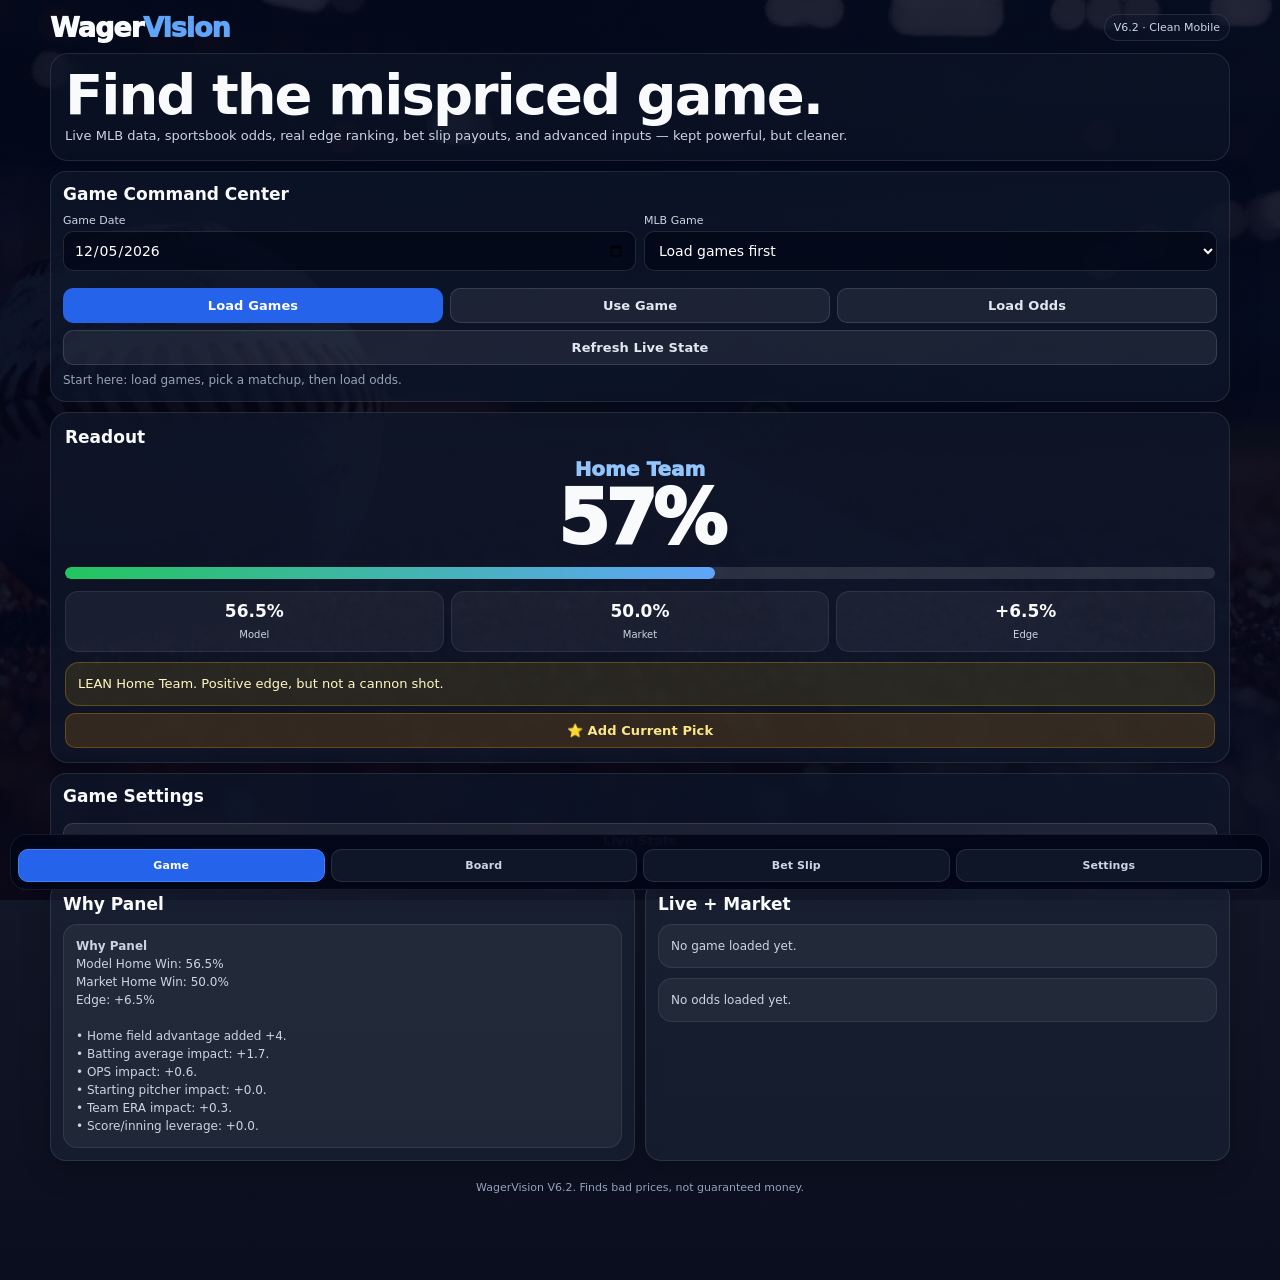
<file: index-v6.2-stable.html>
<!DOCTYPE html>
<html lang="en">
<head>
<meta charset="UTF-8" />
<meta name="viewport" content="width=device-width,initial-scale=1.0" />
<title>WagerVision V6.2</title>

<style>
*{box-sizing:border-box;margin:0;padding:0;font-family:Inter,system-ui,-apple-system,BlinkMacSystemFont,"Segoe UI",sans-serif}
body{min-height:100vh;color:#f8fafc;background:linear-gradient(rgba(2,6,23,.86),rgba(2,6,23,.97)),url("bg.jpg") center/cover fixed no-repeat;padding:12px;padding-bottom:86px}
.app{max-width:1180px;margin:auto}
header{display:flex;justify-content:space-between;align-items:center;margin-bottom:10px;gap:10px}
.logo{font-size:27px;font-weight:950;letter-spacing:-1px}.logo span{color:#60a5fa}
.tag{font-size:11px;color:#cbd5e1;border:1px solid rgba(255,255,255,.1);background:rgba(15,23,42,.55);padding:6px 9px;border-radius:999px;white-space:nowrap}
.hero{background:rgba(15,23,42,.58);border:1px solid rgba(255,255,255,.1);border-radius:18px;padding:14px;margin-bottom:10px}
.hero h1{font-size:clamp(28px,7vw,56px);line-height:.95;letter-spacing:-2px;margin-bottom:6px}.hero p{color:#cbd5e1;line-height:1.45;font-size:13px;max-width:820px}
.tabs{display:grid;grid-template-columns:repeat(4,1fr);gap:6px;position:fixed;bottom:10px;left:10px;right:10px;z-index:20;background:rgba(2,6,23,.92);padding:7px;border-radius:16px;backdrop-filter:blur(15px);border:1px solid rgba(255,255,255,.08)}
.tab{border:1px solid rgba(255,255,255,.1);background:rgba(15,23,42,.96);color:#cbd5e1;border-radius:10px;padding:9px 4px;font-weight:800;font-size:11px;cursor:pointer}.tab.active{background:#2563eb;color:white;border-color:#3b82f6}
.section{display:none}.section.active{display:block}
.grid{display:grid;grid-template-columns:1fr 1fr;gap:10px}.form-grid{display:grid;grid-template-columns:repeat(2,1fr);gap:8px}.full{grid-column:1/-1}
.card{background:rgba(15,23,42,.72);border:1px solid rgba(255,255,255,.1);border-radius:16px;padding:12px;margin-bottom:10px;box-shadow:0 10px 30px rgba(0,0,0,.2)}
.card.soft{background:rgba(30,41,59,.5)}
h2{font-size:17px;margin-bottom:10px}h3{font-size:13px;color:#e2e8f0;margin:8px 0}
label{display:block;margin-bottom:4px;color:#cbd5e1;font-size:11px}
input,select{width:100%;padding:10px;border-radius:10px;border:1px solid rgba(255,255,255,.12);background:rgba(2,6,23,.72);color:#fff;font-size:14px;outline:none}
button{width:100%;margin-top:7px;padding:9px 11px;border:0;border-radius:10px;background:#2563eb;color:#fff;font-weight:750;font-size:13px;letter-spacing:.1px;cursor:pointer}
button.secondary{background:rgba(255,255,255,.07);border:1px solid rgba(255,255,255,.12);color:#e2e8f0}
button.gold{background:rgba(245,158,11,.16);border:1px solid rgba(245,158,11,.28);color:#fde68a}
button.danger,.remove{background:rgba(239,68,68,.18);border:1px solid rgba(239,68,68,.3)}
.button-row{display:grid;grid-template-columns:repeat(3,1fr);gap:7px}.button-row button{margin-top:7px}
.status,.small{margin-top:7px;color:#94a3b8;font-size:12px;line-height:1.4}
.main-readout{background:rgba(15,23,42,.8);border:1px solid rgba(255,255,255,.1);border-radius:18px;padding:14px;margin-bottom:10px}
.team-name{text-align:center;color:#93c5fd;font-size:20px;font-weight:950;margin-top:2px}
.big{text-align:center;font-size:clamp(48px,13vw,74px);font-weight:950;letter-spacing:-4px;line-height:1}
.meter{height:12px;border-radius:999px;background:rgba(255,255,255,.12);overflow:hidden;margin:12px 0}.bar{height:100%;width:50%;background:linear-gradient(90deg,#22c55e,#60a5fa);border-radius:999px;transition:.3s}
.mini-grid{display:grid;grid-template-columns:repeat(3,1fr);gap:7px}.mini{background:rgba(255,255,255,.055);border:1px solid rgba(255,255,255,.08);border-radius:13px;padding:9px;text-align:center}.mini strong{display:block;font-size:17px;margin-bottom:2px}.mini span{font-size:10px;color:#cbd5e1}
.edge-box{margin-top:10px;padding:12px;border-radius:14px;font-size:13px;line-height:1.4;background:rgba(148,163,184,.1);border:1px solid rgba(148,163,184,.18);color:#e2e8f0}
.green{background:rgba(34,197,94,.12);border-color:rgba(34,197,94,.28);color:#dcfce7}.yellow{background:rgba(234,179,8,.12);border-color:rgba(234,179,8,.28);color:#fef9c3}.red{background:rgba(239,68,68,.12);border-color:rgba(239,68,68,.28);color:#fee2e2}
.data-box{margin-top:10px;text-align:left;padding:12px;border-radius:14px;background:rgba(255,255,255,.05);border:1px solid rgba(255,255,255,.08);color:#cbd5e1;font-size:12px;line-height:1.5}
.pick-card{padding:12px;border-radius:15px;background:rgba(255,255,255,.055);border:1px solid rgba(255,255,255,.09);margin-bottom:8px}.pick-top{display:flex;justify-content:space-between;gap:8px;align-items:flex-start}.pick-title{font-weight:950;font-size:14px}.pick-edge{font-weight:950;color:#86efac}.pick-edge.bad{color:#fca5a5}.pick-meta{margin-top:6px;color:#cbd5e1;font-size:12px;line-height:1.4}
.pill-row{display:flex;gap:6px;flex-wrap:wrap;margin-top:7px}.pill{font-size:10px;padding:5px 8px;border-radius:999px;background:rgba(96,165,250,.1);border:1px solid rgba(96,165,250,.22);color:#dbeafe}
.base-row{display:grid;grid-template-columns:repeat(3,1fr);gap:7px}.base-toggle{padding:10px;border-radius:12px;background:rgba(255,255,255,.07);border:1px solid rgba(255,255,255,.12);text-align:center;font-weight:850;cursor:pointer;color:#cbd5e1;font-size:13px}.base-toggle.on{background:rgba(34,197,94,.16);border-color:rgba(34,197,94,.32);color:#dcfce7}
.leg{display:flex;justify-content:space-between;gap:10px;align-items:center;padding:10px;border-radius:13px;background:rgba(255,255,255,.055);border:1px solid rgba(255,255,255,.08);margin-bottom:7px;font-size:12px}.remove{width:auto;margin:0;padding:7px 9px;color:white;border-radius:9px}
.odds-list{display:grid;gap:8px}.book-row{display:grid;grid-template-columns:1.15fr .85fr .85fr;gap:8px;align-items:center;padding:10px;border-radius:12px;background:rgba(255,255,255,.05);border:1px solid rgba(255,255,255,.08);font-size:12px}
.summary-strip{display:grid;grid-template-columns:repeat(3,1fr);gap:7px;margin-bottom:10px}.summary-card{padding:10px;border-radius:13px;background:rgba(15,23,42,.65);border:1px solid rgba(255,255,255,.08);text-align:center}.summary-card strong{display:block;font-size:16px}.summary-card span{font-size:10px;color:#cbd5e1}
.collapsed{display:none}
.quick-grid{display:grid;grid-template-columns:1fr 1fr;gap:8px;margin-bottom:10px}
hr{border:0;border-top:1px solid rgba(255,255,255,.1);margin:12px 0}.footer{text-align:center;color:#94a3b8;font-size:11px;margin-top:10px}
@media(max-width:850px){.grid,.form-grid{grid-template-columns:1fr}.quick-grid{grid-template-columns:1fr}.button-row{grid-template-columns:1fr 1fr}.book-row{grid-template-columns:1fr}.hero{padding:13px}}
</style>
</head>

<body>
<div class="app">
<header>
  <div class="logo">Wager<span>Vision</span></div>
  <div class="tag">V6.2 · Clean Mobile</div>
</header>

<section class="hero">
  <h1>Find the mispriced game.</h1>
  <p>Live MLB data, sportsbook odds, real edge ranking, bet slip payouts, and advanced inputs — kept powerful, but cleaner.</p>
</section>

<div class="tabs">
  <button class="tab active" onclick="showTab('game',this)">Game</button>
  <button class="tab" onclick="showTab('board',this)">Board</button>
  <button class="tab" onclick="showTab('slip',this)">Bet Slip</button>
  <button class="tab" onclick="showTab('settings',this)">Settings</button>
</div>

<section id="game" class="section active">
  <div class="card">
    <h2>Game Command Center</h2>
    <div class="quick-grid">
      <div><label>Game Date</label><input id="gameDate" type="date"></div>
      <div><label>MLB Game</label><select id="gameSelect"><option value="">Load games first</option></select></div>
    </div>
    <div class="button-row">
      <button onclick="loadGames()">Load Games</button>
      <button class="secondary" onclick="loadSelectedGame()">Use Game</button>
      <button class="secondary" onclick="loadOdds()">Load Odds</button>
    </div>
    <button class="secondary" onclick="refreshLiveState()">Refresh Live State</button>
    <div class="status" id="loadStatus">Start here: load games, pick a matchup, then load odds.</div>
  </div>

  <div class="main-readout">
    <h2>Readout</h2>
    <div class="team-name" id="winner">Home Team</div>
    <div class="big" id="probability">50%</div>
    <div class="meter"><div class="bar" id="bar"></div></div>
    <div class="mini-grid">
      <div class="mini"><strong id="homeProb">50%</strong><span>Model</span></div>
      <div class="mini"><strong id="marketProb">50%</strong><span>Market</span></div>
      <div class="mini"><strong id="edgeValue">0%</strong><span>Edge</span></div>
    </div>
    <div class="edge-box" id="edgeText">Load a game, pull odds, calculate.</div>
    <button class="gold" onclick="addCurrentToSlip()">⭐ Add Current Pick</button>
  </div>

  <div class="card">
    <h2>Game Settings</h2>
    <button class="secondary" onclick="toggleInputs()">Live Stats</button>

    <div id="inputsSection" class="collapsed">
      <div class="form-grid" style="margin-top:10px">
        <div><label>Home Team</label><input id="homeTeam" value="Home Team"></div>
        <div><label>Away Team</label><input id="awayTeam" value="Away Team"></div>
        <div><label>Home AVG</label><input id="homeAvg" type="number" step="0.001" value="0.255"></div>
        <div><label>Away AVG</label><input id="awayAvg" type="number" step="0.001" value="0.245"></div>
        <div><label>Home OPS</label><input id="homeOps" type="number" step="0.001" value="0.710"></div>
        <div><label>Away OPS</label><input id="awayOps" type="number" step="0.001" value="0.700"></div>

        <div><label>Home Pitcher</label><select id="homePitcher"><option value="9">Elite</option><option value="8">Ace</option><option value="6">Good</option><option value="5" selected>Average</option><option value="3">Shaky</option><option value="2">Weak</option></select></div>
        <div><label>Away Pitcher</label><select id="awayPitcher"><option value="9">Elite</option><option value="8">Ace</option><option value="6">Good</option><option value="5" selected>Average</option><option value="3">Shaky</option><option value="2">Weak</option></select></div>

        <div><label>Home ERA</label><input id="homeEra" type="number" step="0.01" value="4.10"></div>
        <div><label>Away ERA</label><input id="awayEra" type="number" step="0.01" value="4.20"></div>

        <div><label>Home Injury Impact</label><select id="homeInjuries"><option value="0">None</option><option value="-2">Minor lineup hit</option><option value="-4">Star hitter out</option><option value="-6">Multiple starters out</option><option value="-8">Pitcher scratched</option></select></div>
        <div><label>Away Injury Impact</label><select id="awayInjuries"><option value="0">None</option><option value="-2">Minor lineup hit</option><option value="-4">Star hitter out</option><option value="-6">Multiple starters out</option><option value="-8">Pitcher scratched</option></select></div>

        <div><label>Current Inning</label><select id="inning"><option value="1">1st</option><option value="2">2nd</option><option value="3">3rd</option><option value="4">4th</option><option value="5" selected>5th</option><option value="6">6th</option><option value="7">7th</option><option value="8">8th</option><option value="9">9th+</option></select></div>
        <div><label>Home Score Lead</label><input id="scoreLead" type="number" value="0"></div>

        <div class="full">
          <label>Runners On Base</label>
          <div class="base-row">
            <div id="base1" class="base-toggle" onclick="toggleBase('base1')">1st</div>
            <div id="base2" class="base-toggle" onclick="toggleBase('base2')">2nd</div>
            <div id="base3" class="base-toggle" onclick="toggleBase('base3')">3rd</div>
          </div>
        </div>

        <div><label>Outs</label><select id="outs"><option value="0">0 outs</option><option value="1">1 out</option><option value="2">2 outs</option></select></div>
        <div><label>Market Home Win %</label><input id="bookOdds" type="number" value="50"></div>
        <div class="full"><label>Best Home Moneyline</label><input id="bestHomeLine" value="Manual / not loaded"></div>
      </div>
      <button onclick="calculateOdds()">Calculate Odds</button>
    </div>
  </div>

  <div class="grid">
    <div class="card soft"><h2>Why Panel</h2><div class="data-box" id="whyBox">No calculation yet.</div></div>
    <div class="card soft"><h2>Live + Market</h2><div id="dataBox" class="data-box">No game loaded yet.</div><div id="oddsBox" class="odds-list"><div class="data-box">No odds loaded yet.</div></div></div>
  </div>
</section>

<section id="board" class="section">
  <div class="summary-strip">
    <div class="summary-card"><strong id="topEdge">—</strong><span>Top Edge</span></div>
    <div class="summary-card"><strong id="gamesLoaded">0</strong><span>Games</span></div>
    <div class="summary-card"><strong id="slipCount">0</strong><span>Slip Legs</span></div>
  </div>

  <div class="card">
    <h2>Best Picks Board</h2>
    <button onclick="scanBoard()">Scan Real Edge Board</button>
    <button class="secondary" onclick="loadGames()">Load MLB Games Only</button>
    <div class="status" id="boardStatus">Save your Odds API key in Settings, then scan the real board.</div>
    <div id="pickBoard" class="data-box">No picks scanned yet.</div>
  </div>
</section>

<section id="slip" class="section">
  <div class="card">
    <h2>Bet Slip + Payout</h2>
    <div class="form-grid">
      <div><label>Stake</label><input id="slipStake" type="number" value="10" oninput="renderSlip()"></div>
      <div><label>Bet Type</label><select id="betMode" onchange="renderSlip()"><option value="parlay">Parlay</option><option value="single">Singles</option></select></div>
    </div>
    <div id="slipBox" class="data-box">No picks added yet. Add picks from Board or Game.</div>
    <button class="secondary" onclick="clearSlip()">Clear Slip</button>
  </div>
</section>

<section id="settings" class="section">
  <div class="card">
    <h2>Settings</h2>
    <label>The Odds API Key</label>
    <input id="oddsApiKey" placeholder="Paste your Odds API key here">
    <button onclick="saveApiKey()">Save API Key</button>
    <button class="secondary" onclick="clearApiKey()">Clear Saved Key</button>
    <div class="status" id="apiStatus">No key loaded yet.</div>
    <hr>
    <div class="small">For screen recordings, stay off this tab. Later, this key should move to a backend.</div>
  </div>
</section>

<div class="footer">WagerVision V6.2. Finds bad prices, not guaranteed money.</div>
</div>

<script>
let loadedGames=[];
let selectedGamePk=null;
let selectedGameData=null;
let slip=[];

document.getElementById("gameDate").value=new Date().toISOString().split("T")[0];

function toggleInputs(){document.getElementById("inputsSection").classList.toggle("collapsed")}
function showTab(id,el){
  document.querySelectorAll(".section").forEach(s=>s.classList.remove("active"));
  document.querySelectorAll(".tab").forEach(t=>t.classList.remove("active"));
  document.getElementById(id).classList.add("active");
  el.classList.add("active");
}
function num(id){return Number(document.getElementById(id).value)}
function text(id){return document.getElementById(id).value.trim()}
function setVal(id,value){document.getElementById(id).value=value}
function clamp(value,min,max){return Math.max(min,Math.min(max,value))}
function toggleBase(id){document.getElementById(id).classList.toggle("on")}
function baseValue(){let v=0;if(base1.classList.contains("on"))v+=1;if(base2.classList.contains("on"))v+=1.4;if(base3.classList.contains("on"))v+=1.8;return v}
async function fetchJSON(url){const res=await fetch(url);if(!res.ok)throw new Error("network");return await res.json()}

function saveApiKey(){const key=text("oddsApiKey");if(!key){apiStatus.textContent="Paste a key first.";return}localStorage.setItem("wagervision_odds_key",key);apiStatus.textContent="API key saved."}
function clearApiKey(){localStorage.removeItem("wagervision_odds_key");setVal("oddsApiKey","");apiStatus.textContent="API key cleared."}
(function(){const key=localStorage.getItem("wagervision_odds_key");if(key){setVal("oddsApiKey",key);apiStatus.textContent="API key loaded from browser."}})();

function statValue(stats,name){try{return stats?.stats?.[0]?.splits?.[0]?.stat?.[name]??null}catch{return null}}
async function loadGames(){
  boardStatus.textContent="Loading MLB games...";
  loadStatus.textContent="Loading MLB games...";
  gameSelect.innerHTML="<option value=''>Loading...</option>";
  try{
    const data=await fetchJSON(`https://statsapi.mlb.com/api/v1/schedule?sportId=1&date=${gameDate.value}&hydrate=probablePitcher`);
    loadedGames=data.dates?.[0]?.games||[];
    gamesLoaded.textContent=loadedGames.length;
    if(!loadedGames.length){
      gameSelect.innerHTML="<option value=''>No games found</option>";
      boardStatus.textContent="No games found.";
      loadStatus.textContent="No games found.";
      return;
    }
    gameSelect.innerHTML=loadedGames.map((g,i)=>{
      const away=g.teams.away.team.name,home=g.teams.home.team.name;
      const ap=g.teams.away.probablePitcher?.fullName||"TBD";
      const hp=g.teams.home.probablePitcher?.fullName||"TBD";
      return `<option value="${i}">${away} @ ${home} · ${ap} vs ${hp}</option>`;
    }).join("");
    boardStatus.textContent=`${loadedGames.length} games loaded.`;
    loadStatus.textContent=`${loadedGames.length} games loaded. Pick one and use game.`;
  }catch{
    boardStatus.textContent="Could not load MLB games.";
    loadStatus.textContent="Could not load MLB games.";
  }
}

async function getTeamStats(teamId,season){
  const [hitting,pitching]=await Promise.all([
    fetchJSON(`https://statsapi.mlb.com/api/v1/teams/${teamId}/stats?stats=season&group=hitting&season=${season}`),
    fetchJSON(`https://statsapi.mlb.com/api/v1/teams/${teamId}/stats?stats=season&group=pitching&season=${season}`)
  ]);
  return{avg:Number(statValue(hitting,"avg"))||0.250,ops:Number(statValue(hitting,"ops"))||0.700,era:Number(statValue(pitching,"era"))||4.20,whip:Number(statValue(pitching,"whip"))||1.30};
}
async function getPitcherStats(playerId,season){
  if(!playerId)return null;
  try{
    const data=await fetchJSON(`https://statsapi.mlb.com/api/v1/people/${playerId}/stats?stats=season&group=pitching&season=${season}`);
    const s=data?.stats?.[0]?.splits?.[0]?.stat;
    if(!s)return null;
    return{era:Number(s.era)||null,whip:Number(s.whip)||null};
  }catch{return null}
}
function ratePitcher(stats){
  if(!stats||!stats.era)return 5;
  const era=stats.era,whip=stats.whip||1.30;
  if(era<=2.75&&whip<=1.05)return 9;
  if(era<=3.35&&whip<=1.15)return 8;
  if(era<=3.90&&whip<=1.25)return 6;
  if(era<=4.60&&whip<=1.38)return 5;
  if(era<=5.20)return 3;
  return 2;
}

async function loadSelectedGame(){
  const index=gameSelect.value;
  if(index===""){loadStatus.textContent="Pick a game first.";return}
  const game=loadedGames[Number(index)];
  selectedGamePk=game.gamePk;
  selectedGameData=game;
  const season=new Date(gameDate.value).getFullYear();
  const home=game.teams.home.team,away=game.teams.away.team;

  loadStatus.textContent="Pulling team stats, pitcher stats, and live state...";
  try{
    const [hs,as,hp,ap]=await Promise.all([
      getTeamStats(home.id,season),
      getTeamStats(away.id,season),
      getPitcherStats(game.teams.home.probablePitcher?.id,season),
      getPitcherStats(game.teams.away.probablePitcher?.id,season)
    ]);

    setVal("homeTeam",home.name);setVal("awayTeam",away.name);
    setVal("homeAvg",hs.avg.toFixed(3));setVal("awayAvg",as.avg.toFixed(3));
    setVal("homeOps",hs.ops.toFixed(3));setVal("awayOps",as.ops.toFixed(3));
    setVal("homeEra",hs.era.toFixed(2));setVal("awayEra",as.era.toFixed(2));
    setVal("homePitcher",ratePitcher(hp));setVal("awayPitcher",ratePitcher(ap));

    await refreshLiveState(false);

    dataBox.innerHTML=`
      <strong>Live MLB Data Loaded</strong><br>
      ${away.name} @ ${home.name}<br>
      Away pitcher: ${game.teams.away.probablePitcher?.fullName||"TBD"}<br>
      Home pitcher: ${game.teams.home.probablePitcher?.fullName||"TBD"}<br><br>
      ${home.name}: AVG ${hs.avg.toFixed(3)}, OPS ${hs.ops.toFixed(3)}, ERA ${hs.era.toFixed(2)}, WHIP ${hs.whip.toFixed(2)}<br>
      ${away.name}: AVG ${as.avg.toFixed(3)}, OPS ${as.ops.toFixed(3)}, ERA ${as.era.toFixed(2)}, WHIP ${as.whip.toFixed(2)}
    `;
    loadStatus.textContent="Game loaded.";
    calculateOdds();
  }catch{
    loadStatus.textContent="Some stats failed. Using what is available.";
    calculateOdds();
  }
}

async function refreshLiveState(showMessage=true){
  if(!selectedGamePk){if(showMessage)loadStatus.textContent="Load a game first.";return}
  try{
    const data=await fetchJSON(`https://statsapi.mlb.com/api/v1.1/game/${selectedGamePk}/feed/live`);
    const l=data.liveData?.linescore;
    const homeRuns=Number(l?.teams?.home?.runs||0);
    const awayRuns=Number(l?.teams?.away?.runs||0);
    setVal("scoreLead",homeRuns-awayRuns);
    setVal("inning",clamp(Number(l?.currentInning||1),1,9));
    setVal("outs",clamp(Number(l?.outs||0),0,2));
    ["base1","base2","base3"].forEach(id=>document.getElementById(id).classList.remove("on"));
    if(l?.offense?.first)base1.classList.add("on");
    if(l?.offense?.second)base2.classList.add("on");
    if(l?.offense?.third)base3.classList.add("on");
    if(showMessage)loadStatus.textContent=`Live state updated: ${awayRuns}-${homeRuns}.`;
    calculateOdds();
  }catch{
    if(showMessage)loadStatus.textContent="Could not refresh live state.";
  }
}

function normalizeTeamName(name){return String(name||"").toLowerCase().replace(/[^a-z0-9 ]/g,"").replace(/\s+/g," ").trim()}
function americanToImplied(price){const p=Number(price);if(p>0)return(100/(p+100))*100;return((-p)/((-p)+100))*100}
function noVigTwoWay(a,b){const total=a+b;if(!total)return{a,b};return{a:(a/total)*100,b:(b/total)*100}}
function displayAmerican(price){const p=Number(price);return p>0?`+${p}`:`${p}`}
function decimalFromAmerican(price){const p=Number(price);if(p>0)return 1+(p/100);return 1+(100/Math.abs(p))}
async function getOddsFeed(){
  const key=text("oddsApiKey")||localStorage.getItem("wagervision_odds_key");
  if(!key)throw new Error("No API key");
  return await fetchJSON(`https://api.the-odds-api.com/v4/sports/baseball_mlb/odds/?regions=us&markets=h2h&oddsFormat=american&apiKey=${key}`);
}
function findOddsGame(oddsFeed,homeName,awayName){
  const h=normalizeTeamName(homeName),a=normalizeTeamName(awayName);
  return oddsFeed.find(g=>{
    const gh=normalizeTeamName(g.home_team),ga=normalizeTeamName(g.away_team);
    return(gh.includes(h)||h.includes(gh)||ga.includes(a)||a.includes(ga));
  });
}
function bestHomeLineFromOddsGame(game){
  let best=null,bestBook="",bestProb=50,rows=[];
  if(!game)return null;
  game.bookmakers.forEach(book=>{
    const market=book.markets?.find(m=>m.key==="h2h");
    if(!market)return;
    const homeOutcome=market.outcomes.find(o=>normalizeTeamName(o.name)===normalizeTeamName(game.home_team));
    const awayOutcome=market.outcomes.find(o=>normalizeTeamName(o.name)===normalizeTeamName(game.away_team));
    if(!homeOutcome||!awayOutcome)return;
    const rawHome=americanToImplied(homeOutcome.price);
    const rawAway=americanToImplied(awayOutcome.price);
    const fair=noVigTwoWay(rawHome,rawAway);
    if(best===null||Number(homeOutcome.price)>Number(best)){
      best=homeOutcome.price;bestBook=book.title;bestProb=fair.a;
    }
    rows.push({book:book.title,homeLine:homeOutcome.price,awayLine:awayOutcome.price,homeProb:fair.a});
  });
  if(best===null)return null;
  return{best,bestBook,bestProb,rows};
}
async function loadOdds(){
  try{
    oddsBox.innerHTML=`<div class="data-box">Fetching sportsbook odds...</div>`;
    const feed=await getOddsFeed();
    const game=findOddsGame(feed,text("homeTeam"),text("awayTeam"));
    const info=bestHomeLineFromOddsGame(game);
    if(!info){oddsBox.innerHTML=`<div class="data-box">No matching odds found.</div>`;return}
    setVal("bookOdds",info.bestProb.toFixed(1));
    setVal("bestHomeLine",`${displayAmerican(info.best)} at ${info.bestBook}`);
    oddsBox.innerHTML=info.rows.map(row=>`
      <div class="book-row">
        <strong>${row.book}</strong>
        <div>Home ${displayAmerican(row.homeLine)}</div>
        <div>Fair ${row.homeProb.toFixed(1)}%</div>
      </div>
    `).join("");
    calculateOdds();
    loadStatus.textContent="Sportsbook odds loaded.";
  }catch{
    oddsBox.innerHTML=`<div class="data-box">Could not load odds. Check API key or request limit.</div>`;
  }
}

function modelCalc(input){
  let s=50,reasons=[];
  s+=4;reasons.push("Home field advantage added +4.");
  const avgImpact=(input.homeAvg-input.awayAvg)*170;s+=avgImpact;reasons.push(`Batting average impact: ${avgImpact>=0?"+":""}${avgImpact.toFixed(1)}.`);
  const opsImpact=(input.homeOps-input.awayOps)*55;s+=opsImpact;reasons.push(`OPS impact: ${opsImpact>=0?"+":""}${opsImpact.toFixed(1)}.`);
  const pitcherImpact=(input.homePitcher-input.awayPitcher)*3.15;s+=pitcherImpact;reasons.push(`Starting pitcher impact: ${pitcherImpact>=0?"+":""}${pitcherImpact.toFixed(1)}.`);
  const eraImpact=(input.awayEra-input.homeEra)*2.65;s+=eraImpact;reasons.push(`Team ERA impact: ${eraImpact>=0?"+":""}${eraImpact.toFixed(1)}.`);
  s+=input.homeInjuries;s-=input.awayInjuries;
  if(input.homeInjuries!==0)reasons.push(`Home injury penalty: ${input.homeInjuries}.`);
  if(input.awayInjuries!==0)reasons.push(`Away injury penalty benefits home by ${-input.awayInjuries}.`);
  const mult=input.inning>=8?6.2:input.inning>=7?5.2:input.inning>=5?3.4:2.1;
  const scoreImpact=input.scoreLead*mult;s+=scoreImpact;reasons.push(`Score/inning leverage: ${scoreImpact>=0?"+":""}${scoreImpact.toFixed(1)}.`);
  const basePressure=input.baseValue*(3-input.outs)*0.85;s+=basePressure;
  if(input.baseValue>0)reasons.push(`Base runner pressure added +${basePressure.toFixed(1)}.`);
  if(input.inning>=8&&input.scoreLead>0){s+=4;reasons.push("Late-game lead bonus added +4.")}
  if(input.inning>=8&&input.scoreLead<0){s-=4;reasons.push("Late-game trailing penalty added -4.")}
  return{homeScore:clamp(s,2,98),reasons};
}
function currentInput(){
  return{
    homeAvg:num("homeAvg"),awayAvg:num("awayAvg"),
    homeOps:num("homeOps"),awayOps:num("awayOps"),
    homePitcher:num("homePitcher"),awayPitcher:num("awayPitcher"),
    homeEra:num("homeEra"),awayEra:num("awayEra"),
    homeInjuries:num("homeInjuries"),awayInjuries:num("awayInjuries"),
    inning:num("inning"),scoreLead:num("scoreLead"),baseValue:baseValue(),outs:num("outs")
  };
}
function parseBestHomeAmerican(){
  const match=text("bestHomeLine").match(/[+-]\d+/);
  return match?Number(match[0]):-110;
}
function calculateOdds(){
  const home=text("homeTeam")||"Home Team";
  const away=text("awayTeam")||"Away Team";
  const result=modelCalc(currentInput());
  const market=num("bookOdds");
  const edge=result.homeScore-market;
  const awayScore=100-result.homeScore;
  const pick=edge>=0?home:away;
  const american=parseBestHomeAmerican();

  winner.textContent=result.homeScore>=awayScore?home:away;
  probability.textContent=Math.round(Math.max(result.homeScore,awayScore))+"%";
  homeProb.textContent=result.homeScore.toFixed(1)+"%";
  marketProb.textContent=market.toFixed(1)+"%";
  edgeValue.textContent=(edge>=0?"+":"")+edge.toFixed(1)+"%";
  bar.style.width=result.homeScore+"%";

  let cls="edge-box",msg="";
  if(edge>=10){cls+=" green";msg=`STRONG VALUE on ${home}. Model ${result.homeScore.toFixed(1)}%, market ${market.toFixed(1)}%. The price looks wrong.`}
  else if(edge>=5){cls+=" yellow";msg=`LEAN ${home}. Positive edge, but not a cannon shot.`}
  else if(edge<=-10){cls+=" red";msg=`FADE ${home}. Market may be overpricing them.`}
  else if(edge<=-5){cls+=" yellow";msg=`LEAN ${away}. ${home} looks a little expensive.`}
  else{msg=`NO BET. Model and market are too close.`}
  edgeText.className=cls;edgeText.textContent=msg;

  whyBox.innerHTML=`
    <strong>Why Panel</strong><br>
    Model Home Win: ${result.homeScore.toFixed(1)}%<br>
    Market Home Win: ${market.toFixed(1)}%<br>
    Edge: ${edge>=0?"+":""}${edge.toFixed(1)}%<br><br>
    ${result.reasons.map(r=>"• "+r).join("<br>")}
  `;
  return{home,away,model:result.homeScore,market,edge,pick,american,book:text("bestHomeLine")};
}

async function scanBoard(){
  if(!loadedGames.length)await loadGames();
  if(!loadedGames.length)return;
  let oddsFeed=[];
  try{oddsFeed=await getOddsFeed()}catch{boardStatus.textContent="Need Odds API key saved in Settings to scan real edge.";return}

  boardStatus.textContent="Scanning full board with real sportsbook odds...";
  const season=new Date(gameDate.value).getFullYear();
  let picks=[];

  for(const game of loadedGames){
    try{
      const home=game.teams.home.team,away=game.teams.away.team;
      const [hs,as,hp,ap]=await Promise.all([
        getTeamStats(home.id,season),
        getTeamStats(away.id,season),
        getPitcherStats(game.teams.home.probablePitcher?.id,season),
        getPitcherStats(game.teams.away.probablePitcher?.id,season)
      ]);

      const model=modelCalc({
        homeAvg:hs.avg,awayAvg:as.avg,homeOps:hs.ops,awayOps:as.ops,
        homePitcher:ratePitcher(hp),awayPitcher:ratePitcher(ap),
        homeEra:hs.era,awayEra:as.era,
        homeInjuries:0,awayInjuries:0,inning:1,scoreLead:0,baseValue:0,outs:0
      });

      const oddsGame=findOddsGame(oddsFeed,home.name,away.name);
      const oddsInfo=bestHomeLineFromOddsGame(oddsGame);
      if(!oddsInfo)continue;

      const edge=model.homeScore-oddsInfo.bestProb;
      picks.push({
        home:home.name,away:away.name,
        model:model.homeScore,market:oddsInfo.bestProb,edge,
        american:oddsInfo.best,book:oddsInfo.bestBook,
        pick:edge>=0?home.name:away.name
      });
    }catch{}
  }

  picks.sort((a,b)=>b.edge-a.edge);
  if(picks.length)topEdge.textContent=(picks[0].edge>=0?"+":"")+picks[0].edge.toFixed(1)+"%";
  pickBoard.innerHTML=picks.length?picks.map((p,i)=>`
    <div class="pick-card">
      <div class="pick-top">
        <div>
          <div class="pick-title">${i===0?"⭐ ":i===1?"🔥 ":""}${p.away} @ ${p.home}</div>
          <div class="pick-meta">
            Pick: <strong>${p.pick}</strong><br>
            Model home: ${p.model.toFixed(1)}% · Market home: ${p.market.toFixed(1)}%<br>
            Best home line: ${displayAmerican(p.american)} at ${p.book}
          </div>
        </div>
        <div class="pick-edge ${p.edge<0?"bad":""}">${p.edge>=0?"+":""}${p.edge.toFixed(1)}%</div>
      </div>
      <div class="pill-row">
        <span class="pill">${p.edge>=8?"Strong Value":p.edge>=4?"Lean":p.edge<=-4?"Fade/Check Away":"Pass"}</span>
        <span class="pill">Real market edge</span>
      </div>
      <button class="gold" onclick='addPickToSlip(${JSON.stringify(p)})'>⭐ Add to Bet Slip</button>
    </div>
  `).join(""):`<div class="data-box">No matching odds found for today’s games.</div>`;
  boardStatus.textContent="Real edge board scanned.";
}

function addPickToSlip(p){slip.push(p);renderSlip();slipCount.textContent=slip.length;showTab("slip",document.querySelectorAll(".tab")[2])}
function addCurrentToSlip(){addPickToSlip(calculateOdds())}
function clearSlip(){slip=[];renderSlip();slipCount.textContent=0}
function removeLeg(index){slip.splice(index,1);renderSlip();slipCount.textContent=slip.length}
function renderSlip(){
  const stake=Number(document.getElementById("slipStake").value)||10;
  if(!slip.length){slipBox.innerHTML="No picks added yet. Add picks from Board or Game.";return}

  if(betMode.value==="single"){
    slipBox.innerHTML=slip.map((p,i)=>{
      const dec=decimalFromAmerican(p.american);
      const ret=stake*dec;
      const profit=ret-stake;
      return`
        <div class="leg">
          <div>
            <strong>${p.pick}</strong><br>
            <span class="small">${p.away} @ ${p.home} · ${displayAmerican(p.american)}<br>
            Stake $${stake.toFixed(2)} · Profit $${profit.toFixed(2)} · Return $${ret.toFixed(2)}</span>
          </div>
          <button class="remove" onclick="removeLeg(${i})">X</button>
        </div>
      `;
    }).join("");
    return;
  }

  const combinedDecimal=slip.reduce((total,p)=>total*decimalFromAmerican(p.american),1);
  const returnAmount=stake*combinedDecimal;
  const profit=returnAmount-stake;
  const avgEdge=slip.reduce((sum,p)=>sum+p.edge,0)/slip.length;
  const roughConfidence=slip.reduce((total,p)=>total*(Math.max(p.model,100-p.model)/100),1)*100;

  slipBox.innerHTML=slip.map((p,i)=>`
    <div class="leg">
      <div>
        <strong>${p.pick}</strong><br>
        <span class="small">${p.away} @ ${p.home} · ${displayAmerican(p.american)} · Edge ${p.edge>=0?"+":""}${p.edge.toFixed(1)}%</span>
      </div>
      <button class="remove" onclick="removeLeg(${i})">X</button>
    </div>
  `).join("")+`
    <div class="edge-box ${avgEdge>=5?"green":avgEdge>=2?"yellow":"red"}">
      <strong>Parlay Payout</strong><br>
      Legs: ${slip.length}<br>
      Stake: $${stake.toFixed(2)}<br>
      Potential Return: $${returnAmount.toFixed(2)}<br>
      Profit: $${profit.toFixed(2)}<br>
      Average Edge: ${avgEdge>=0?"+":""}${avgEdge.toFixed(1)}%<br>
      Rough Model Confidence: ${roughConfidence.toFixed(1)}%<br><br>
      ${slip.length>3?"Parlays get fragile after 3 legs. Pretty payout, ugly math.":"Reasonable leg count."}
    </div>
  `;
}

calculateOdds();
</script>
</body>
</html>
</file>
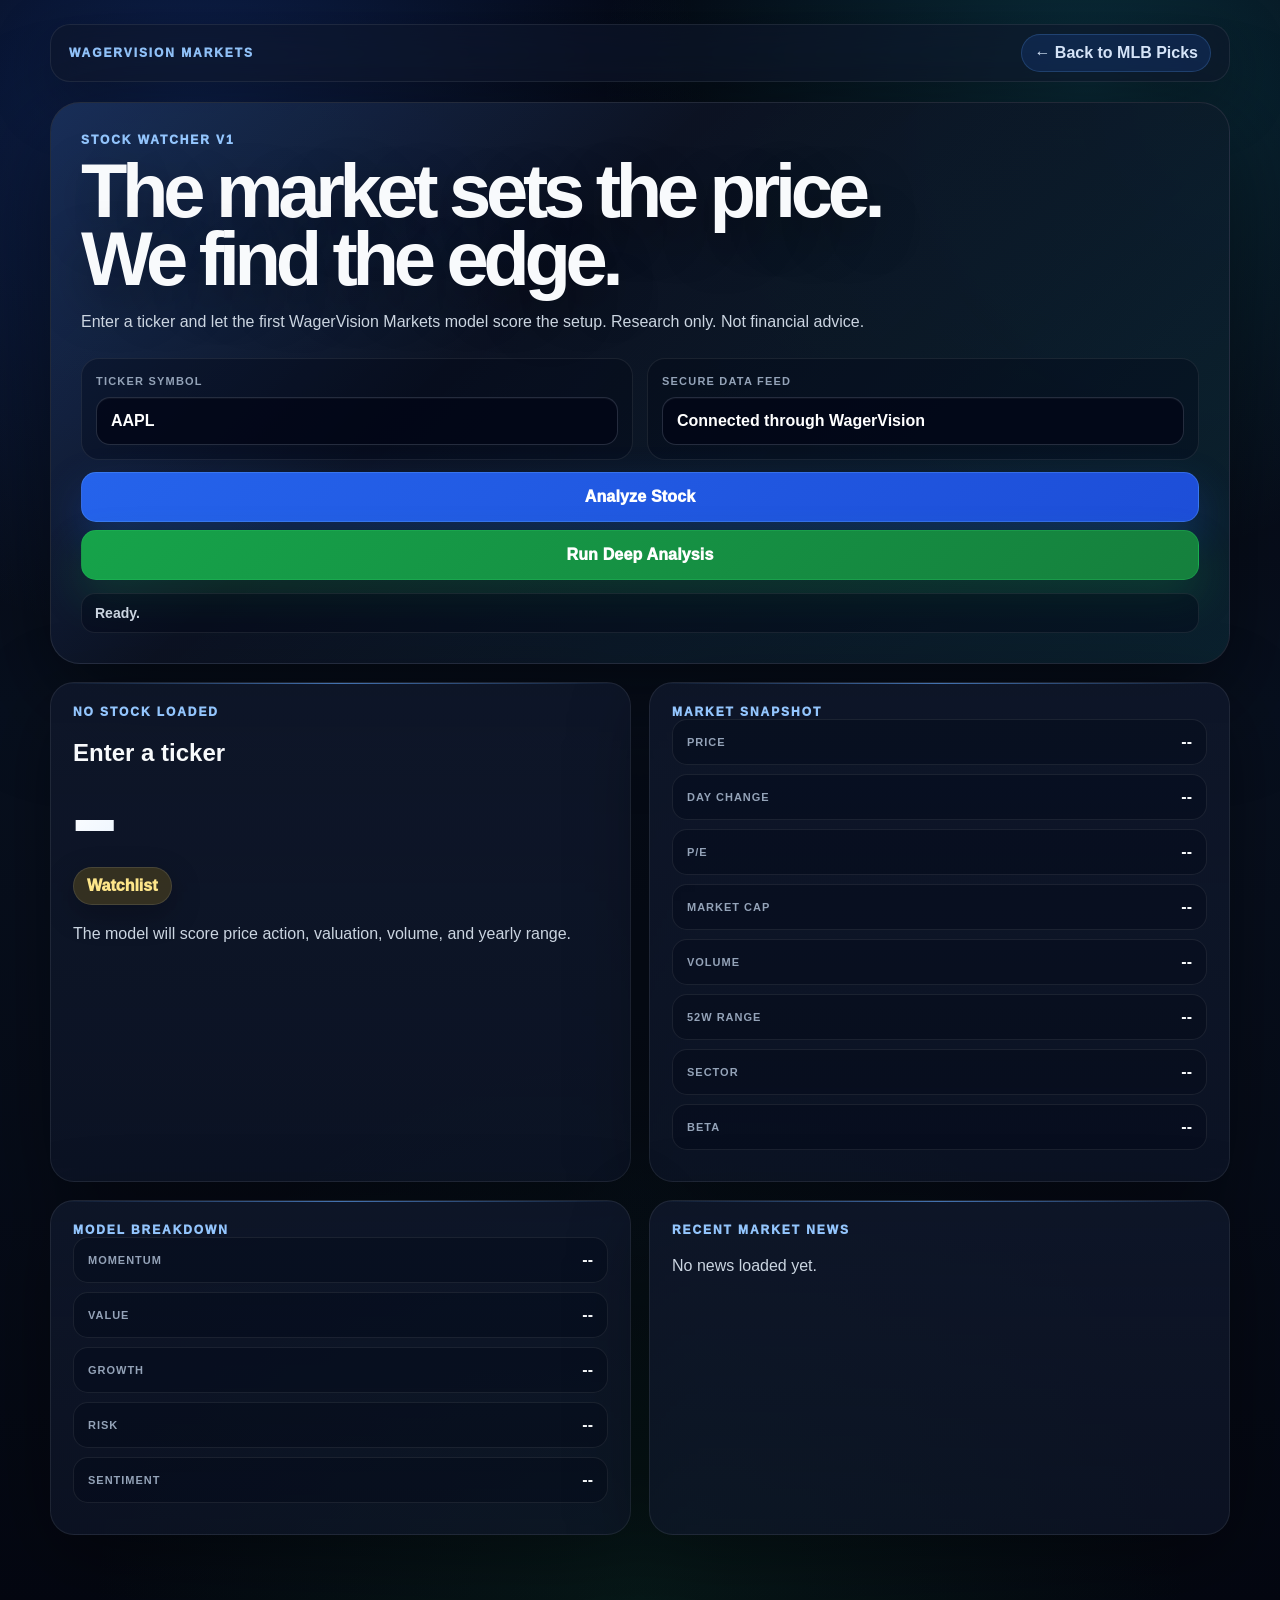
<file: markets.html>
<!DOCTYPE html>
<html lang="en">
<head>
<meta charset="UTF-8">
<meta name="viewport" content="width=device-width, initial-scale=1.0">
<title>WagerVision Markets</title>
<style>
*{box-sizing:border-box}
body{
  margin:0;
  font-family:Arial,sans-serif;
  background:radial-gradient(circle at top left,rgba(34,197,94,.18),transparent 30%),#050816;
  color:#f8fafc;
}
.wrap{width:min(1050px,94%);margin:auto;padding:28px 0 60px}
.hero,.card{
  background:rgba(15,23,42,.86);
  border:1px solid rgba(148,163,184,.25);
  border-radius:24px;
  padding:22px;
  box-shadow:0 22px 70px rgba(0,0,0,.35);
}
.topbar{display:flex;justify-content:space-between;gap:12px;align-items:center;margin-bottom:18px}
.brand{font-weight:900;color:#86efac;letter-spacing:.08em;text-transform:uppercase;font-size:12px}
a{color:#86efac;text-decoration:none;font-weight:800}
h1{font-size:clamp(34px,6vw,62px);line-height:.95;margin:8px 0}
p{color:#cbd5e1;line-height:1.5}
.grid{display:grid;grid-template-columns:1fr 1fr;gap:14px;margin-top:18px}
input{
  width:100%;padding:14px;border-radius:14px;
  border:1px solid rgba(148,163,184,.3);
  background:#020617;color:white;font-size:16px;
}
button{
  width:100%;margin-top:12px;padding:15px;border:0;border-radius:16px;
  background:linear-gradient(135deg,#22c55e,#38bdf8);
  color:#020617;font-weight:900;font-size:16px;cursor:pointer;
}
.results{display:grid;grid-template-columns:1fr 1fr;gap:16px;margin-top:18px}
.score{font-size:56px;font-weight:900;margin:8px 0}
.badge{display:inline-block;padding:8px 12px;border-radius:999px;font-weight:900}
.buy{background:rgba(34,197,94,.18);color:#86efac}
.watch{background:rgba(234,179,8,.18);color:#fde68a}
.avoid{background:rgba(239,68,68,.18);color:#fecaca}
.stat{display:flex;justify-content:space-between;border-bottom:1px solid rgba(148,163,184,.15);padding:11px 0}
.stat span{color:#94a3b8}
.status{font-size:14px;color:#94a3b8;margin-top:10px}
@media(max-width:800px){.grid,.results{grid-template-columns:1fr}.topbar{align-items:flex-start;flex-direction:column}}
</style>
<style id="markets-premium-style">
:root{
  --wv-bg:#05070d;
  --wv-panel:#0c111d;
  --wv-glass:rgba(15,23,42,.78);
  --wv-border:rgba(148,163,184,.22);
  --wv-blue:#3b82f6;
  --wv-cyan:#22d3ee;
  --wv-green:#22c55e;
  --wv-text:#f8fafc;
  --wv-muted:#94a3b8;
}

body{
  background:
    radial-gradient(circle at top left, rgba(59,130,246,.18), transparent 32%),
    radial-gradient(circle at top right, rgba(34,211,238,.13), transparent 28%),
    linear-gradient(180deg,#05070d 0%,#080b13 45%,#05070d 100%) !important;
  color:var(--wv-text) !important;
}

.wrap{
  width:min(1180px,94%) !important;
  padding-top:26px !important;
}

.hero{
  position:relative;
  overflow:hidden;
  background:
    linear-gradient(135deg, rgba(15,23,42,.92), rgba(8,13,24,.92)),
    radial-gradient(circle at top right, rgba(34,211,238,.16), transparent 35%) !important;
  border:1px solid var(--wv-border) !important;
  border-radius:28px !important;
  box-shadow:0 24px 90px rgba(0,0,0,.48) !important;
}

.hero:before{
  content:"";
  position:absolute;
  inset:0;
  background:linear-gradient(135deg, rgba(59,130,246,.24), transparent 38%, rgba(34,211,238,.12));
  pointer-events:none;
}

.hero > *{
  position:relative;
  z-index:1;
}

.brand{
  color:#93c5fd !important;
  font-weight:900 !important;
  letter-spacing:.13em !important;
}

h1{
  letter-spacing:-.05em !important;
  text-shadow:0 18px 50px rgba(0,0,0,.45);
}

.card{
  background:
    linear-gradient(180deg, rgba(15,23,42,.88), rgba(15,23,42,.66)) !important;
  border:1px solid rgba(255,255,255,.09) !important;
  border-radius:22px !important;
  box-shadow:0 18px 60px rgba(0,0,0,.38) !important;
}

input{
  background:rgba(2,6,23,.72) !important;
  border:1px solid rgba(148,163,184,.26) !important;
  border-radius:14px !important;
  box-shadow:inset 0 1px 0 rgba(255,255,255,.04) !important;
}

button{
  background:linear-gradient(135deg,#2563eb,#1d4ed8) !important;
  color:#fff !important;
  border:1px solid rgba(96,165,250,.35) !important;
  border-radius:14px !important;
  box-shadow:0 14px 38px rgba(37,99,235,.28) !important;
}

button:hover{
  filter:brightness(1.08);
  transform:translateY(-1px);
}

button[onclick="runDeepAnalysis()"]{
  background:linear-gradient(135deg,#16a34a,#15803d) !important;
  border-color:rgba(34,197,94,.36) !important;
  box-shadow:0 14px 38px rgba(22,163,74,.24) !important;
}

.stat{
  background:rgba(2,6,23,.28);
  border:1px solid rgba(255,255,255,.06);
  border-radius:14px;
  padding:12px 13px !important;
  margin-bottom:8px;
}

.stat span{
  color:var(--wv-muted) !important;
  font-size:12px;
  font-weight:800;
  text-transform:uppercase;
  letter-spacing:.07em;
}

.stat strong{
  color:#f8fafc;
}

.score{
  background:linear-gradient(135deg,#f8fafc,#93c5fd);
  -webkit-background-clip:text;
  background-clip:text;
  color:transparent;
  letter-spacing:-.05em;
}

.badge{
  border:1px solid rgba(255,255,255,.10);
  box-shadow:0 10px 30px rgba(0,0,0,.25);
}

.topbar{
  background:rgba(15,23,42,.52);
  border:1px solid rgba(255,255,255,.08);
  border-radius:18px;
  padding:10px 14px;
}

.topbar a{
  color:#bfdbfe !important;
}

.status{
  background:rgba(2,6,23,.42);
  border:1px solid rgba(255,255,255,.07);
  border-radius:12px;
  padding:10px 12px;
}
</style>

<link rel="stylesheet" href="markets-pro.css">
</head>
<body>
<div class="wrap">
  <div class="topbar">
    <div class="brand">WagerVision Markets</div>
    <a href="/index.html">← Back to MLB Picks</a>
  </div>

  <section class="hero">
    <div class="brand">Stock watcher v1</div>
    <h1>The market sets the price. We find the edge.</h1>
    <p>Enter a ticker and let the first WagerVision Markets model score the setup. Research only. Not financial advice.</p>

    <div class="grid">
      <div>
        <p>Ticker Symbol</p>
        <input id="ticker" value="AAPL" placeholder="AAPL, NVDA, TSLA">
      </div>
      <div>
        <p>Secure Data Feed</p>
        <input value="Connected through WagerVision" disabled>
      </div>
    </div>

    <button onclick="analyzeStock()">Analyze Stock</button>
<button onclick="runDeepAnalysis()" style="margin-top:8px;background:linear-gradient(135deg,#38bdf8,#a78bfa);">
  Run Deep Analysis
</button>
    <div class="status" id="status">Ready.</div>
  </section>

  <section class="results">
    <div class="card">
      <div class="brand" id="company">No stock loaded</div>
      <h2 id="symbol">Enter a ticker</h2>
      <div class="score" id="score">--</div>
      <div class="badge watch" id="signal">Watchlist</div>
      <p id="read">The model will score price action, valuation, volume, and yearly range.</p>
    </div>

    <div class="card">
      <div class="brand">Market Snapshot</div>
      <div class="stat"><span>Price</span><strong id="price">--</strong></div>
      <div class="stat"><span>Day Change</span><strong id="change">--</strong></div>
      <div class="stat"><span>P/E</span><strong id="pe">--</strong></div>
      <div class="stat"><span>Market Cap</span><strong id="cap">--</strong></div>
      <div class="stat"><span>Volume</span><strong id="volume">--</strong></div>
      <div class="stat"><span>52W Range</span><strong id="range">--</strong></div>
      <div class="stat"><span>Sector</span><strong id="sector">--</strong></div>
      <div class="stat"><span>Beta</span><strong id="beta">--</strong></div>
    </div>
  </section>

  <section class="results">
    <div class="card">
      <div class="brand">Model Breakdown</div>
      <div class="stat"><span>Momentum</span><strong id="momentumScore">--</strong></div>
      <div class="stat"><span>Value</span><strong id="valueScore">--</strong></div>
      <div class="stat"><span>Growth</span><strong id="growthScore">--</strong></div>
      <div class="stat"><span>Risk</span><strong id="riskScore">--</strong></div>
      <div class="stat"><span>Sentiment</span><strong id="sentimentScore">--</strong></div>
    </div>

    <div class="card">
      <div class="brand">Recent Market News</div>
      <p id="newsBox">No news loaded yet.</p>
    </div>
  </section>
</div>

<script>
const API_BASE = "https://financialmodelingprep.com/stable";
const STOCK_QUOTE_URL = "https://zejuncnaujnofzzreaoo.supabase.co/functions/v1/stock-quote";
const STOCK_DEEP_URL = "https://zejuncnaujnofzzreaoo.supabase.co/functions/v1/stock-deep";

async function stockQuote(ticker){
  const url = `${STOCK_QUOTE_URL}?ticker=${encodeURIComponent(ticker)}`;
  const res = await fetch(url);
  const body = await res.text();

  if(!res.ok){
    throw new Error(`Stock quote failed ${res.status}: ${body.slice(0,160)}`);
  }

  try{
    return JSON.parse(body);
  }catch(err){
    throw new Error("Stock quote returned bad JSON");
  }
}

function el(id){return document.getElementById(id)}
function setText(id,v){el(id).textContent=v}
function clamp(n,min,max){return Math.max(min,Math.min(max,n))}
function money(v){const n=Number(v);return Number.isFinite(n)?"$"+n.toFixed(2):"--"}
function compact(v){
  const n=Number(v);
  if(!Number.isFinite(n))return"--";
  if(Math.abs(n)>=1e12)return(n/1e12).toFixed(2)+"T";
  if(Math.abs(n)>=1e9)return(n/1e9).toFixed(2)+"B";
  if(Math.abs(n)>=1e6)return(n/1e6).toFixed(2)+"M";
  return n.toLocaleString();
}

async function fmp(endpoint,key){
  const sep=endpoint.includes("?")?"&":"?";
  const url=`${API_BASE}${endpoint}${sep}apikey=${encodeURIComponent(key)}`;
  const res=await fetch(url);
  if(!res.ok)throw new Error("FMP request failed");
  return res.json();
}

function firstRow(data){
  return Array.isArray(data) ? data[0] : data;
}

function pct(v){
  const n=Number(v);
  return Number.isFinite(n)?n.toFixed(2)+"%":"--";
}

function safeNum(v, fallback=0){
  const n=Number(v);
  return Number.isFinite(n)?n:fallback;
}

function scoreBucket(value){
  return clamp(Math.round(value),1,99);
}

function scoreStock(q, profile={}, metrics={}, ratios={}, changes={}, news=[]){
  const reasons=[];
  const change=Number(q.changePercentage ?? q.changesPercentage ?? 0);
  const pe=safeNum(q.pe);
  const price=safeNum(q.price);
  const high=safeNum(q.yearHigh);
  const low=safeNum(q.yearLow);
  const volume=safeNum(q.volume);
  const avgVolume=safeNum(q.avgVolume);
  const beta=safeNum(profile.beta);

  const revenueGrowth=safeNum(metrics.revenuePerShareGrowth ?? metrics.revenueGrowth);
  const roe=safeNum(metrics.roe);
  const debtToEquity=safeNum(ratios.debtEquityRatio);
  const netMargin=safeNum(ratios.netProfitMargin);

  let momentum=50;
  if(change>2) momentum+=22;
  else if(change>.5) momentum+=12;
  else if(change< -2) momentum-=22;
  else if(change< -.5) momentum-=12;

  if(price&&high&&low&&high>low){
    const pos=(price-low)/(high-low);
    if(pos>.75) momentum+=14;
    else if(pos<.25) momentum-=14;
  }

  if(volume&&avgVolume&&volume>avgVolume*1.5) momentum+=8;
  momentum=scoreBucket(momentum);

  let value=50;
  if(pe>0&&pe<18) value+=24;
  else if(pe>=18&&pe<=35) value+=8;
  else if(pe>50) value-=24;
  else if(pe<=0) value-=8;
  value=scoreBucket(value);

  let growth=50;
  if(revenueGrowth>.15) growth+=22;
  else if(revenueGrowth>.05) growth+=12;
  else if(revenueGrowth<0) growth-=18;

  if(roe>.20) growth+=12;
  else if(roe>.10) growth+=6;

  if(netMargin>.20) growth+=10;
  else if(netMargin<0) growth-=16;

  growth=scoreBucket(growth);

  let risk=65;
  if(beta>1.6) risk-=20;
  else if(beta>1.2) risk-=10;
  else if(beta>0&&beta<1) risk+=8;

  if(debtToEquity>2) risk-=18;
  else if(debtToEquity>1) risk-=8;

  risk=scoreBucket(risk);

  let sentiment=50;
  const newsText=news.map(n=>(n.title||"").toLowerCase()).join(" ");
  const goodWords=["beats","surges","growth","upgrade","record","profit","partnership","approval","raises"];
  const badWords=["misses","falls","lawsuit","downgrade","cut","probe","loss","warning","layoffs"];
  goodWords.forEach(w=>{if(newsText.includes(w))sentiment+=5});
  badWords.forEach(w=>{if(newsText.includes(w))sentiment-=5});
  sentiment=scoreBucket(sentiment);

  const score=Math.round(
    momentum*.25+
    value*.20+
    growth*.22+
    risk*.18+
    sentiment*.15
  );

  if(momentum>=65) reasons.push("positive momentum");
  if(value>=65) reasons.push("reasonable valuation");
  if(growth>=65) reasons.push("strong growth or profitability signals");
  if(risk<45) reasons.push("elevated risk");
  if(sentiment>=60) reasons.push("positive news tone");
  if(sentiment<45) reasons.push("negative news tone");

  let signal="Watchlist", cls="watch";
  if(score>=72){signal="Buy Signal";cls="buy"}
  else if(score<45){signal="Avoid / Weak";cls="avoid"}

  return{score,signal,cls,reasons,momentum,value,growth,risk,sentiment};
}


async function analyzeStock(){
  const ticker=el("ticker").value.trim().toUpperCase();

  if(!ticker){
    setText("status","Enter a ticker.");
    return;
  }

  setText("status",`Analyzing ${ticker} with secure stock feed...`);

  try{
    const quoteData = await stockQuote(ticker);
    const q = firstRow(quoteData);

    if(!q || !q.symbol){
      throw new Error("No ticker found");
    }

    const model = scoreStock(q,{},{},{},{},[]);

    setText("company",q.name||q.symbol);
    setText("symbol",q.symbol);
    setText("score",model.score+"/100");

    const badge=el("signal");
    badge.textContent=model.signal;
    badge.className="badge "+model.cls;

    setText("price",money(q.price));
    setText("change",Number(q.changePercentage ?? q.changesPercentage ?? 0).toFixed(2)+"%");
    setText("pe",q.pe?Number(q.pe).toFixed(2):"--");
    setText("cap",compact(q.marketCap));
    setText("volume",compact(q.volume));
    setText("range",money(q.yearLow)+" - "+money(q.yearHigh));

    if(el("sector")) setText("sector","Deep only");
    if(el("beta")) setText("beta","--");

    if(el("momentumScore")) setText("momentumScore",model.momentum+"/100");
    if(el("valueScore")) setText("valueScore",model.value+"/100");
    if(el("growthScore")) setText("growthScore","Deep only");
    if(el("riskScore")) setText("riskScore","Deep only");
    if(el("sentimentScore")) setText("sentimentScore","Deep only");

    if(el("newsBox")){
      el("newsBox").innerHTML="News is disabled in quote-only mode to save API calls. We’ll add Deep Analysis next.";
    }

    const reason=model.reasons.length?model.reasons.join(", "):"mixed quote-based signals";
    setText("read",`${q.symbol} scores ${model.score}/100. Quote-only mode sees ${reason}.`);

    setText("status","Analysis complete. Secure stock feed used.");
  }catch(err){
    console.error(err);
    setText("status","Error: "+(err.message||err));
  }
}
async function runDeepAnalysis(){
  const ticker = el("ticker").value.trim().toUpperCase();

  if(!ticker){
    setText("status","Enter a ticker.");
    return;
  }

  const cacheKey = "wvm_deep_" + ticker;
  const cached = localStorage.getItem(cacheKey);
  const now = Date.now();
  const oneDay = 24 * 60 * 60 * 1000;

  if(cached){
    const saved = JSON.parse(cached);
    if(saved.time && now - saved.time < oneDay){
      applyDeepData(saved.data, true);
      return;
    }
  }

  setText("status","Running deep analysis for " + ticker + "...");

  try{
    const res = await fetch(`${STOCK_DEEP_URL}?ticker=${encodeURIComponent(ticker)}`);
    const deep = await res.json();

    if(!res.ok){
      throw new Error(deep.error || "Deep analysis failed");
    }

    const data = {
      profile: firstRow(deep.profile) || {},
      ratios: firstRow(deep.ratios) || {},
      news: Array.isArray(deep.news) ? deep.news : []
    };

    localStorage.setItem(cacheKey, JSON.stringify({time: now, data}));
    applyDeepData(data, false);

  }catch(err){
    console.error(err);
    setText("status","Deep analysis error: " + (err.message || err));
  }
}

function applyDeepData(data, fromCache){
  const profile = data.profile || {};
  const ratios = data.ratios || {};
  const news = data.news || [];

  if(el("sector")) setText("sector", profile.sector || "--");
  if(el("beta")) setText("beta", profile.beta ? Number(profile.beta).toFixed(2) : "--");

  let risk = 65;
  const beta = Number(profile.beta || 0);
  const debt = Number(ratios.debtEquityRatio || 0);

  if(beta > 1.6) risk -= 20;
  else if(beta > 1.2) risk -= 10;
  else if(beta > 0 && beta < 1) risk += 8;

  if(debt > 2) risk -= 18;
  else if(debt > 1) risk -= 8;

  risk = clamp(Math.round(risk),1,99);

  let sentiment = 50;
  const text = news.map(n => (n.title || "").toLowerCase()).join(" ");

  ["beats","growth","upgrade","profit","partnership","approval"].forEach(w=>{
    if(text.includes(w)) sentiment += 5;
  });

  ["misses","lawsuit","downgrade","loss","warning","layoffs"].forEach(w=>{
    if(text.includes(w)) sentiment -= 5;
  });

  sentiment = clamp(Math.round(sentiment),1,99);

  if(el("growthScore")) setText("growthScore","Deep loaded");
  if(el("riskScore")) setText("riskScore",risk + "/100");
  if(el("sentimentScore")) setText("sentimentScore",sentiment + "/100");

  if(el("newsBox")){
    const headlines = news.slice(0,5).map(n => "• " + (n.title || "Untitled")).join("<br>");
    el("newsBox").innerHTML = headlines || "No recent news returned.";
  }

  setText("status", fromCache ? "Deep analysis loaded from cache." : "Deep analysis complete and cached.");
}
window.addEventListener("DOMContentLoaded",()=>{});
</script>
</body>
</html>
</file>
<file: markets-pro.css>
:root{
  --bg:#05070d;
  --panel:#0b1120;
  --glass:rgba(15,23,42,.78);
  --line:rgba(148,163,184,.18);
  --line2:rgba(255,255,255,.08);
  --blue:#2563eb;
  --cyan:#22d3ee;
  --green:#22c55e;
  --gold:#f59e0b;
  --red:#ef4444;
  --text:#f8fafc;
  --muted:#94a3b8;
}

*{box-sizing:border-box}

body{
  min-height:100vh;
  background:
    radial-gradient(circle at 15% 8%, rgba(37,99,235,.28), transparent 28%),
    radial-gradient(circle at 85% 5%, rgba(34,211,238,.18), transparent 26%),
    radial-gradient(circle at 50% 100%, rgba(34,197,94,.09), transparent 32%),
    linear-gradient(180deg,#040711 0%,#08101f 44%,#040711 100%) !important;
  color:var(--text) !important;
}

.wrap{
  width:min(1180px,94%) !important;
  padding:24px 0 70px !important;
}

.topbar{
  height:58px;
  display:flex !important;
  align-items:center !important;
  justify-content:space-between !important;
  padding:0 18px !important;
  margin-bottom:20px !important;
  background:rgba(15,23,42,.62) !important;
  border:1px solid var(--line2) !important;
  border-radius:20px !important;
  box-shadow:0 18px 60px rgba(0,0,0,.30) !important;
  backdrop-filter:blur(18px);
}

.brand{
  color:#93c5fd !important;
  font-size:12px !important;
  font-weight:950 !important;
  letter-spacing:.16em !important;
  text-transform:uppercase !important;
}

.topbar a{
  color:#dbeafe !important;
  font-weight:900 !important;
  padding:9px 12px;
  border-radius:999px;
  background:rgba(37,99,235,.16);
  border:1px solid rgba(96,165,250,.22);
}

.hero{
  position:relative;
  overflow:hidden;
  padding:30px !important;
  border-radius:30px !important;
  background:
    linear-gradient(135deg,rgba(15,23,42,.96),rgba(8,13,24,.94)),
    radial-gradient(circle at top right,rgba(34,211,238,.18),transparent 32%) !important;
  border:1px solid var(--line) !important;
  box-shadow:0 30px 100px rgba(0,0,0,.50) !important;
}

.hero:before{
  content:"";
  position:absolute;
  inset:0;
  background:linear-gradient(135deg,rgba(59,130,246,.22),transparent 38%,rgba(34,211,238,.10));
  pointer-events:none;
}

.hero>*{position:relative;z-index:1}

h1{
  max-width:850px;
  font-size:clamp(42px,7vw,76px) !important;
  line-height:.9 !important;
  letter-spacing:-.07em !important;
  margin:10px 0 14px !important;
}

p{
  color:#cbd5e1 !important;
}

.grid{
  margin-top:24px !important;
  display:grid !important;
  grid-template-columns:1fr 1fr !important;
  gap:14px !important;
}

.grid>div{
  background:rgba(2,6,23,.34);
  border:1px solid var(--line2);
  border-radius:18px;
  padding:14px;
}

.grid p{
  margin:0 0 8px !important;
  font-size:11px;
  font-weight:900;
  letter-spacing:.11em;
  text-transform:uppercase;
  color:var(--muted) !important;
}

input{
  height:48px;
  background:rgba(2,6,23,.78) !important;
  color:#fff !important;
  border:1px solid rgba(148,163,184,.24) !important;
  border-radius:14px !important;
  outline:none !important;
  font-weight:800;
}

input:focus{
  border-color:rgba(96,165,250,.72) !important;
  box-shadow:0 0 0 4px rgba(37,99,235,.16) !important;
}

button{
  height:50px;
  border:1px solid rgba(96,165,250,.34) !important;
  border-radius:15px !important;
  background:linear-gradient(135deg,#2563eb,#1d4ed8) !important;
  color:white !important;
  font-weight:950 !important;
  letter-spacing:.01em;
  box-shadow:0 18px 42px rgba(37,99,235,.28) !important;
}

button:hover{
  filter:brightness(1.08);
  transform:translateY(-1px);
}

button[onclick="runDeepAnalysis()"]{
  background:linear-gradient(135deg,#16a34a,#15803d) !important;
  border-color:rgba(34,197,94,.32) !important;
  box-shadow:0 18px 42px rgba(22,163,74,.22) !important;
}

.results{
  display:grid !important;
  grid-template-columns:1fr 1fr !important;
  gap:18px !important;
  margin-top:18px !important;
}

.card{
  position:relative;
  overflow:hidden;
  padding:22px !important;
  border-radius:24px !important;
  background:
    linear-gradient(180deg,rgba(15,23,42,.88),rgba(15,23,42,.66)) !important;
  border:1px solid var(--line2) !important;
  box-shadow:0 22px 80px rgba(0,0,0,.40) !important;
}

.card:before{
  content:"";
  position:absolute;
  top:0;
  left:0;
  right:0;
  height:1px;
  background:linear-gradient(90deg,transparent,rgba(96,165,250,.65),transparent);
}

.score{
  font-size:68px !important;
  line-height:1 !important;
  font-weight:950 !important;
  letter-spacing:-.07em !important;
  margin:12px 0 !important;
  background:linear-gradient(135deg,#fff,#93c5fd);
  -webkit-background-clip:text;
  background-clip:text;
  color:transparent !important;
}

.badge{
  border-radius:999px !important;
  padding:9px 13px !important;
  font-weight:950 !important;
  border:1px solid rgba(255,255,255,.10);
}

.stat{
  display:flex !important;
  align-items:center !important;
  justify-content:space-between !important;
  gap:12px;
  padding:13px 14px !important;
  margin:0 0 9px !important;
  border:1px solid var(--line2) !important;
  border-radius:15px !important;
  background:rgba(2,6,23,.34) !important;
}

.stat span{
  color:var(--muted) !important;
  font-size:11px !important;
  font-weight:900 !important;
  letter-spacing:.09em;
  text-transform:uppercase;
}

.stat strong{
  font-size:16px;
  color:#f8fafc;
}

.status{
  margin-top:13px !important;
  padding:11px 13px !important;
  border:1px solid var(--line2) !important;
  border-radius:14px !important;
  background:rgba(2,6,23,.42) !important;
  color:#cbd5e1 !important;
  font-weight:700;
}

#read,#newsBox{
  color:#cbd5e1 !important;
  line-height:1.6 !important;
}

@media(max-width:800px){
  .grid,.results{grid-template-columns:1fr !important}
  .hero{padding:22px !important}
  .topbar{height:auto;align-items:flex-start !important}
}
</file>
